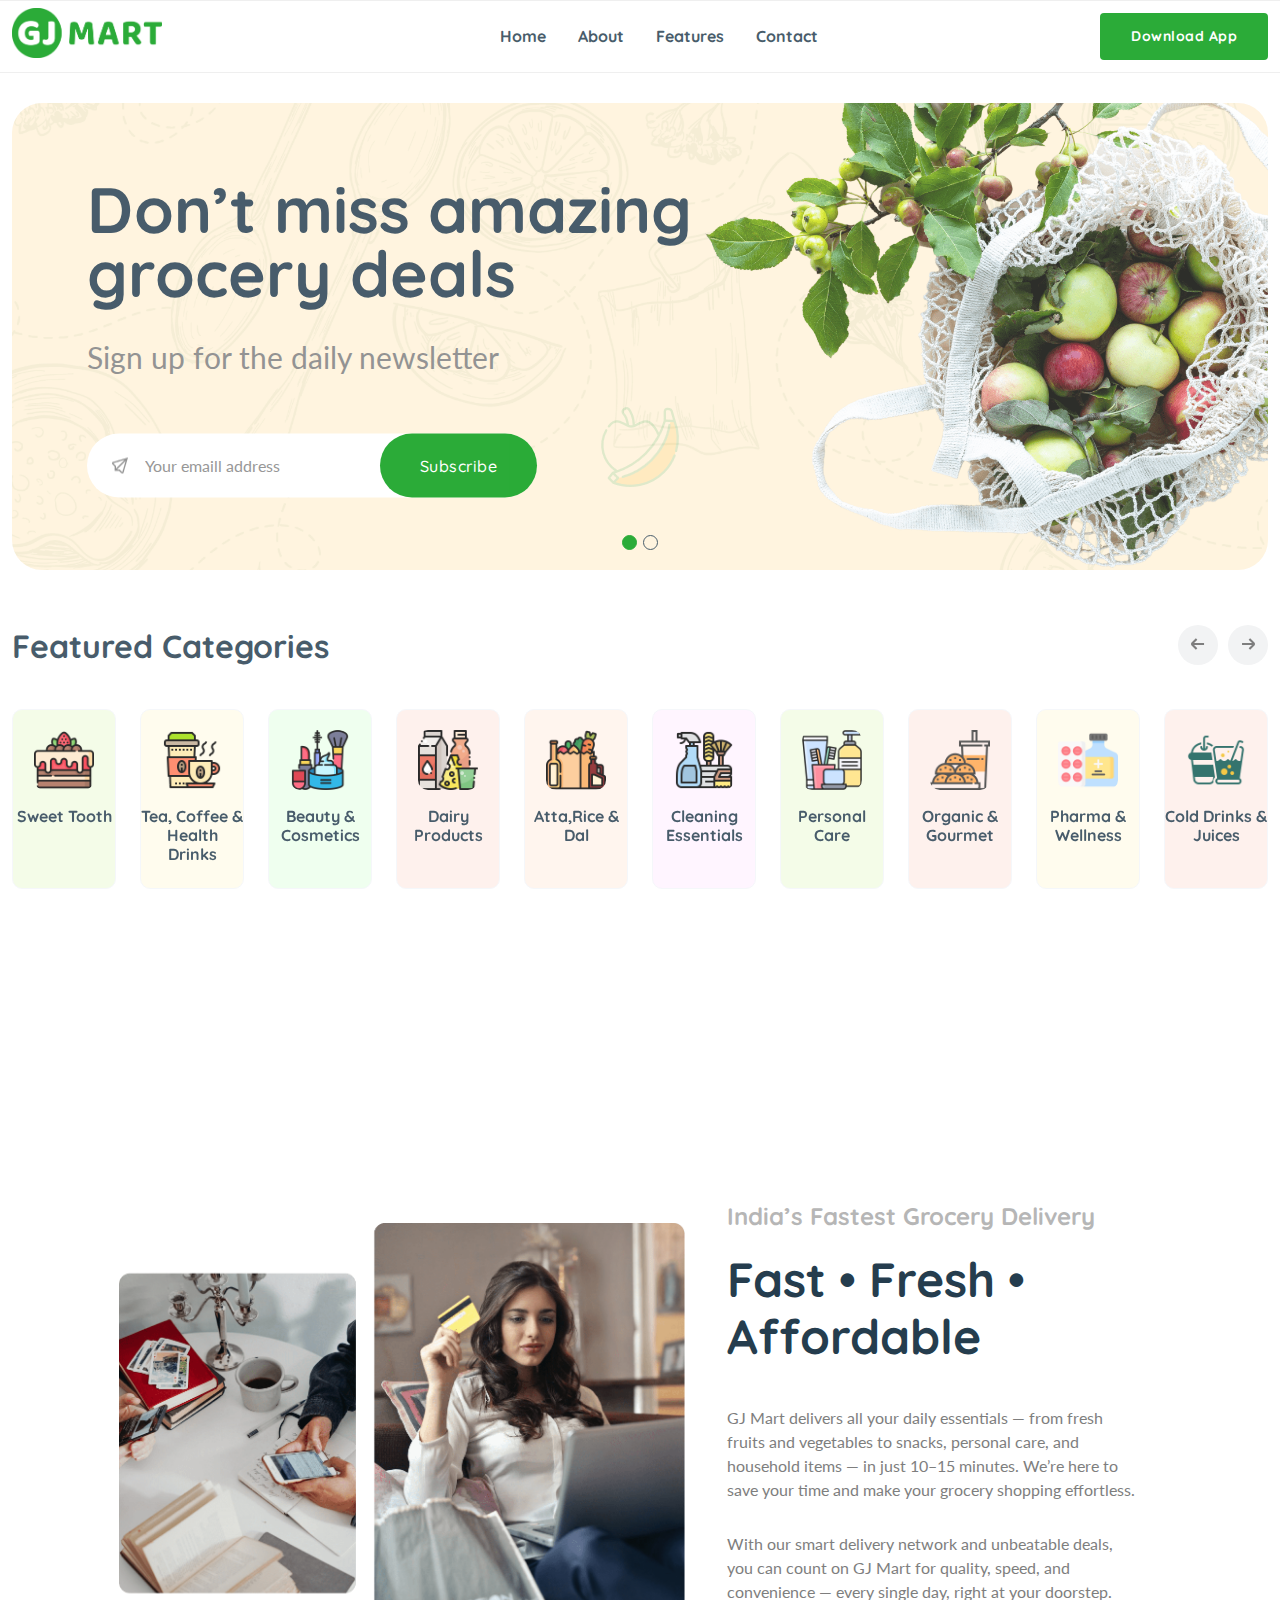
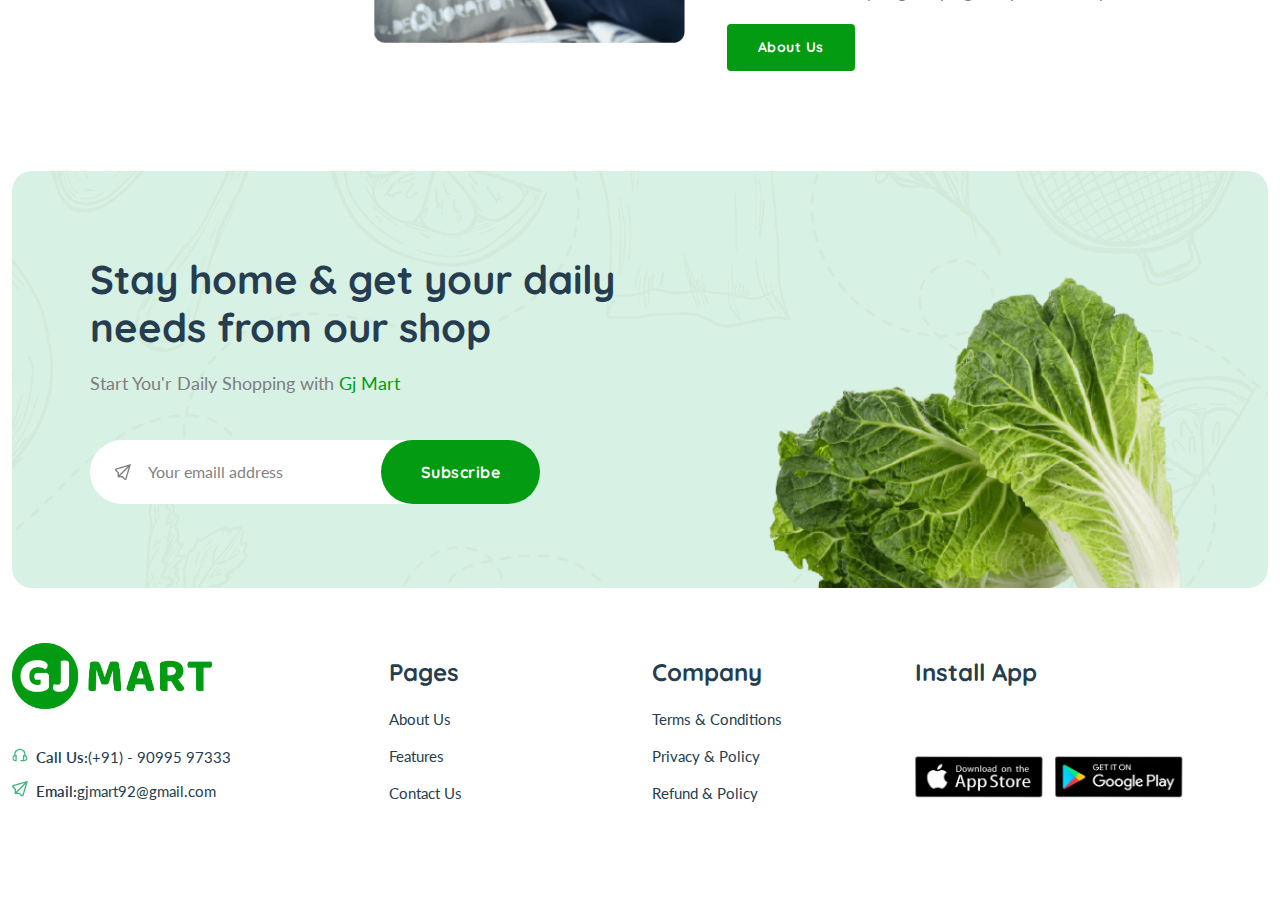
<file: index.html>
﻿<!DOCTYPE html>
<html class="no-js" lang="en">
<meta http-equiv="content-type" content="text/html;charset=utf-8" />
<head>
    <meta charset="utf-8">
    <title>GJMart - Fresh bhi Sasta bhi</title>
    <meta http-equiv="x-ua-compatible" content="ie=edge">
    <meta name="description" content="">
    <meta name="viewport" content="width=device-width, initial-scale=1">
    <meta property="og:title" content="">
    <meta property="og:type" content="">
    <meta property="og:url" content="">
    <meta property="og:image" content="">
    <!-- Favicon -->
    <link rel="shortcut icon" type="image/x-icon" href="assets/imgs/GJ MART ICON GJ.png">
    <!-- Template CSS -->
   
    <link rel="stylesheet" href="assets/css/main5103.css?v=6.0" />
    <link rel="stylesheet" href="assets/css/plugins/animate.min.css">
    <link rel="stylesheet" href="assets/css/main.css?v=6.1">
<style type="text/css">
@font-face {
  font-weight: 400;
  font-style:  normal;
  font-family: circular;

  src: url('chrome-extension://liecbddmkiiihnedobmlmillhodjkdmb/fonts/CircularXXWeb-Book.woff2') format('woff2');
}

@font-face {
  font-weight: 700;
  font-style:  normal;
  font-family: circular;

  src: url('chrome-extension://liecbddmkiiihnedobmlmillhodjkdmb/fonts/CircularXXWeb-Bold.woff2') format('woff2');
}</style></head>
<body>
   
    <header class="header-area header-style-1 header-height-2">
        <div class="header-bottom header-bottom-bg-color sticky-bar">
            <div class="container">
                <div class="header-wrap header-space-between position-relative">
                    <div class="logo logo-width-1 d-block ">
                        <a href="index.html"><img src="assets/imgs/logo.png" alt="logo" /></a>
                    </div>
                    <div class="header-nav d-none d-lg-flex">
                        <div class="main-menu main-menu-padding-1 main-menu-lh-2 d-none d-lg-block font-heading">
                            <nav>
                                <ul>
                                    <li>
                                        <a href="index.html">Home</a>
                                    </li>
                                    <li>
                                        <a href="about.html">About</a>
                                    </li>
                                    <li>
                                        <a href="features.html">Features</a>
                                    </li>
                                    <li>
                                        <a href="contact-us.html">Contact</a>
                                    </li>
                                </ul>
                            </nav>
                        </div>
                    </div>
                    <div class="hotline d-none d-lg-flex">
                        <a href="coming-soon.html" class="btn ">Download App <i class=""></i></a>
                    </div>
                    <div class="header-action-icon-2 d-block d-lg-none">
                        <div class="burger-icon burger-icon-white">
                            <span class="burger-icon-top"></span>
                            <span class="burger-icon-mid"></span>
                            <span class="burger-icon-bottom"></span>
                        </div>
                    </div>
                </div>
            </div>
        </div>
    </header>
    <div class="mobile-header-active mobile-header-wrapper-style">
        <div class="mobile-header-wrapper-inner">
            <div class="mobile-header-top">
                <div class="mobile-header-logo">
                    <a href="index.html"><img src="assets/imgs/logo.png" alt="logo" /></a>
                </div>
                <div class="mobile-menu-close close-style-wrap close-style-position-inherit">
                    <button class="close-style search-close">
                        <i class="icon-top"></i>
                        <i class="icon-bottom"></i>
                    </button>
                </div>
            </div>
            <div class="mobile-header-content-area">
                <div class="mobile-menu-wrap mobile-header-border">
                    <!-- mobile menu start -->
                    <nav>
                        <ul class="mobile-menu font-heading">
                            <li class="menu-item-has-children">
                                <a href="index.html">Home</a>
                            </li>
                            <li class="menu-item-has-children">
                                <a href="about.html">About</a>
                            </li>
                            <li class="menu-item-has-children">
                                <a href="features.html">Features</a>
                            </li>
                            <li class="menu-item-has-children">
                                <a href="contact-us.html">Contact</a>
                            </li>
                            
                        </ul>
                    </nav>
                    <!-- mobile menu end -->
                </div>
                
                <!-- <div class="mobile-social-icon mb-50 mt-15">
                    <h6 class="mb-15">Follow Us</h6>
                    <a href="#"><img src="assets/imgs/theme/icons/icon-facebook-white.svg" alt="" /></a>
                    <a href="#"><img src="assets/imgs/theme/icons/icon-twitter-white.svg" alt="" /></a>
                    <a href="#"><img src="assets/imgs/theme/icons/icon-instagram-white.svg" alt="" /></a>
                    <a href="#"><img src="assets/imgs/theme/icons/icon-pinterest-white.svg" alt="" /></a>
                    <a href="#"><img src="assets/imgs/theme/icons/icon-youtube-white.svg" alt="" /></a>
                </div> -->
                <div class="site-copyright">Copyright 2025 © GJ. All rights reserved. Powered by Cypersoft.</div>
            </div>
        </div>
    </div>
    <!--End header-->
    <main class="main">
        <section class="home-slider position-relative mb-30">
            <div class="container">
                <div class="home-slide-cover mt-30">
                    <div class="hero-slider-1 style-4 dot-style-1 dot-style-1-position-1">
                        <div class="single-hero-slider single-animation-wrap" style="background-image: url(assets/imgs/slider/slider-1.png)">
                            <div class="slider-content">
                                <h1 class="display-2 mb-40">
                                    Don’t miss amazing<br />
                                    grocery deals
                                </h1>
                                <p class="mb-65">Sign up for the daily newsletter</p>
                                <form class="form-subcriber d-flex">
                                    <input type="email" placeholder="Your emaill address" />
                                    <button class="btn" type="submit">Subscribe</button>
                                </form>
                            </div>
                        </div>
                        <div class="single-hero-slider single-animation-wrap" style="background-image: url(assets/imgs/slider/slider-2.png)">
                            <div class="slider-content">
                                <h1 class="display-2 mb-40">
                                    Fresh Vegetables<br />
                                    Big discount
                                </h1>
                                <p class="mb-65">Save up to 50% off on your first order</p>
                                <form class="form-subcriber d-flex">
                                    <input type="email" placeholder="Your emaill address" />
                                    <button class="btn" type="submit">Subscribe</button>
                                </form>
                            </div>
                        </div>
                    </div>
                    <div class="slider-arrow hero-slider-1-arrow"></div>
                </div>
            </div>
        </section>
        <!--End hero slider-->
        <section class="popular-categories section-padding">
            <div class="container wow animate__animated animate__fadeIn">
                <div class="section-title">
                    <div class="title">
                        <h3>Featured Categories</h3>
                        <!-- <ul class="list-inline nav nav-tabs links">
                            <li class="list-inline-item nav-item"><a class="nav-link" href="coming-soon.html">Cake & Milk</a></li>
                            <li class="list-inline-item nav-item"><a class="nav-link" href="coming-soon.html">Coffes & Teas</a></li>
                            <li class="list-inline-item nav-item"><a class="nav-link active" href="coming-soon.html">Pet Foods</a></li>
                            <li class="list-inline-item nav-item"><a class="nav-link" href="coming-soon.html">Vegetables</a></li>
                        </ul> -->
                    </div>
                    <div class="slider-arrow slider-arrow-2 flex-right carausel-10-columns-arrow" id="carausel-10-columns-arrows"></div>
                </div>
                <div class="carausel-10-columns-cover position-relative">
                    <div class="carausel-10-columns" id="carausel-10-columns">
                        <div class="card-2 bg-9 wow animate__animated animate__fadeInUp" data-wow-delay=".1s">
                            <figure class="img-hover-scale overflow-hidden">
                                <a href="coming-soon.html"><img src="assets/imgs/category-1.png" style="width: 60px;" alt="" /></a>
                            </figure>
                            <h6><a href="coming-soon.html">Sweet Tooth</a></h6>
                            <!-- <span>26 items</span> -->
                        </div>
                        <div class="card-2 bg-10 wow animate__animated animate__fadeInUp" data-wow-delay=".2s">
                            <figure class="img-hover-scale overflow-hidden">
                                <a href="coming-soon.html"><img src="assets/imgs/category-2.png" style="width: 60px;" alt="" /></a>
                            </figure>
                            <h6><a href="coming-soon.html">Tea, Coffee & Health Drinks</a></h6>
                            <!-- <span>28 items</span> -->
                        </div>
                        <div class="card-2 bg-11 wow animate__animated animate__fadeInUp" data-wow-delay=".3s">
                            <figure class="img-hover-scale overflow-hidden">
                                <a href="coming-soon.html"><img src="assets/imgs/category-3.png" style="width: 60px;" alt="" /></a>
                            </figure>
                            <h6><a href="coming-soon.html">Beauty & Cosmetics</a></h6>
                            <!-- <span>14 items</span> -->
                        </div>
                        <div class="card-2 bg-12 wow animate__animated animate__fadeInUp" data-wow-delay=".4s">
                            <figure class="img-hover-scale overflow-hidden">
                                <a href="coming-soon.html"><img src="assets/imgs/category-4.png" style="width: 60px;" alt="" /></a>
                            </figure>
                            <h6><a href="coming-soon.html">Dairy Products</a></h6>
                            <!-- <span>54 items</span> -->
                        </div>
                        <div class="card-2 bg-13 wow animate__animated animate__fadeInUp" data-wow-delay=".5s">
                            <figure class="img-hover-scale overflow-hidden">
                                <a href="coming-soon.html"><img src="assets/imgs/category-5.png" style="width: 60px;" alt="" /></a>
                            </figure>
                            <h6><a href="coming-soon.html">Atta,Rice & Dal</a></h6>
                            <!-- <span>56 items</span> -->
                        </div>
                        <div class="card-2 bg-14 wow animate__animated animate__fadeInUp" data-wow-delay=".6s">
                            <figure class="img-hover-scale overflow-hidden">
                                <a href="coming-soon.html"><img src="assets/imgs/category-6.png" style="width: 60px;" alt="" /></a>
                            </figure>
                            <h6><a href="coming-soon.html">Cleaning Essentials</a></h6>
                            <!-- <span>72 items</span> -->
                        </div>
                        <div class="card-2 bg-15 wow animate__animated animate__fadeInUp" data-wow-delay=".7s">
                            <figure class="img-hover-scale overflow-hidden">
                                <a href="coming-soon.html"><img src="assets/imgs/category-7.png" style="width: 60px;" alt="" /></a>
                            </figure>
                            <h6><a href="coming-soon.html">Personal Care</a></h6>
                            <!-- <span>36 items</span> -->
                        </div>
                        <div class="card-2 bg-12 wow animate__animated animate__fadeInUp" data-wow-delay=".8s">
                            <figure class="img-hover-scale overflow-hidden">
                                <a href="coming-soon.html"><img src="assets/imgs/category-8.png" style="width: 60px;" alt="" /></a>
                            </figure>
                            <h6><a href="coming-soon.html">Organic & Gourmet</a></h6>
                            <!-- <span>123 items</span> -->
                        </div>
                        <div class="card-2 bg-10 wow animate__animated animate__fadeInUp" data-wow-delay=".9s">
                            <figure class="img-hover-scale overflow-hidden">
                                <a href="coming-soon.html"><img src="assets/imgs/category-9.png" style="width: 60px;" alt="" /></a>
                            </figure>
                            <h6><a href="coming-soon.html">Pharma & Wellness</a></h6>
                            <!-- <span>34 items</span> -->
                        </div>
                        <div class="card-2 bg-12 wow animate__animated animate__fadeInUp" data-wow-delay="1s">
                            <figure class="img-hover-scale overflow-hidden">
                                <a href="coming-soon.html"><img src="assets/imgs/category-10.png" style="width: 60px;" alt="" /></a>
                            </figure>
                            <h6><a href="coming-soon.html">Cold Drinks & Juices</a></h6>
                            <!-- <span>89 items</span> -->
                        </div>
                        <div class="card-2 bg-11 wow animate__animated animate__fadeInUp" data-wow-delay="0s">
                            <figure class="img-hover-scale overflow-hidden">
                                <a href="coming-soon.html"><img src="assets/imgs/category-11.png" style="width: 60px;" alt="" /></a>
                            </figure>
                            <h6><a href="coming-soon.html">Bakery & Biscuits</a></h6>
                            <!-- <span>87 items</span> -->
                        </div>
                    </div>
                </div>
            </div>
        </section>
        <!--End category slider-->
        <section class="banners mb-25">
            <div class="container">
                <div class="row">
                    <div class="col-lg-4 col-md-6">
                        <div class="banner-img wow animate__animated animate__fadeInUp" data-wow-delay="0">
                            <img src="assets/imgs/banner/banner-1.png" alt="" />
                            <div class="banner-text">
                                <h4>
                                    Everyday Fresh & <br />Clean with Our<br />
                                    Products
                                </h4>
                                <a href="coming-soon.html" class="btn btn-xs">Shop Now <i class="fi-rs-arrow-small-right"></i></a>
                            </div>
                        </div>
                    </div>
                    <div class="col-lg-4 col-md-6">
                        <div class="banner-img wow animate__animated animate__fadeInUp" data-wow-delay=".2s">
                            <img src="assets/imgs/banner/banner-2.png" alt="" />
                            <div class="banner-text">
                                <h4>
                                    Make your Breakfast<br />
                                    Healthy and Easy
                                </h4>
                                <a href="coming-soon.html" class="btn btn-xs">Shop Now <i class="fi-rs-arrow-small-right"></i></a>
                            </div>
                        </div>
                    </div>
                    <div class="col-lg-4 d-md-none d-lg-flex">
                        <div class="banner-img mb-sm-0 wow animate__animated animate__fadeInUp" data-wow-delay=".4s">
                            <img src="assets/imgs/banner/banner-3.png" alt="" />
                            <div class="banner-text">
                                <h4>The best Organic <br />Products Online</h4>
                                <a href="coming-soon.html" class="btn btn-xs">Shop Now <i class="fi-rs-arrow-small-right"></i></a>
                            </div>
                        </div>
                    </div>
                </div>
            </div>
        </section>

        <section class="row align-items-center mb-50 col-xl-10 col-lg-12 m-auto mt-5">
                            <div class="row mb-50 align-items-center">
                                <div class="col-lg-7 pr-30">
                                    <img src="assets/imgs/page/about-5.png" alt="" class="mb-md-3 mb-lg-0 mb-sm-4" />
                                </div>
                                <div class="col-lg-5">
                                    <h4 class="mb-20 text-muted"> India’s Fastest Grocery Delivery</h4>
                                    <h1 class="heading-1 mb-40">Fast • Fresh • Affordable</h1>
                                    <p class="mb-30">GJ Mart delivers all your daily essentials — from fresh fruits and vegetables to snacks, personal care, and household items — in just 10–15 minutes. We’re here to save your time and make your grocery shopping effortless.</p>
                                    <p>With our smart delivery network and unbeatable deals, you can count on GJ Mart for quality, speed, and convenience — every single day, right at your doorstep.</p>
                                    <div class="hotline d-none d-lg-flex mt-20">
                                     <a href="about.html" class="btn ">About Us</a>
                                    </div>
                                </div>
                            </div>
                           
                        </section>
        
    </main>
     <footer class="main">
        <section class="newsletter mb-15">
            <div class="container">
                <div class="row">
                    <div class="col-lg-12">
                        <div class="position-relative newsletter-inner">
                            <div class="newsletter-content">
                                <h2 class="mb-20">
                                    Stay home & get your daily <br />
                                    needs from our shop
                                </h2>
                                <p class="mb-45">Start You'r Daily Shopping with <span class="text-brand">Gj Mart</span></p>
                                <form class="form-subcriber d-flex">
                                    <input type="email" placeholder="Your emaill address" />
                                    <button class="btn" type="submit">Subscribe</button>
                                </form>
                            </div>
                            <img src="assets/imgs/banner/banner-13.png" alt="newsletter" />
                        </div>
                    </div>
                </div>
            </div>
        </section>
      
        <section class="section-padding footer-mid">
            <div class="container pt-15 pb-20">
                <div class="row">
                    <div class="col">
                        <div class="widget-about font-md mb-md-3 mb-lg-3 mb-xl-0">
                            <div class="logo mb-30">
                                <a href="index.html" class="mb-15"><img src="assets/imgs/logo.png" width="200px" alt="logo" /></a>
                                <!-- <p class="font-lg text-heading">Awesome grocery store website template</p> -->
                            </div>
                            <ul class="contact-infor">
                                <!-- <li><img src="assets/imgs/theme/icons/icon-location.svg" alt="" /><strong>Address: </strong> <span>5171 W Campbell Ave undefined Kent, Utah 53127 United States</span></li> -->
                                <li><img src="assets/imgs/theme/icons/icon-contact.svg" alt="" /><strong>Call Us:</strong><span>(+91) - 90995 97333</span></li>
                                <li><img src="assets/imgs/theme/icons/icon-email-2.svg" alt="" /><strong>Email:</strong><span>gjmart92@gmail.com</span></li>
                                <!-- <li><img src="assets/imgs/theme/icons/icon-clock.svg" alt="" /><strong>Hours:</strong><span>10:00 - 18:00, Mon - Sat</span></li> -->
                            </ul>
                        </div>
                    </div>
                    <div class="footer-link-widget col-md-2">
                        <h4 class="widget-title">Pages</h4>
                        <ul class="footer-list mb-sm-5 mb-md-0">
                            <li><a href="about.html">About Us</a></li>
                            <li><a href="features.html">Features</a></li>
                            <li><a href="contact-us.html">Contact Us</a></li>
                            
                            
                        </ul>
                    </div>
                    
                    <div class="footer-link-widget col-md-2">
                        <h4 class="widget-title">Company</h4>
                        <ul class="footer-list mb-sm-5 mb-md-0">
                            <li><a href="terms-conditions.html">Terms &amp; Conditions</a></li>
                            <li><a href="privacy-policy.html">Privacy &amp; Policy</a></li>
                            <li><a href="refund-policy.html">Refund &amp; Policy</a></li>
                            
                        </ul>
                    </div>
                    <div class="footer-link-widget widget-install-app col">
                        <h4 class="widget-title">Install App</h4>
                        <p class="wow fadeIn animated">From App Store or Google Play</p>
                        <div class="download-app">
                            <a href="coming-soon.html" class="hover-up mb-sm-2 mb-lg-0"><img class="active" src="assets/imgs/theme/app-store.jpg" alt="" /></a>
                            <a href="coming-soon.html" class="hover-up mb-sm-2"><img src="assets/imgs/theme/google-play.jpg" alt="" /></a>
                        </div>
                        <!-- <p class="mb-20">Secured Payment Gateways</p> -->
                        <!-- <img class="wow fadeIn animated" src="assets/imgs/theme/payment-method.png" alt="" /> -->
                    </div>
                </div>
            </div>
        </section>
        <div class="container pb-30">
            <!-- <div class="row align-items-center">
                <div class="col-12 mb-30">
                    <div class="footer-bottom"></div>
                </div>
                <div class="col-xl-4 col-lg-6 col-md-6">
                    <p class="font-sm mb-0">&copy; 2025, <strong class="text-brand">Nest</strong> - HTML Ecommerce Template <br />All rights reserved</p>
                </div>
                <div class="col-xl-4 col-lg-6 text-center d-none d-xl-block">
                    <div class="hotline d-lg-inline-flex mr-30">
                        <img src="assets/imgs/theme/icons/phone-call.svg" alt="hotline" />
                        <p>1900 - 6666<span>Working 8:00 - 22:00</span></p>
                    </div>
                    <div class="hotline d-lg-inline-flex">
                        <img src="assets/imgs/theme/icons/phone-call.svg" alt="hotline" />
                        <p>1900 - 8888<span>24/7 Support Center</span></p>
                    </div>
                </div>
                <div class="col-xl-4 col-lg-6 col-md-6 text-end d-none d-md-block">
                    <div class="mobile-social-icon">
                        <h6>Follow Us</h6>
                        <a href="#"><img src="assets/imgs/theme/icons/icon-facebook-white.svg" alt="" /></a>
                        <a href="#"><img src="assets/imgs/theme/icons/icon-twitter-white.svg" alt="" /></a>
                        <a href="#"><img src="assets/imgs/theme/icons/icon-instagram-white.svg" alt="" /></a>
                        <a href="#"><img src="assets/imgs/theme/icons/icon-pinterest-white.svg" alt="" /></a>
                        <a href="#"><img src="assets/imgs/theme/icons/icon-youtube-white.svg" alt="" /></a>
                    </div>
                    <p class="font-sm">Up to 15% discount on your first subscribe</p>
                </div>
            </div> -->
        </div>
    </footer>
    <!-- Preloader Start -->
    <div id="preloader-active">
        <div class="preloader d-flex align-items-center justify-content-center">
            <div class="preloader-inner position-relative">
                <div class="text-center">
                    <img src="assets/imgs/theme/loading.gif" alt="" />
                </div>
            </div>
        </div>
    </div>
    <!-- Vendor JS-->
    <script src="assets/js/vendor/modernizr-3.6.0.min.js"></script>
    <script src="assets/js/vendor/jquery-3.6.0.min.js"></script>
    <script src="assets/js/vendor/jquery-migrate-3.3.0.min.js"></script>
    <script src="assets/js/vendor/bootstrap.bundle.min.js"></script>
    <script src="assets/js/plugins/slick.js"></script>
    <script src="assets/js/plugins/jquery.syotimer.min.js"></script>
    <script src="assets/js/plugins/waypoints.js"></script>
    <script src="assets/js/plugins/wow.js"></script>
    <script src="assets/js/plugins/perfect-scrollbar.js"></script>
    <script src="assets/js/plugins/magnific-popup.js"></script>
    <script src="assets/js/plugins/select2.min.js"></script>
    <script src="assets/js/plugins/counterup.js"></script>
    <script src="assets/js/plugins/jquery.countdown.min.js"></script>
    <script src="assets/js/plugins/images-loaded.js"></script>
    <script src="assets/js/plugins/isotope.js"></script>
    <script src="assets/js/plugins/scrollup.js"></script>
    <script src="assets/js/plugins/jquery.vticker-min.js"></script>
    <script src="assets/js/plugins/jquery.theia.sticky.js"></script>
    <script src="assets/js/plugins/jquery.elevatezoom.js"></script>
    <!-- Template  JS -->
    <script src="assets/js/main5103.js?v=6.0"></script>
    <script src="assets/js/shop5103.js?v=6.0"></script>
</body>

</html>
</file>
<file: assets/css/main5103.css>
/***
 Theme Name: Nest
 Description: Grocery, Super Market, eCommerce HTML Template
 Version: 6.0
 License: GNU General Public License v2 or later
 License URI: http://www.gnu.org/licenses/gpl-2.0.html
==============================
TABLE CONTENT
 Import Bunny Fonts
 Include Third Party CSS Library
 GENERAL
 HEADER
 Offcanvas Sidebar
 Search form
 Main header
 Mega menu
 Header layouts
 Page layouts
 Pagination
 Breadcrumb
 CATEGORY PAGES
 SINGLE POST
 Author box
 comment
 Post share social
 WP STYPE
 Custom amine
***/
@import url(https://fonts.bunny.net/css?family=lato:400,700,900|quicksand:400,500,600,700);
/*import vendors*/
@import url(vendors/normalize.css);
@import url(vendors/bootstrap.min.css);
@import url(vendors/uicons-regular-straight.css);
/*import plugins*/
@import url(plugins/magnific-popup.css);
@import url(plugins/select2.min.css);
@import url(plugins/slick.css);
@import url(plugins/perfect-scrollbar.css);
/*RESET*/
html, body, div, span, applet, object, iframe,
h1, h2, h3, h4, h5, h6, p, blockquote, pre,
a, abbr, acronym, address, big, cite, code,
del, dfn, em, img, ins, kbd, q, s, samp,
small, strike, strong, sub, sup, tt, var,
b, u, i, center,
dl, dt, dd, ol, ul, li,
fieldset, form, label, legend,
table, caption, tbody, tfoot, thead, tr, th, td,
article, aside, canvas, details, embed,
figure, figcaption, footer, header, hgroup,
menu, nav, output, ruby, section, summary,
time, mark, audio, video {
  margin: 0;
  padding: 0;
  border: 0;
  font-size: 100%;
  font: inherit;
  vertical-align: baseline;
}

thead {
  font-weight: 600;
}

article, aside, details, figcaption, figure,
footer, header, hgroup, menu, nav, section {
  display: block;
}

body {
  line-height: 1;
}

ol, ul {
  list-style: none;
}

blockquote, q {
  quotes: none;
}

blockquote:before, blockquote:after,
q:before, q:after {
  content: "";
  content: none;
}

table {
  border-collapse: collapse;
  border-spacing: 0;
}

img {
  max-width: 100%;
}

*:focus,
select:focus,
.custom-select:focus,
button:focus,
textarea:focus,
textarea.form-control:focus,
input.form-control:focus,
input[type=text]:focus,
input[type=password]:focus,
input[type=email]:focus,
input[type=number]:focus,
[type=text].form-control:focus,
[type=password].form-control:focus,
[type=email].form-control:focus,
[type=tel].form-control:focus,
[contenteditable].form-control:focus {
  outline: none !important;
  box-shadow: none;
}

input:focus::-moz-placeholder {
  opacity: 0;
  -moz-transition: 0.4s;
  transition: 0.4s;
}

a {
  color: #029b11;
}
a:hover {
  color: #FDC040;
}

li.hr span {
  width: 100%;
  height: 1px;
  background-color: #e4e4e4;
  margin: 20px 0;
  display: block;
}

/*--- Common Classes---------------------*/
::-moz-selection {
  background: #029b11; /* WebKit/Blink Browsers */
  color: #fff;
}
::selection {
  background: #029b11; /* WebKit/Blink Browsers */
  color: #fff;
}

::-moz-selection {
  background: #029b11; /* Gecko Browsers */
  color: #fff;
}

::-moz-placeholder {
  color: #838383;
}

::placeholder {
  color: #838383;
}

.fix {
  overflow: hidden;
}

.hidden {
  display: none;
}

.clear {
  clear: both;
}

.section {
  float: left;
  width: 100%;
}

.f-right {
  float: right;
}

.capitalize {
  text-transform: capitalize;
}

.uppercase {
  text-transform: uppercase;
}

.bg-img {
  background-position: center center;
  background-size: cover;
}

.position-relative {
  position: relative;
}

.height-100vh {
  height: 100vh !important;
}

*:focus,
select:focus,
.custom-select:focus,
button:focus,
textarea:focus,
textarea.form-control:focus,
input.form-control:focus,
input[type=text]:focus,
input[type=password]:focus,
input[type=email]:focus,
input[type=number]:focus,
[type=text].form-control:focus,
[type=password].form-control:focus,
[type=email].form-control:focus,
[type=tel].form-control:focus,
[contenteditable].form-control:focus {
  outline: none !important;
  box-shadow: none;
}

.bg-grey-9 {
  background-color: #f4f5f9;
}

.border-radius {
  border-radius: 4px;
}

.border-radius-5 {
  border-radius: 5px;
}

.border-radius-10 {
  border-radius: 10px;
}

.border-radius-15 {
  border-radius: 15px;
}

.border-radius-20 {
  border-radius: 20px;
}

.img-hover-scale img {
  transition: transform 0.5s;
}
.img-hover-scale:hover img {
  transform: scale(1.05);
  transition: transform 0.5s;
}

.hover-up {
  transition: all 0.25s cubic-bezier(0.02, 0.01, 0.47, 1);
}
.hover-up:hover {
  transform: translateY(-5px);
  transition: all 0.25s cubic-bezier(0.02, 0.01, 0.47, 1);
}

.text-brand {
  color: #029b11 !important;
}

.text-brand-2 {
  color: #FDC040 !important;
}

.text-primary {
  color: #5a97fa !important;
}

.text-warning {
  color: #ff9900 !important;
}

.text-danger {
  color: #FD6E6E !important;
}

.text-success {
  color: #81B13D !important;
}

.text-info {
  color: #2cc1d8 !important;
}

.text-grey-4 {
  color: #adadad !important;
}

.text-muted {
  color: #B6B6B6 !important;
}

.text-7 {
  color: #d77f7a !important;
}

.text-8 {
  color: #63a2c1 !important;
}

.text-white {
  color: #fff !important;
}

.text-grey-5, .text-grey-5 a, .text-hover-grey-5:hover {
  color: #a2a2a2 !important;
}

.bg-brand {
  background-color: #029b11 !important;
}

.bg-primary {
  background-color: #5a97fa !important;
}

.bg-warning {
  background-color: #ff9900 !important;
}

.bg-danger {
  background-color: #FD6E6E !important;
}

.bg-success {
  background-color: #81B13D !important;
}

.bg-info {
  background-color: #2cc1d8 !important;
}

.bg-grey-4 {
  background-color: #adadad !important;
}

.bg-1 {
  background-color: #fddde4 !important;
}

.bg-2 {
  background-color: #cdebbc !important;
}

.bg-3 {
  background-color: #d1e8f2 !important;
}

.bg-4 {
  background-color: #cdd4f8 !important;
}

.bg-5 {
  background-color: #f6dbf6 !important;
}

.bg-6 {
  background-color: #fff2e5 !important;
}

.bg-7 {
  background-color: #d77f7a !important;
}

.bg-8 {
  background-color: #63a2c1 !important;
}

.bg-9 {
  background-color: #F2FCE4 !important;
}

.bg-10 {
  background-color: #FFFCEB !important;
}

.bg-11 {
  background-color: #ECFFEC !important;
}

.bg-12 {
  background-color: #FEEFEA !important;
}

.bg-13 {
  background-color: #FFF3EB !important;
}

.bg-14 {
  background-color: #FFF3FF !important;
}

.bg-15 {
  background-color: #F2FCE4 !important;
}

.bg-grey-9 {
  background-color: #f4f5f9 !important;
}

.font-xs {
  font-size: 13px;
}

.div-center {
  position: absolute;
  left: 50%;
  transform: translateX(-50%);
}

.bg-grey-1 {
  background: #fafbfc;
}

.box-shadow-none {
  box-shadow: none !important;
}

.flex-horizontal-center {
  display: flex;
  align-items: center;
}

.w-36px {
  max-width: 36px;
}

.border {
  border: 1px solid #ececec !important;
}

.box-shadow-outer-6 {
  box-shadow: 20px 20px 54px rgba(0, 0, 0, 0.03);
}
.box-shadow-outer-6:hover {
  box-shadow: 20px 20px 54px rgba(0, 0, 0, 0.05);
}

.box-shadow-outer-7 {
  box-shadow: 0 0 11px 0 rgba(78, 42, 222, 0.03), 0 8px 16px 0 rgba(78, 42, 222, 0.08);
}
.box-shadow-outer-7:hover {
  box-shadow: 0 0 14px 0 rgba(78, 42, 222, 0.03), 0 8px 18px 0 rgba(78, 42, 222, 0.09);
}

.box-shadow-outer-3, .box-hover-shadow-outer-3:hover {
  box-shadow: 0 5px 16px 0 rgba(118, 126, 173, 0.09);
}

/*****************************
*********  BORDER  *****
******************************/
.border-1 {
  border-width: 1px !important;
}

.border-2 {
  border-width: 2px !important;
}

.border-3 {
  border-width: 3px !important;
}

.border-dotted {
  border-style: dotted !important;
}

.border-solid {
  border-style: solid !important;
}

.border-double {
  border-style: double !important;
}

.border-dashed {
  border-style: dashed !important;
}

.border-brand {
  border-color: #029b11 !important;
}

.border-muted {
  border-color: #f7f8f9;
}

.section-border {
  border-top: 1px solid #e6e9ec;
  border-bottom: 1px solid #e6e9ec;
}

.border-color-1 {
  border-color: #e0dede;
}

.list-insider li {
  list-style: inside;
}

a,
button,
img,
input,
span,
h4 {
  transition: all 0.3s ease 0s;
}

@keyframes slideleft {
  10% {
    opacity: 0;
    transform: scale(0);
    right: 0;
  }
  50% {
    opacity: 1;
    transform: scale(1);
  }
  90% {
    opacity: 0;
    transform: scale(0);
    right: 100%;
  }
}
[data-loader=spinner] {
  width: 35px;
  height: 35px;
  display: inline-block;
  animation: spinner 1.2s infinite ease-in-out;
  background: url(../imgs/favicon.svg);
  box-shadow: 0 0 10px #fff;
}
@keyframes spinner {
  0% {
    transform: perspective(120px) rotateX(0) rotateY(0);
  }
  50% {
    transform: perspective(120px) rotateX(-180deg) rotateY(0);
  }
  100% {
    transform: perspective(120px) rotateX(-180deg) rotateY(-180deg);
  }
}
@keyframes shadow-pulse {
  0% {
    box-shadow: 0 0 0 0px rgba(239, 63, 72, 0.8);
  }
  100% {
    box-shadow: 0 0 0 5px rgba(0, 0, 0, 0);
  }
}
@keyframes shadow-pulse-big {
  0% {
    box-shadow: 0 0 0 0px rgba(239, 63, 72, 0.1);
  }
  100% {
    box-shadow: 0 0 0 20px rgba(0, 0, 0, 0);
  }
}
@keyframes jump {
  0% {
    transform: translate3d(0, 20%, 0);
  }
  100% {
    transform: translate3d(0, 0, 0);
  }
}
.jump {
  transform-origin: 0;
  animation: jump 0.5s linear alternate infinite;
}

/*TYPOGRAPHY*/
body {
  color: #7E7E7E;
  font-family: "Lato", sans-serif;
  font-size: 14px;
  line-height: 24px;
  font-style: normal;
  font-weight: 400;
}

h1,
h2,
h3,
h4,
h5,
h6,
.font-heading,
.display-1,
.display-2,
.heading-sm-1 {
  font-family: "Quicksand", sans-serif;
  color: #253D4E;
  font-weight: 700;
  line-height: 1.2;
}

h1 {
  font-size: 48px;
}

h2 {
  font-size: 40px;
}

h3 {
  font-size: 32px;
}

h4 {
  font-size: 24px;
}

h5 {
  font-size: 20px;
}

h6 {
  font-size: 16px;
}

.display-1 {
  font-size: 96px;
  line-height: 1;
}

.display-2 {
  font-size: 72px;
  line-height: 1;
}

.heading-sm-1 {
  font-size: 14px;
}

p {
  font-size: 1rem;
  font-weight: 400;
  line-height: 24px;
  margin-bottom: 5px;
  color: #7E7E7E;
}

.text-heading {
  color: #253D4E;
}

p:last-child {
  margin-bottom: 0;
}

.font-weight-bold {
  font-weight: 700;
}

a,
button {
  text-decoration: none;
  cursor: pointer;
}

b {
  font-weight: 500;
}

strong,
.fw-600 {
  font-weight: 600;
}

.fw-900 {
  font-weight: 900;
}

.fw-300 {
  font-weight: 300;
}

.section-title {
  display: flex;
  align-items: end;
  margin-bottom: 44px;
  position: relative;
  justify-content: space-between;
}
.section-title .title {
  display: flex;
  flex-flow: row;
  align-items: flex-end;
}
.section-title h3 {
  font-weight: 700;
  font-size: 32px;
  margin-right: 30px;
}
.section-title a.show-all {
  font-size: 16px;
  color: #7E7E7E;
}
.section-title a.show-all:hover {
  color: #029b11;
}
.section-title a.show-all i {
  font-size: 12px;
  margin-left: 5px;
}
.section-title.style-1 {
  position: relative;
  border-bottom: 1px solid #ececec;
  padding-bottom: 20px;
  font-size: 24px;
}
.section-title.style-1::after {
  content: "";
  width: 80px;
  height: 2px;
  position: absolute;
  bottom: 0;
  left: 0;
  background-color: #BCE3C9;
}
.section-title span {
  color: #029b11;
}

h5.widget-title {
  font-size: 18px;
  font-weight: 600;
}

.title.style-3 {
  background-image: url(../imgs/theme/wave.png);
  background-position: center bottom;
  background-repeat: no-repeat;
  padding-bottom: 25px;
}

.text-body {
  color: #7E7E7E !important;
}

.font-xxs {
  font-size: 12px;
}

.font-xs {
  font-size: 13px;
}

.font-sm {
  font-size: 14px;
}

.font-md {
  font-size: 16px;
}

.font-lg {
  font-size: 17px;
}

.font-xl {
  font-size: 19px;
}

.font-xxl {
  font-size: 58px;
}

.text-hot {
  color: #f74b81;
}

.text-new {
  color: #55bb90;
}

.text-sale {
  color: #67bcee;
}

.text-best {
  color: #f59758;
}

.text-style-1 {
  position: relative;
}
.text-style-1::after {
  content: "";
  background-color: #ffdabf;
  height: 20%;
  width: 110%;
  display: block;
  position: absolute;
  bottom: 20%;
  left: -5%;
  z-index: -1;
  opacity: 0.8;
  transition: transform 0.5s;
}
.text-style-1:hover::after {
  height: 30%;
  transition: transform 0.5s;
}

.fw-700 {
  font-weight: 700;
}

/*COMPONENTS -> BUTTONS*/
.btn-default {
  color: #fff;
  background-color: #029b11;
  border-radius: 50px;
  padding: 13px 28px;
  font-family: "Quicksand", sans-serif;
}
.btn-default i {
  font-weight: 400;
  font-size: 12px;
  margin-left: 10px;
  transition-duration: 0.2s;
}
.btn-default:hover i {
  margin-left: 15px;
  transition-duration: 0.2s;
}

.btn-lg {
  padding: 13px 28px;
  font-size: 16px;
}

.btn-sm {
  padding: 8px 18px !important;
  font-size: 12px;
}

.btn-md {
  padding: 10px 24px !important;
  font-size: 12px;
}

.btn-outline {
  background-color: transparent !important;
}

.btn-check:focus + .btn, .btn:focus {
  outline: 0;
  box-shadow: none !important;
}

.btn {
  font-family: "Quicksand", sans-serif;
}
.btn:hover {
  color: #fff;
}

.btn-shadow-brand {
  box-shadow: 0 2px 6px 0 rgba(88, 151, 251, 0.16);
  border: 1px solid #f7f8f9;
}
.btn-shadow-brand:hover {
  border: 1px solid #029b11;
}

.btn-brand {
  background-color: #029b11;
  border-color: #029b11;
}

.btn-heading, button.btn-heading[type=submit] {
  background-color: #253D4E;
  border-color: #253D4E;
  font-weight: 700;
  border: 0;
}

button.submit, button[type=submit] {
  font-size: 16px;
  font-weight: 500;
  padding: 15px 40px;
  color: #ffffff;
  border: none;
  background-color: #029b11;
  border: 1px solid #29A56C;
  border-radius: 10px;
}
button.submit:hover, button[type=submit]:hover {
  background-color: #29A56C !important;
}

.btn-brand:hover {
  background-color: #29A56C !important;
}

.btn-login {
  font-weight: 13px;
}
.btn-login .btn {
  min-width: unset;
}
.btn-login li {
  margin: 0px 5px 0;
  display: inline-block;
}
.btn-login li a {
  border-radius: 5px;
  padding: 15px 25px;
  color: #fff;
  display: block;
  line-height: 1;
  text-transform: none;
  letter-spacing: 0;
  font-size: 14px;
}

.btn, .button {
  display: inline-block;
  border: 1px solid transparent;
  font-size: 14px;
  font-weight: 700;
  padding: 12px 30px;
  border-radius: 4px;
  color: #fff;
  border: 1px solid transparent;
  background-color: #029b11;
  cursor: pointer;
  transition: all 300ms linear 0s;
  letter-spacing: 0.5px;
}
.btn:hover, .button:hover {
  background-color: #FDC040;
}
.btn.btn-sm, .button.btn-sm {
  padding: 8px 18px;
  font-size: 12px;
  text-transform: none;
  line-height: 1.8;
}
.btn.btn-xs, .button.btn-xs {
  padding: 7px 8px 7px 12px;
  font-size: 12px;
  text-transform: none;
  display: inline-flex;
  flex-wrap: wrap;
  line-height: 1.3;
}
.btn.btn-xs i, .button.btn-xs i {
  font-size: 14px !important;
  line-height: 0;
}
.btn.btn-rounded, .button.btn-rounded {
  border-radius: 50px;
}
.btn.btn-secondary, .button.btn-secondary {
  background-color: #3e5379;
  border-color: #3e5379;
}
.btn.btn-facebook, .button.btn-facebook {
  background: #3b5998;
  border-color: #3b5998;
}
.btn.btn-google, .button.btn-google {
  background: #d85040;
  border-color: #d85040;
}
.btn.btn-brush, .button.btn-brush {
  background-color: transparent;
  color: #029b11;
  border: 0;
  padding: 14px 80px 14px 65px;
  background-repeat: no-repeat;
  font-family: "Quicksand", sans-serif;
}
.btn.btn-brush i, .button.btn-brush i {
  margin: 3px 0 0 5px;
}
.btn.btn-brush.btn-brush-1, .button.btn-brush.btn-brush-1 {
  background-image: url(../imgs/theme/btn-brush-bg-1.png);
}
.btn.btn-brush.btn-brush-2, .button.btn-brush.btn-brush-2 {
  background-image: url(../imgs/theme/btn-brush-bg-2.png);
}
.btn.btn-brush.btn-brush-3, .button.btn-brush.btn-brush-3 {
  background-image: url(../imgs/theme/btn-brush-bg-3.png);
}

.comments-area .btn-reply {
  display: flex !important;
  align-content: center;
  align-items: center;
}
.comments-area .btn-reply i {
  margin-left: 5px;
  font-size: 12px;
}

.tags .btn, .tags .button {
  border-radius: 4px;
  float: left;
}

/*COMPONENTS -> FORM*/
input:-moz-placeholder,
textarea:-moz-placeholder {
  opacity: 1;
}

input::-webkit-input-placeholder,
textarea::-webkit-input-placeholder {
  opacity: 1;
}

input::-moz-placeholder,
textarea::-moz-placeholder {
  opacity: 1;
}

input:-ms-input-placeholder,
textarea:-ms-input-placeholder {
  opacity: 1;
}

input {
  border: 1px solid #ececec;
  border-radius: 10px;
  height: 64px;
  box-shadow: none;
  padding-left: 20px;
  font-size: 16px;
  width: 100%;
}
input:focus {
  background: transparent;
  border: 1px solid #BCE3C9;
}
input.square {
  border-radius: 0;
}
input.coupon {
  height: 47px;
}

select {
  width: 100%;
  background: transparent;
  border: 0px solid #ececec;
  box-shadow: none;
  font-size: 16px;
  color: #7E7E7E;
}

option {
  background: #fff;
  border: 0px solid #626262;
  padding-left: 10px;
  font-size: 16px;
}

textarea {
  border: 1px solid #ececec;
  border-radius: 10px;
  height: 50px;
  box-shadow: none;
  padding: 10px 10px 10px 20px;
  font-size: 16px;
  width: 100%;
  min-height: 200px;
}
textarea:focus {
  background: transparent;
  border: 1px solid #BCE3C9;
}

.select2-container--default .select2-selection--single {
  background-color: #fff;
  border-bottom: 3px solid #414648;
  border-radius: 0;
  border-right: 0;
  height: 50px;
  padding-left: 0;
  border-top: 0;
  border-left: 0;
  font-weight: bold;
}
.select2-container--default .select2-selection--single .select2-selection__rendered {
  line-height: 50px;
  font-size: 14px;
  padding: 0;
  font-family: "Quicksand", sans-serif;
  color: #253D4E;
}
.select2-container--default .select2-selection--single .select2-selection__arrow {
  height: 26px;
  position: absolute;
  top: 12px;
  right: 15px;
  width: 20px;
}

.custom_select {
  position: relative;
  width: 100%;
}
.custom_select .select2-container {
  max-width: 155px;
}
.custom_select .nice-select {
  width: 100%;
  margin-bottom: 1rem;
}
.custom_select .select2-container--default .select2-selection--single {
  border: 1px solid #ececec;
  border-radius: 4px;
  height: 50px;
  line-height: 50px;
  padding-left: 20px;
  font-size: 14px;
}
.custom_select .select2-container--default .select2-selection--single .select2-selection__rendered {
  line-height: 50px;
  font-size: 14px;
  padding-left: 0;
}
.custom_select .select2-container--default .select2-selection--single .select2-selection__arrow {
  top: 9px;
  right: 14px;
}

.select2-dropdown {
  border: 1px solid #ececec;
  border-radius: 0 0 4px 4px;
  padding: 15px;
  min-width: 220px;
}
.select2-dropdown .select2-search--dropdown {
  padding: 0;
}
.select2-dropdown .select2-search--dropdown .select2-search__field {
  border: 1px solid #BCE3C9;
  margin-bottom: 15px;
  border-radius: 5px;
  height: 40px;
  padding-left: 20px;
}

.select2-container--open .select2-dropdown--below {
  border-top: none;
  border-top-left-radius: 5px;
  border-top-right-radius: 5px;
}

.select2-results__options::-webkit-scrollbar {
  width: 16px;
  background-clip: padding-box;
}

.select2-results__options::-webkit-scrollbar-track {
  background-color: #F4F4F4;
  height: 8px;
  background-clip: padding-box;
  border-right: 10px solid rgba(0, 0, 0, 0);
  border-top: 10px solid rgba(0, 0, 0, 0);
  border-bottom: 10px solid rgba(0, 0, 0, 0);
}

.select2-results__options::-webkit-scrollbar-thumb {
  background-clip: padding-box;
  background-color: #d1d1d1;
  border-right: 10px solid rgba(0, 0, 0, 0);
  border-top: 10px solid rgba(0, 0, 0, 0);
  border-bottom: 10px solid rgba(0, 0, 0, 0);
}

.select2-results__options::-webkit-scrollbar-button {
  display: none;
}

.select2-container--default .select2-results > .select2-results__options {
  max-height: 200px;
  overflow-y: auto;
  scrollbar-width: thin;
}

.select2-container--default .select2-results__option[aria-selected=true] {
  background-color: #ececec;
  color: unset;
}

.select2-container {
  max-width: 135px;
}

/*contact form*/
.contact-from-area .contact-form-style button {
  font-size: 17px;
  font-weight: 500;
  padding: 20px 40px;
  color: #ffffff;
  border: none;
  background-color: #253D4E;
  border-radius: 10px;
  font-family: "Quicksand", sans-serif;
}
.contact-from-area .contact-form-style button:hover {
  background-color: #029b11 !important;
}

.form-group {
  margin-bottom: 1rem;
}
.form-group input {
  background: #fff;
  border: 1px solid #ececec;
  height: 64px;
  box-shadow: none;
  padding-left: 20px;
  font-size: 16px;
  width: 100%;
}
.form-group input:focus {
  background: transparent;
  border-color: #BCE3C9;
}

label {
  margin-bottom: 5px;
}

.security-code {
  display: inline-block;
  border-radius: 10px;
  height: 64px;
  line-height: 64px;
  padding: 0 40px;
  font-size: 24px;
  font-weight: bold;
  background: #BCE3C9;
}
.security-code b {
  font-size: 24px;
  font-weight: bold;
}

.custome-radio .form-check-label,
.custome-checkbox .form-check-label {
  position: relative;
  cursor: pointer;
}

.custome-checkbox .form-check-label {
  position: relative;
  cursor: pointer;
  color: #687188;
  padding: 0;
  vertical-align: middle;
}
.custome-checkbox .form-check-label::before {
  content: "";
  border: 2px solid #ced4da;
  height: 17px;
  width: 17px;
  margin: 0px 8px 0 0;
  display: inline-block;
  vertical-align: middle;
  border-radius: 2px;
}
.custome-checkbox .form-check-label span {
  vertical-align: middle;
}
.custome-checkbox input[type=checkbox]:checked + .form-check-label::after {
  opacity: 1;
}
.custome-checkbox input[type=checkbox] + .form-check-label::after {
  content: "";
  width: 11px;
  position: absolute;
  top: 50%;
  left: 3px;
  opacity: 0;
  height: 6px;
  border-left: 2px solid #fff;
  border-bottom: 2px solid #fff;
  transform: translateY(-65%) rotate(-45deg);
}

.custome-radio .form-check-input,
.custome-checkbox .form-check-input {
  display: none;
}

.login_footer {
  margin-bottom: 20px;
  margin-top: 5px;
  display: flex;
  align-items: center;
  justify-content: space-between;
  width: 100%;
}

.custome-checkbox input[type=checkbox]:checked + .form-check-label::before {
  background-color: #029b11;
  border-color: #029b11;
}
.custome-checkbox input[type=checkbox]:checked + .form-check-label::after {
  opacity: 1;
}

.divider-text-center {
  text-align: center;
  position: relative;
}
.divider-text-center::before {
  content: "";
  position: absolute;
  left: 0;
  top: 50%;
  right: 0;
  border-top: 1px solid #ddd;
  transform: translateY(-50%);
}
.divider-text-center span {
  background-color: #fff;
  padding: 0 15px;
  position: relative;
  text-transform: uppercase;
}

/*comment*/
.comments-area {
  background: transparent;
  border-top: 1px solid #ececec;
  padding: 45px 0;
  margin-top: 50px;
}
.comments-area h5 {
  font-size: 16px;
  margin-bottom: 0px;
}
.comments-area .comment-list {
  padding-bottom: 48px;
}
.comments-area .comment-list:last-child {
  padding-bottom: 0px;
}
.comments-area .comment-list.left-padding {
  padding-left: 25px;
}
.comments-area .comment-list .single-comment {
  margin: 0 0 15px 0;
  border: 1px solid #f2f2f2;
  border-radius: 15px;
  padding: 20px;
  transition: 0.2s;
}
.comments-area .comment-list .single-comment:not(:last-child) {
  border-bottom: 1px solid #ececec;
}
.comments-area .comment-list .single-comment img {
  min-width: 80px;
  max-width: 80px;
}
.comments-area .comment-list .single-comment .reply {
  opacity: 0;
  transition: 0.2s;
}
.comments-area .comment-list .single-comment:hover {
  transform: translateY(-5px);
  transition: 0.2s;
}
.comments-area .comment-list .single-comment:hover .reply {
  opacity: 1;
  transition: 0.2s;
}
.comments-area p {
  font-size: 16px !important;
}
.comments-area .thumb {
  margin-right: 20px;
}
.comments-area .thumb img {
  width: 70px;
  border-radius: 50%;
}
.comments-area .date {
  font-size: 14px;
  color: #999999;
  margin-bottom: 0;
  margin-left: 20px;
}
.comments-area .comment {
  margin-bottom: 10px;
  color: #777777;
  font-size: 15px;
}
.comments-area .btn-reply {
  background-color: transparent;
  color: #888888;
  padding: 5px 18px;
  font-size: 14px;
  display: block;
  font-weight: 400;
}
.comments-area.style-2 {
  border: 0;
  margin-top: 0;
  padding: 25px 0;
}

.comments-area h4 {
  margin-bottom: 35px;
  color: #2a2a2a;
  font-size: 18px;
}

.comment-form .email {
  padding-right: 0px;
}

.form-control {
  border: 1px solid #f0e9ff;
  border-radius: 10px;
  height: 48px;
  padding-left: 18px;
  font-size: 16px;
  background: transparent;
}

.comment-form {
  padding-top: 45px;
  margin-bottom: 20px;
}
.comment-form .form-group {
  margin-bottom: 20px;
}
.comment-form textarea {
  min-height: 200px;
  padding-top: 15px;
}
.comment-form textarea:focus {
  background: transparent;
  outline: none !important;
  box-shadow: none;
  border-color: #BCE3C9;
}

.form-control:focus {
  outline: 0;
  box-shadow: none;
}
.form-control::-moz-placeholder {
  font-weight: 300;
  color: #999999;
  color: #777777;
}
.form-control::placeholder {
  font-weight: 300;
  color: #999999;
  color: #777777;
}

.nice-select .list {
  width: 100%;
}

.button-contactForm {
  background: #029b11;
  color: #fff;
  border-color: #029b11;
  padding: 12px 25px;
}

.search-form form {
  position: relative;
}
.search-form form input {
  transition: all 0.25s cubic-bezier(0.645, 0.045, 0.355, 1);
}
.search-form form button {
  position: absolute;
  top: 50%;
  transform: translateY(-50%);
  right: 0;
  border: none;
  font-size: 20px;
  height: 100%;
  padding: 0 24px;
  background-color: transparent;
  color: #242424;
}
.search-form form button:hover {
  color: #fff;
}

input.qty-val {
  border: 0;
  border-radius: 0;
  height: unset;
  padding: 0 !important;
}

/*COMPONENTS -> SLIDER*/
.single-animation-wrap.slick-active .slider-animated-1 h1 {
  animation-delay: 1.4s;
  animation-name: fadeInUp;
}
.single-animation-wrap.slick-active .slider-animated-1 h2 {
  animation-delay: 1.2s;
  animation-name: fadeInUp;
}
.single-animation-wrap.slick-active .slider-animated-1 h3 {
  animation-delay: 1s;
  animation-name: fadeInUp;
}
.single-animation-wrap.slick-active .slider-animated-1 h4 {
  animation-delay: 1s;
  animation-name: fadeInUp;
}
.single-animation-wrap.slick-active .slider-animated-1 span {
  animation-delay: 0.5s;
  animation-name: fadeInUp;
}
.single-animation-wrap.slick-active .slider-animated-1 p {
  animation-delay: 1.7s;
  animation-name: fadeInUp;
}
.single-animation-wrap.slick-active .slider-animated-1 a.btn {
  animation-delay: 2s;
  animation-name: fadeInUp;
}
.single-animation-wrap.slick-active .slider-animated-1.slider-product-price {
  animation-delay: 1.2s;
  animation-name: flipInY;
}
.single-animation-wrap.slick-active .slider-animated-1 .single-slider-img img {
  animation-delay: 1.5s;
  animation-name: fadeInUp;
}

.single-animation-wrap.slick-active .slider-animated-1 .slider-product-offer-wrap,
.single-animation-wrap.slick-active .slider-animated-1 .slider-product-offer-wrap-2 {
  animation-delay: 1s;
  animation-name: fadeInUp;
}

.hero-slider-1 {
  position: relative;
}
.hero-slider-1 .single-hero-slider {
  height: 538px;
  border-radius: 30px;
  background-size: cover;
  background-position: center center;
}
.hero-slider-1 .single-hero-slider.rectangle {
  border-radius: 0;
}
.hero-slider-1 .single-hero-slider.rectangle .slider-content {
  position: absolute;
  top: 50%;
  left: 50%;
  transform: translateY(-50%) translateX(-50%);
  text-align: center;
}
.hero-slider-1 .single-hero-slider.rectangle .slider-content form {
  margin: 0 auto;
}
.hero-slider-1 img {
  max-height: 538px;
  border-radius: 30px;
}
.hero-slider-1 .slider-content {
  position: absolute;
  top: 50%;
  left: 6%;
  transform: translateY(-50%);
}
.hero-slider-1 .slider-content p {
  font-size: 30px;
}
.hero-slider-1 .slider-content form {
  background-color: #fff;
  max-width: 450px;
  border-radius: 50px;
}
.hero-slider-1 .slider-content form input {
  border: 0;
  border-radius: 50px 0 0 50px;
  padding-left: 58px;
  background: url(../imgs/theme/icons/icon-plane.png) no-repeat 25px center;
}
.hero-slider-1 .slider-content form button {
  border: 0;
  border-radius: 50px;
}
.hero-slider-1 .single-slider-img-1 {
  height: 538px;
  position: relative;
}
.hero-slider-1 .single-slider-img-1 .slider-1-1 {
  position: absolute;
  bottom: 30px;
  right: 0;
}
.hero-slider-1 .single-slider-img-1 .slider-1-2 {
  position: absolute;
  bottom: 20px;
  right: 0;
}
.hero-slider-1 .single-slider-img-1 .slider-1-3 {
  position: absolute;
  bottom: 30px;
  right: 0;
}
.hero-slider-1.style-5 .display-2 {
  font-size: 50px;
}
.hero-slider-1.style-5 .slider-content p {
  font-size: 24px;
}
.hero-slider-1.style-5 img {
  border-radius: 10px;
}
.hero-slider-1.style-5 .single-hero-slider {
  border-radius: 10px;
}

.dot-style-1 ul {
  display: flex;
}
.dot-style-1 ul li {
  margin: 0 3px;
}
.dot-style-1 ul li button {
  width: 15px;
  height: 15px;
  border-radius: 30px;
  border: 1px solid;
  padding: 0;
  font-size: 0px;
  border-color: #253D4E;
  background: none;
  transition: all 0.3s linear;
}
.dot-style-1 ul li button:hover {
  background: #BCE3C9;
}
.dot-style-1 ul li.slick-active button {
  background: #029b11;
  border-color: #029b11;
}
.dot-style-1.dot-style-1-position-1 ul {
  position: absolute;
  left: 50%;
  transform: translateX(-50%);
  bottom: 15px;
}
.dot-style-1.dot-style-1-position-2 ul {
  position: absolute;
  left: 6%;
  bottom: 15px;
}
.dot-style-1.dot-style-1-center ul {
  justify-content: center;
}
.dot-style-1.dot-style-1-mt1 ul {
  margin-top: 30px;
}

.slider-arrow {
  position: absolute;
  top: 50%;
  transform: translateY(-50%);
  z-index: 2;
  width: 100%;
}
.slider-arrow .slider-btn {
  cursor: pointer;
  background: #F2F3F4;
  width: 45px;
  height: 45px;
  position: absolute;
  display: block;
  z-index: 100;
  border-radius: 50%;
  transition: all 0.2s ease-out;
  text-align: center;
  line-height: 45px;
  font-size: 16px;
  color: #7E7E7E;
}
.slider-arrow .slider-btn.slider-prev {
  left: 20px;
}
.slider-arrow .slider-btn.slider-prev i {
  margin-right: 2px;
}
.slider-arrow .slider-btn.slider-next {
  right: 20px;
}
.slider-arrow .slider-btn.slider-next i {
  margin-left: 2px;
}
.slider-arrow .slider-btn:hover {
  background-color: #029b11;
  color: #fff;
  border-color: #029b11;
}
.slider-arrow.slider-arrow-2 .slider-btn {
  width: 40px;
  height: 40px;
  line-height: 44px;
  font-size: 24px;
}
.slider-arrow.slider-arrow-2.flex-right {
  display: flex;
  position: relative;
  max-width: 200px;
  justify-content: flex-end;
  top: unset;
  transform: unset;
}
.slider-arrow.slider-arrow-2.flex-right .slider-btn {
  position: relative;
  left: unset;
  right: unset;
}
.slider-arrow.slider-arrow-2.flex-right .slider-btn.slider-prev {
  margin-right: 10px;
}
.slider-arrow.slider-arrow-3 .slider-btn {
  width: 30px;
  height: 30px;
  line-height: 28px;
  font-size: 12px;
  margin-top: -15px;
}
.slider-arrow.style-3 .slider-btn {
  width: 40px;
  height: 40px;
  border: 1px solid #dcdeed;
  line-height: 40px;
  font-size: 12px;
  margin-top: -20px;
}

.home-slide-cover {
  position: relative;
}
.home-slide-cover .slider-arrow {
  left: 0;
}
.home-slide-cover .hero-slider-content-2 {
  padding-left: 50px;
}

/*Carausel*/
.carausel-8-columns-cover .carausel-8-columns {
  overflow: hidden;
  margin: 0 -12px;
}
.carausel-8-columns-cover .carausel-8-columns .card-1 {
  margin-right: 12px;
  margin-left: 12px;
}
.carausel-8-columns-cover .product-img {
  border: 1px solid #cce7d0;
}
.carausel-8-columns-cover .slider-arrow {
  top: -80px;
}
.carausel-8-columns-cover .slider-arrow .slider-btn.slider-next {
  right: 0;
}
.carausel-8-columns-cover .slider-arrow .slider-btn.slider-prev {
  right: 48px;
  left: unset;
}
.carausel-8-columns-cover.arrow-center .slider-arrow {
  top: 50%;
  transform: translateY(-50%);
  margin-top: -50px;
}
.carausel-8-columns-cover.arrow-center .slider-arrow .slider-btn.slider-next {
  right: -30px;
}
.carausel-8-columns-cover.arrow-center .slider-arrow .slider-btn.slider-prev {
  left: -30px;
}
.carausel-8-columns-cover.arrow-center .slider-arrow.slider-arrow-3 {
  margin-top: 0;
}

.carausel-10-columns-cover .carausel-10-columns {
  overflow: hidden;
  margin: 0 -12px;
}
.carausel-10-columns-cover .carausel-10-columns .card-2 {
  margin-right: 12px;
  margin-left: 12px;
}

.carausel-4-columns-cover .carausel-4-columns {
  overflow: hidden;
  margin: 0 -12px;
}
.carausel-4-columns-cover .carausel-4-columns .product-cart-wrap {
  margin-right: 12px;
  margin-left: 12px;
}
.carausel-4-columns-cover .carausel-4-columns-arrow {
  margin-top: -100px;
}
.carausel-4-columns-cover .product-cart-wrap {
  margin-bottom: 20px;
}
.carausel-4-columns-cover .product-cart-wrap:hover {
  box-shadow: 5px 5px 15px rgba(0, 0, 0, 0.05);
}

.bg-grey-10 {
  background-color: #d0f3ec;
}

.home-slider .slider-arrow {
  opacity: 0;
  visibility: hidden;
  transition: 0.4s;
}
.home-slider:hover .slider-arrow {
  opacity: 1;
  visibility: visible;
  transition: 0.4s;
}
.home-slider.style-2 {
  background: url(../imgs/banner/banner-12.png) no-repeat center bottom;
  background-size: cover;
  width: 100%;
  padding: 50px 0;
}

.carausel-3-columns-cover {
  position: relative;
}
.carausel-3-columns-cover .carausel-3-columns {
  overflow: hidden;
  margin: 0 -12px;
}
.carausel-3-columns-cover .carausel-3-columns img {
  margin-right: 12px;
  margin-left: 12px;
}
.carausel-3-columns-cover #carausel-3-columns-arrows {
  position: absolute;
  top: 50%;
  margin-top: -20px;
  width: 100%;
  z-index: 3;
}
.carausel-3-columns-cover .slider-btn {
  display: inline-block;
  width: 40px;
  height: 40px;
  border-radius: 40px;
  line-height: 44px;
  text-align: center;
  background: #F2F3F4;
  font-size: 27px;
  color: #029b11;
  position: absolute;
}
.carausel-3-columns-cover .slider-btn.slider-prev {
  left: -20px;
}
.carausel-3-columns-cover .slider-btn.slider-next {
  right: -20px;
}
.carausel-3-columns-cover .slider-btn:hover {
  background: #029b11;
  color: #fff;
}

/*COMPONENTS -> CARD*/
.card-1 {
  position: relative;
  background: #F4F6FA;
  text-align: center;
  border: 1px solid #F4F6FA;
  border-radius: 10px;
  padding: 40px 30px 28px 30px;
  margin-bottom: 20px;
  min-height: 215px;
  transition: 0.2s;
}
.card-1:hover {
  background: #fff;
  border: 1px solid #BCE3C9;
  box-shadow: 5px 5px 15px rgba(0, 0, 0, 0.05);
  transition: 0.2s;
}
.card-1 figure {
  text-align: center;
  margin-bottom: 20px;
}
.card-1 figure img {
  border-radius: 10px;
  display: inline-block;
  max-width: 80px;
}
.card-1 h6 {
  margin: 0;
}
.card-1 h6 a {
  color: #253D4E;
}
.card-1:hover a {
  color: #029b11;
}

.card-2 {
  position: relative;
  background: #F4F6FA;
  text-align: center;
  border: 1px solid #F4F6FA;
  border-radius: 10px;
  padding: 20px 0px 18px 0px;
  margin-bottom: 20px;
  min-height: 180px;
  transition: 0.2s;
}
.card-2:hover {
  background: #fff;
  border: 1px solid #BCE3C9;
  box-shadow: 5px 5px 15px rgba(0, 0, 0, 0.05);
  transition: 0.2s;
}
.card-2 figure {
  text-align: center;
  margin-bottom: 10px;
}
.card-2 figure img {
  border-radius: 10px;
  display: inline-block;
  max-width: 80px;
}
.card-2 h6 {
  margin: 0;
}
.card-2 h6 a {
  color: #253D4E;
}
.card-2:hover a {
  color: #029b11;
}

.hero-card {
  width: 100%;
  position: relative;
  background: #fff;
  padding: 30px;
  border-radius: 10px;
  transition: all 0.3s ease;
  border: 1px solid #eee;
}
.hero-card:hover {
  border: 1px solid #029b11;
}
.hero-card .hero-card-icon {
  width: 65px;
  height: 65px;
  display: flex;
  justify-content: center;
  align-items: center;
  margin-bottom: 20px;
  border-radius: 5px;
  transition: all 0.3s ease;
}
.hero-card .hero-card-icon.icon-left {
  width: 135px;
  align-items: start;
}
.hero-card .hero-card-icon.icon-left-2 {
  width: 265px;
  align-items: start;
}
.hero-card .hero-card-icon i {
  font-size: 25px;
  color: #6143f7;
}

.card {
  position: relative;
  display: flex;
  flex-direction: column;
  min-width: 0;
  word-wrap: break-word;
  background-color: #fff;
  background-clip: border-box;
  border: 1px solid #ececec;
  border-radius: 0.25rem;
}
.card .card-header {
  padding: 1rem;
  margin-bottom: 0;
  background-color: #f7f8f9;
  border-bottom: 1px solid #ececec;
}

.featured-card {
  padding: 50px 30px;
  border-radius: 15px;
  border: 1px solid #ececec;
  background: #fff;
}
.featured-card img {
  margin-bottom: 30px;
  width: 100px;
}
.featured-card h4 {
  margin-bottom: 30px;
}
.featured-card p {
  font-size: 17px;
  margin-bottom: 30px;
}
.featured-card a {
  font-size: 16px;
}
.featured-card:hover {
  box-shadow: 5px 5px 15px rgba(0, 0, 0, 0.05);
}

.team-card {
  position: relative;
}
.team-card img {
  border-radius: 15px;
  z-index: 1;
}
.team-card:hover .content {
  transform: translateY(-95px);
  transition: 0.2s;
}
.team-card .content {
  box-shadow: 5px 5px 15px rgba(0, 0, 0, 0.05);
  border-radius: 15px;
  background: #fff;
  padding: 30px;
  max-width: 80%;
  position: relative;
  z-index: 2;
  transform: translateY(-90px);
  margin-left: auto;
  margin-right: auto;
  transition: 0.2s;
}
.team-card .content span {
  font-size: 17px;
}
.team-card .content .social-network a {
  display: inline-block;
  padding: 0 5px;
}
.team-card .content .social-network a img {
  max-width: 30px;
  min-width: 20px;
}

.account .card {
  border: 0;
}
.account .card .card-header {
  border: 0;
  background: none;
}
.account .card table td, .account .card table th {
  border: 0;
}
.account .card .table > thead {
  font-family: "Quicksand", sans-serif;
  font-size: 17px;
}

.card-login {
  padding: 50px;
  border-radius: 15px;
  border: 1px solid #ececec;
  margin-left: 30px;
}
.card-login .social-login {
  font-size: 20px;
  font-weight: 700;
  font-family: "Quicksand", sans-serif;
  display: flex;
  align-items: center;
  width: 100%;
  padding: 15px 25px;
  border-radius: 10px;
  margin-bottom: 20px;
  transition: 0.3s;
}
.card-login .social-login img {
  min-width: 28px;
  max-width: 28px;
  margin-right: 15px;
}
.card-login .social-login.facebook-login {
  background-color: #1877F2;
  color: #fff;
}
.card-login .social-login.google-login {
  background-color: #fff;
  color: #7E7E7E;
  border: 1px solid #F2F3F4;
}
.card-login .social-login.apple-login {
  background-color: #000000;
  color: #fff;
  margin-bottom: 0;
}
.card-login .social-login:hover {
  transform: translateY(-3px);
  transition: 0.3s;
  box-shadow: 5px 5px 15px rgba(0, 0, 0, 0.05);
}

/*COMPONENTS -> TABS*/
.nav-tabs {
  border: 0;
  margin-bottom: 4px;
}
.nav-tabs .nav-link {
  background-color: rgb(238, 238, 238);
  font-size: 15px;
  margin: 0 10px;
  margin-left: 10px;
  color: #444;
  border-radius: 4px;
  padding: 15px 24px;
  transition: 0.2s;
  border: 0;
  border-top-color: currentcolor;
  border-right-color: currentcolor;
  border-bottom-color: currentcolor;
  border-left-color: currentcolor;
  font-family: "Quicksand", sans-serif;
  font-weight: 600;
  line-height: 1;
}
.nav-tabs .nav-link.active {
  color: #029b11;
  background-color: #fde1bd;
}
.nav-tabs .nav-link:hover {
  color: #029b11;
  background-color: #fde1bd;
  transform: translateY(-3px);
  transition: 0.2s;
}
.nav-tabs .nav-link:first-child {
  margin-left: 0 !important;
  padding-left: 0 !important;
}
.nav-tabs.links .nav-link {
  padding: 0 10px;
  background: none;
  font-size: 16px;
  color: #253D4E;
}
.nav-tabs.links .nav-link:hover, .nav-tabs.links .nav-link.active {
  color: #029b11;
}
.nav-tabs.no-border {
  border: none;
}
.nav-tabs.right .nav-item:last-child .nav-link {
  margin-right: 0;
}

.nav.right {
  justify-content: end;
}

.dashboard-menu ul {
  padding: 0;
  margin: 0;
}
.dashboard-menu ul li {
  position: relative;
  border-radius: 10px;
  border: 1px solid #ececec;
  border-radius: 10px;
}
.dashboard-menu ul li a {
  font-size: 16px;
  color: #7E7E7E;
  padding: 15px 30px;
  font-family: "Quicksand", sans-serif;
  font-weight: 700;
}
.dashboard-menu ul li a i {
  color: #7E7E7E;
  font-size: 19px;
  opacity: 0.6;
}
.dashboard-menu ul li a.active {
  color: #fff;
  background-color: #029b11;
  border-radius: 10px;
}
.dashboard-menu ul li a.active i {
  color: #fff;
}
.dashboard-menu ul li:not(:last-child) {
  margin-bottom: 10px;
}

.tab-header {
  display: flex;
  justify-content: space-between;
  align-items: center;
}
.tab-header .view-more {
  font-family: "Quicksand", sans-serif;
  font-size: 13px;
  font-weight: 700;
  display: flex;
  border-bottom: 2px solid #cce7d0;
  margin-bottom: 20px;
}
.tab-header .view-more i {
  margin-left: 5px;
  margin-top: 5px;
  transition: 0.5s;
}
.tab-header .view-more:hover i {
  transform: translateX(5px);
  transition: 0.5s;
}

/*COMPONENTS -> MISC*/
/*Countdown*/
.deals-countdown .countdown-section {
  position: relative;
  font-weight: 400;
  font-size: 12px;
  line-height: 1;
  padding: 20px 5px 30px 5px;
  margin-left: 7px;
  margin-right: 7px;
  background-color: #fff;
  border-radius: 4px;
  border: none;
  margin-bottom: 2rem;
}
.deals-countdown .countdown-section .countdown-amount {
  display: inline-block;
  color: #029b11;
  font-weight: 500;
  font-size: 20px;
  line-height: 1;
  margin-bottom: 15px;
  width: 50px;
  height: 50px;
  line-height: 50px;
  text-align: center;
  font-family: "Quicksand", sans-serif;
}
.deals-countdown .countdown-section .countdown-period {
  position: absolute;
  left: 0;
  right: 0;
  text-align: center;
  bottom: 10px;
  display: block;
  color: #7E7E7E;
  width: 100%;
  padding-left: 0;
  padding-right: 0;
  overflow: hidden;
  font-size: 16px;
  text-transform: capitalize;
}

.img-grey-hover {
  opacity: 0.5;
  filter: grayscale(1);
  transition-duration: 0.3s;
}
.img-grey-hover:hover {
  filter: none;
  opacity: 1;
  transition-duration: 0.3s;
}

.brand-logo img {
  width: auto;
  display: inline-block;
  padding: 10px 0;
}

/*Heading tab*/
.heading-tab {
  align-items: center;
  flex-direction: row;
  text-align: left;
  justify-content: space-between;
}

/*page loading*/
.preloader {
  background-color: #fff;
  width: 100%;
  height: 100%;
  position: fixed;
  top: 0;
  left: 0;
  right: 0;
  bottom: 0;
  z-index: 999999;
  transition: 0.6s;
  margin: 0 auto;
}

.preloader img.jump {
  max-height: 100px;
}

/*custom amine*/
.loader,
.bar {
  width: 100px;
  height: 20px;
}

.bar {
  position: absolute;
  display: flex;
  align-items: center;
}

.bar::before,
.bar::after {
  content: "";
  position: absolute;
  display: block;
  width: 10px;
  height: 10px;
  background: #029b11;
  opacity: 0;
  border-radius: 10px;
  animation: slideleft 3s ease-in-out infinite;
}

.bar1::before {
  animation-delay: 0s;
}

.bar1::after {
  animation-delay: 0.3s;
}

.bar2::before {
  animation-delay: 0.6s;
}

.bar2::after {
  animation-delay: 0.9s;
}

.bar3::before {
  animation-delay: 1.2s;
}

.bar3::after {
  animation-delay: 1.5s;
}

/*page header*/
.page-header .page-title {
  font-weight: 900;
  font-size: 4rem;
}
.page-header.breadcrumb-wrap {
  padding: 20px;
  background-color: #fff;
  border-bottom: 1px solid #ececec;
  font-family: "Quicksand", sans-serif;
}

.breadcrumb {
  display: inline-block;
  padding: 0;
  text-transform: capitalize;
  color: #7E7E7E;
  font-size: 14px;
  font-weight: 600;
  background: none;
  margin: 0;
  border-radius: 0;
}
.breadcrumb span {
  position: relative;
  text-align: center;
  padding: 0 10px;
}
.breadcrumb span::before {
  content: "\f111";
  font-family: "uicons-regular-straight" !important;
  display: inline-block;
  font-size: 9px;
}

/*****************************
*********  SOCIAL NETWORKS  **********
******************************/
.text-center.social-icons ul {
  display: inline-block;
}

.social-icons li {
  float: left;
  list-style: none;
}

.social-icons li a {
  float: left;
  font-size: 16px;
  text-align: center;
  margin: 0 4px 4px 0;
  border-radius: 4px;
  border: 0;
  background: 0 0;
  color: #333;
  overflow: hidden;
  transition: all 0.3s ease;
}

.dark .social-icons li a {
  color: #fff;
}

.social-icons.social-icons-colored a,
.social-icons.social-icons-colored-hover a:hover {
  color: #fff !important;
  border: 0;
}

.social-icons.social-icons-colored .social-rss a,
.social-icons.social-icons-colored-hover .social-rss a:hover,
.social-icons.social-icons-colored .social-snapchat a,
.social-icons.social-icons-colored-hover .social-snapchat a:hover {
  background-color: #faa33d;
}

.social-icons.social-icons-colored .social-facebook a,
.social-icons.social-icons-colored-hover .social-facebook a:hover {
  background-color: #5d82d1;
}

.social-icons.social-icons-colored .social-twitter a,
.social-icons.social-icons-colored-hover .social-twitter a:hover {
  background-color: #40bff5;
}

.social-icons.social-icons-colored .social-vimeo a,
.social-icons.social-icons-colored-hover .social-vimeo a:hover {
  background-color: #35c6ea;
}

.social-icons.social-icons-colored .social-myspace a,
.social-icons.social-icons-colored-hover .social-myspace a:hover {
  background-color: #008dde;
}

.social-icons.social-icons-colored .social-youtube a,
.social-icons.social-icons-colored-hover .social-youtube a:hover {
  background-color: #ef4e41;
}

.social-icons.social-icons-colored .social-instagram a,
.social-icons.social-icons-colored-hover .social-instagram a:hover {
  background-color: #e53d00;
}

.social-icons.social-icons-colored .social-gplus a,
.social-icons.social-icons-colored-hover .social-gplus a:hover {
  background-color: #d68400;
}

.social-icons.social-icons-colored .social-stumbleupon a,
.social-icons.social-icons-colored-hover .social-stumbleupon a:hover {
  background-color: #ff5c30;
}

.social-icons.social-icons-colored .social-lastfm a,
.social-icons.social-icons-colored-hover .social-lastfm a:hover {
  background-color: #f34320;
}

.social-icons.social-icons-colored .social-pinterest a,
.social-icons.social-icons-colored-hover .social-pinterest a:hover {
  background-color: #e13138;
}

.social-icons.social-icons-colored .social-google a,
.social-icons.social-icons-colored-hover .social-google a:hover {
  background-color: #eb5e4c;
}

.social-icons.social-icons-colored .social-evernote a,
.social-icons.social-icons-colored-hover .social-evernote a:hover {
  background-color: #9acf4f;
}

.social-icons.social-icons-colored .social-dribbble a,
.social-icons.social-icons-colored-hover .social-dribbble a:hover {
  background-color: #f7659c;
}

.social-icons.social-icons-colored .social-skype a,
.social-icons.social-icons-colored-hover .social-skype a:hover {
  background-color: #13c1f3;
}

.social-icons.social-icons-colored .social-forrst a,
.social-icons.social-icons-colored-hover .social-forrst a:hover {
  background-color: #45ad76;
}

.social-icons.social-icons-colored .social-linkedin a,
.social-icons.social-icons-colored-hover .social-linkedin a:hover {
  background-color: #238cc8;
}

.social-icons.social-icons-colored .social-wordpress a,
.social-icons.social-icons-colored-hover .social-wordpress a:hover {
  background-color: #2592c3;
}

.social-icons.social-icons-colored .social-grooveshark a,
.social-icons.social-icons-colored-hover .social-grooveshark a:hover {
  background-color: #ffb21d;
}

.social-icons.social-icons-colored .social-delicious a,
.social-icons.social-icons-colored-hover .social-delicious a:hover {
  background-color: #377bda;
}

.social-icons.social-icons-colored .social-behance a,
.social-icons.social-icons-colored-hover .social-behance a:hover {
  background-color: #1879fd;
}

.social-icons.social-icons-colored .social-dropbox a,
.social-icons.social-icons-colored-hover .social-dropbox a:hover {
  background-color: #17a3eb;
}

.social-icons.social-icons-colored .social-soundcloud a,
.social-icons.social-icons-colored-hover .social-soundcloud a:hover {
  background-color: #ff7e30;
}

.social-icons.social-icons-colored .social-deviantart a,
.social-icons.social-icons-colored-hover .social-deviantart a:hover {
  background-color: #6a8a7b;
}

.social-icons.social-icons-colored .social-yahoo a,
.social-icons.social-icons-colored-hover .social-yahoo a:hover {
  background-color: #ab47ac;
}

.social-icons.social-icons-colored .social-flickr a,
.social-icons.social-icons-colored-hover .social-flickr a:hover {
  background-color: #ff48a3;
}

.social-icons.social-icons-colored .social-digg a,
.social-icons.social-icons-colored-hover .social-digg a:hover {
  background-color: #75788d;
}

.social-icons.social-icons-colored .social-blogger a,
.social-icons.social-icons-colored-hover .social-blogger a:hover {
  background-color: #ff9233;
}

.social-icons.social-icons-colored .social-tumblr a,
.social-icons.social-icons-colored-hover .social-tumblr a:hover {
  background-color: #426d9b;
}

.social-icons.social-icons-colored .social-quora a,
.social-icons.social-icons-colored-hover .social-quora a:hover {
  background-color: #ea3d23;
}

.social-icons.social-icons-colored .social-github a,
.social-icons.social-icons-colored-hover .social-github a:hover {
  background-color: #3f91cb;
}

.social-icons.social-icons-colored .social-amazon a,
.social-icons.social-icons-colored-hover .social-amazon a:hover {
  background-color: #ff8e2e;
}

.social-icons.social-icons-colored .social-xing a,
.social-icons.social-icons-colored-hover .social-xing a:hover {
  background-color: #1a8e8c;
}

.social-icons.social-icons-colored .social-wikipedia a,
.social-icons.social-icons-colored-hover .social-wikipedia a:hover {
  background-color: #b3b5b8;
}

.social-icons.social-icons-border li a {
  border: 1px solid #d7d7d7;
  background: 0 0;
  color: #333;
}

.dark .social-icons.social-icons-border li a {
  border: 1px solid #333 !important;
}

.dark .social-icons li a .social-icons.social-icons-dark li a {
  background: #888;
  color: #fff;
}

.social-icons.social-icons-light li a {
  background: #fff;
  color: #333;
  border: 1px solid #ececec;
}

.social-icons.social-icons-rounded li a {
  border-radius: 50%;
}

.social-icons.social-icons-square li a {
  border-radius: 0;
}

.social-icons.social-icons-xs li a {
  height: 20px;
  width: 20px;
  line-height: 20px;
  font-size: 12px;
}

.social-icons.social-icons-sm li a {
  height: 30px;
  width: 30px;
  line-height: 30px;
  font-size: 13px;
}

.social-icons.social-icons-md li a {
  height: 38px;
  width: 38px;
  line-height: 38px;
  font-size: 16px;
}

.social-icons.social-icons-lg li a {
  height: 42px;
  width: 42px;
  line-height: 42px;
  font-size: 18px;
}

.social-icons.social-icons-xl li a {
  height: 48px;
  width: 48px;
  line-height: 48px;
  font-size: 18px;
}

.dark .social-icons:not(.social-icons-colored):not(.social-icons-colored-hover) li a:hover {
  background-color: #1f1f1f;
}

.social-icons li:hover i {
  animation: toTopFromBottom 0.2s forwards;
}

/*Map*/
.leaflet-map {
  height: 350px;
  width: 100%;
}

/*table*/
table {
  width: 100%;
  margin-bottom: 1.5rem;
  border-collapse: collapse;
  vertical-align: middle;
}
table td, table th {
  padding: 10px 20px;
  border: 1px solid #ececec;
  vertical-align: middle;
}
table thead > tr > th {
  vertical-align: middle;
  border-bottom: 0;
}
table p {
  margin-bottom: 0;
}
table.clean td, table.clean th {
  border: 0;
  border-top: 1px solid #ececec;
}
table .product-thumbnail img {
  max-width: 80px;
}

/*divider*/
.divider {
  position: relative;
  overflow: hidden;
  height: 4px;
  z-index: 9;
}
.divider.center_icon {
  text-align: center;
  height: auto;
}
.divider::before, .divider::after {
  content: "";
  position: absolute;
  width: 100%;
  top: 50%;
  left: 0px;
  height: 0;
  border-top: 1px solid #ececec;
  transform: translateY(-50%);
}
.divider::before {
  margin-top: -1px;
}
.divider::after {
  margin-top: 1px;
}
.divider i {
  background-color: #fff;
  color: #aaa;
  position: relative;
  z-index: 1;
  font-size: 20px;
  padding: 0 20px;
  line-height: 1;
}

.divider-2 {
  width: 100%;
  height: 1px;
  background-color: #ececec;
}

.bg-square {
  position: absolute;
  left: auto;
  top: 150px;
  right: 0%;
  bottom: auto;
  width: 100%;
  height: 100%;
  max-height: 70%;
  max-width: 45%;
  min-width: 300px;
  background-color: #f3fbf5;
  z-index: -1;
  max-height: 1200px;
}

.mobile-promotion {
  display: none;
}

.bg-green {
  background-color: #cee8e0;
}

/*modal*/
.custom-modal .modal-dialog {
  max-width: 888px !important;
  border-radius: 0px;
  overflow: hidden;
  border: 0;
  margin: auto;
  top: 50%;
  transform: translateY(-50%) !important;
}
.custom-modal .modal-dialog .modal-content {
  border-radius: 25px;
  padding: 40px;
  border: 1px solid #BCE3C9;
}
.custom-modal .modal-dialog .btn-close {
  position: absolute;
  right: 30px;
  top: 30px;
  z-index: 2;
}

.zoomContainer, .zoomWindow {
  z-index: 9999;
}

.single-product .zoomContainer, .single-product .zoomWindow {
  z-index: 99;
}

/*COMPONENTS -> BANNERS*/
.banner-left-icon {
  position: relative;
  background: #F4F6FA;
  padding: 20px;
  border-radius: 10px;
}
.banner-left-icon:hover .banner-icon {
  transform: translateY(-5px);
  transition-duration: 0.3s;
}
.banner-left-icon .banner-icon {
  max-width: 60px;
  margin-right: 20px;
  transition-duration: 0.3s;
}
.banner-left-icon .banner-text h3 {
  color: #242424;
  font-size: 18px;
  font-weight: 600;
  margin-bottom: 5px;
}
.banner-left-icon .banner-text p {
  margin-bottom: 0;
  color: #adadad;
}
.banner-left-icon.style-2 {
  position: relative;
  border: 1px solid #ececec;
  padding: 20px;
}

.banner-img {
  position: relative;
  clear: both;
  border-radius: 10px;
  overflow: hidden;
}
.banner-img img {
  border-radius: 10px;
}
.banner-img:hover img {
  opacity: 0.9;
}
.banner-img.banner-1 .banner-text {
  top: 30%;
}
.banner-img.banner-1.home-3 {
  margin-bottom: 24px;
  border-radius: 10px;
  overflow: hidden;
  max-height: 348px;
}
.banner-img.banner-2 .banner-text {
  right: 10px;
}
.banner-img .banner-text {
  position: absolute;
  top: 50%;
  z-index: 2;
  transform: translateY(-50%);
  padding: 0 50px;
}
.banner-img .banner-text span {
  color: #adadad;
}
.banner-img .banner-text h4 {
  font-weight: 700;
  margin-bottom: 15px;
  min-height: 100px;
}
.banner-img .banner-text:hover h4 {
  transform: translateY(-5px);
}
.banner-img .banner-text a i {
  margin-left: 5px;
  transition-duration: 0.3s;
  font-size: 10px;
}
.banner-img .banner-text a:hover i {
  margin-left: 10px;
  transition-duration: 0.3s;
}
.banner-img.style-2 {
  border-radius: 15px;
  overflow: hidden;
  height: 520px;
  background: url(../imgs/banner/banner-4.png) no-repeat center bottom;
  background-size: cover;
  width: 100%;
}
.banner-img.style-2 .banner-text {
  top: 50px;
  transform: none;
}
.banner-img.style-3 {
  border-radius: 15px;
  overflow: hidden;
  height: 538px;
  background: url(../imgs/banner/banner-11.png) no-repeat center bottom;
  background-size: cover;
  width: 100%;
}
.banner-img.style-3 .banner-text {
  top: 50px;
  transform: none;
}
.banner-img.style-4 .banner-text h4 {
  font-size: 28px;
}
.banner-img.style-5 .banner-text {
  right: 0;
  padding: 0 30px;
}
.banner-img.style-6 .banner-text {
  right: 0;
  padding: 0 20px 0 0;
}
.banner-img.style-6 .banner-text h6 {
  font-size: 16px;
}

.banner-big .btn {
  background: #029b11 !important;
  color: #fff;
  border-radius: 3px;
  font-size: 13px;
  padding: 10px 22px;
  border: 0;
}
.banner-big .btn:hover {
  background: #FDC040 !important;
}

/*Deal banners*/
.deal {
  width: 100%;
  display: flex;
  flex-flow: row wrap;
  background-color: #fff;
  background-size: contain;
  background-position: right center;
  background-repeat: no-repeat;
  min-height: 420px;
}
.deal > div {
  width: 100%;
}
.deal h2 {
  color: #FD6E6E;
  font-weight: 600;
  font-size: 26px;
  line-height: 1.1;
  margin-bottom: 5px;
}
.deal h5 {
  color: #242424;
  font-weight: 400;
  letter-spacing: 0;
  margin-bottom: 20px;
  max-width: 240px;
}
.deal .deal-content {
  align-self: center;
}
.deal .product-title {
  max-width: 57%;
  margin-bottom: 20px;
  font-size: 45px;
  line-height: 1.23;
}
.deal .product-title a {
  color: #253D4E;
}
.deal .btn {
  background: #029b11;
  border: 0;
  color: #fff;
  border-radius: 4px;
  font-size: 14px;
  padding: 10px 24px;
}
.deal .btn i {
  margin-left: 5px;
  transition-duration: 0.3s;
  font-size: 12px;
}
.deal .btn:hover i {
  margin-left: 10px;
  transition-duration: 0.3s;
}
.deal .deal-bottom {
  align-self: flex-end;
}
.deal .deal-bottom .deals-countdown {
  margin-left: -12px;
  margin-bottom: 20px;
}
.deal .deal-bottom .deals-countdown .countdown-section {
  border: 2px solid #029b11;
  box-shadow: 20px 20px 54px rgba(0, 0, 0, 0.03);
}

.banner-bg {
  background-position: center;
  background-size: cover;
  padding: 50px;
}

.banner-features {
  text-align: center;
  padding: 25px 15px;
  border-radius: 4px;
  border: 1px solid #ececec;
  box-shadow: 20px 20px 54px rgba(0, 0, 0, 0.03);
}
.banner-features:hover {
  box-shadow: 20px 20px 54px rgba(0, 0, 0, 0.05);
}
.banner-features img {
  display: inline-block;
  margin-bottom: 15px;
}
.banner-features h4 {
  font-size: 13px;
  font-weight: 700;
  display: inline-block;
  padding: 9px 8px 6px 8px;
  line-height: 1;
  border-radius: 4px;
  color: #029b11;
}

/*Page > About*/
.hero-2 {
  padding: 160px 0 100px;
  min-height: 640px;
}

.hero-3 {
  display: flex;
  justify-content: center;
  align-items: center;
  flex-basis: content;
  flex-direction: column;
  background: url(../imgs/page/home-6-bg.jpg) no-repeat center center;
  background-size: cover;
  height: 330px;
}
.hero-3 form {
  background-color: #fff;
  max-width: 520px;
  border-radius: 50px;
  box-shadow: 20px 20px 40px rgba(0, 0, 0, 0.07);
}
.hero-3 form input {
  border: 0;
  border-radius: 50px 0 0 50px;
  padding-left: 58px;
  background: url(../imgs/theme/icons/icon-search.png) no-repeat 25px center;
}
.hero-3 form button {
  border: 0;
  border-radius: 50px;
}
.hero-3 .nav-link {
  font-size: 14px !important;
}

.parallax-wrapper {
  position: absolute;
  z-index: 3;
  width: 100%;
}
.parallax-wrapper .parallax-img-area {
  display: flex;
  position: relative;
  z-index: 2;
  margin: 0 auto;
}
.parallax-wrapper .parallax-img-area .parallax-img {
  position: absolute;
  z-index: 2;
  text-align: right;
}
.parallax-wrapper .parallax-img-area .parallax-img.img-1 {
  right: 0;
  width: 52%;
  z-index: 2;
  top: 100px;
}
.parallax-wrapper .parallax-img-area .parallax-img.img-2 {
  right: 220px;
  width: 52%;
  top: 40px;
  z-index: 3;
}
.parallax-wrapper .parallax-img-area .parallax-img.img-3 {
  opacity: 0.1 !important;
  left: -210px;
  width: 320px;
  top: 193px;
}
.parallax-wrapper .parallax-img-area .parallax-img.img-4 {
  opacity: 0.08 !important;
  width: 180px;
  left: 50%;
}
.parallax-wrapper .parallax-img-area .parallax-img.img-5 {
  right: 0;
  width: 12%;
  z-index: 2;
  opacity: 0.3;
  bottom: 20%;
}
.parallax-wrapper .parallax-img-area .parallax-img.img-6 {
  width: 25%;
  z-index: 3;
  opacity: 0.2;
  bottom: 0;
  left: -150px;
}
.parallax-wrapper .parallax-img-area .parallax-img.img-7 {
  opacity: 0.2 !important;
  width: 16%;
  top: 10%;
  left: 10%;
}
.parallax-wrapper .parallax-img-area .parallax-img.img-8 {
  opacity: 0.2 !important;
  width: 10%;
  bottom: 40%;
  left: 50%;
}

.hero-content {
  position: absolute;
  z-index: 4;
  width: 100%;
}
.hero-content h1 {
  line-height: 1.1;
}

.about-count {
  z-index: 100;
  position: relative;
  color: #fff;
  background: url(../imgs/page/about-9.png) no-repeat center center;
  border-radius: 15px;
  padding: 100px 0;
  overflow: hidden;
}
.about-count::after {
  content: "";
  position: absolute;
  left: 0;
  right: 0;
  bottom: 0;
  top: 0;
  background: #4B675A;
  z-index: 2;
  opacity: 0.8;
}
.about-count h1 {
  font-size: 72px;
  color: #fff;
}
.about-count h4 {
  color: #fff;
}
.about-count .text-center {
  z-index: 3;
  position: relative;
}

.hero-card-icon {
  width: 65px;
  height: 65px;
  display: flex;
  justify-content: center;
  align-items: center;
  margin-bottom: 20px;
  border-radius: 5px;
  transition: all 0.3s ease;
}
.hero-card-icon.icon-left {
  width: 165px;
  align-items: start;
}

.single-content > ol {
  list-style-type: decimal;
  margin-bottom: 30px;
  padding-left: 1em;
}
.single-content > ol li:not(:last-child) {
  margin-bottom: 16px;
}
.single-content > ol ol {
  list-style-type: lower-alpha;
  margin: 20px 0 30px;
  padding-left: 25px;
}
.single-content > ol ol ol {
  list-style-type: lower-roman;
}

/*page 404*/
.page-404 {
  background-color: #fff;
}
.page-404 img {
  max-width: 300px;
}
.page-404 img.logo {
  max-width: 150px;
}
.page-404 .search-form {
  max-width: 400px;
  margin: 0 auto;
}

/*SHOP*/
.product-cart-wrap {
  position: relative;
  background-color: #fff;
  border: 1px solid #ececec;
  border-radius: 15px;
  overflow: hidden;
  transition: 0.2s;
  -moz-transition: 0.2s;
  -webkit-transition: 0.2s;
  -o-transition: 0.2s;
}
.product-cart-wrap:hover {
  box-shadow: 5px 5px 15px rgba(0, 0, 0, 0.05);
  border: 1px solid #BCE3C9;
  transition: 0.2s;
  -moz-transition: 0.2s;
  -webkit-transition: 0.2s;
  -o-transition: 0.2s;
}
.product-cart-wrap .product-img-action-wrap {
  position: relative;
  background-color: #fff;
  overflow: hidden;
  max-height: 320px;
  padding: 25px 25px 0 25px;
}
.product-cart-wrap .product-img-action-wrap .product-action-1 {
  background-color: #fff;
  border-radius: 5px;
  border: 1px solid #BCE3C9;
}
.product-cart-wrap .product-img-action-wrap .product-img {
  position: relative;
  overflow: hidden;
  border-radius: 15px;
}
.product-cart-wrap .product-img-action-wrap .product-img a {
  overflow: hidden;
  display: flex;
}
.product-cart-wrap .product-img-action-wrap .product-img a img {
  width: 100%;
}
.product-cart-wrap .product-img-action-wrap .product-img a img.hover-img {
  position: absolute;
  left: 0;
  top: 0;
  z-index: 2;
  opacity: 0;
  visibility: hidden;
  transition: 0.25s opacity, 0.25s visibility, transform 1.5s cubic-bezier(0, 0, 0.2, 1);
}
.product-cart-wrap .product-img-action-wrap .product-img-zoom a img {
  transition: all 1.5s cubic-bezier(0, 0, 0.05, 1);
}
.product-cart-wrap .product-action-1 {
  position: absolute;
  left: 50%;
  top: 50%;
  transform: translateX(-50%) translateY(-50%);
  opacity: 0;
  visibility: hidden;
  transition: all 0.3s ease 0s;
  z-index: 9;
  box-shadow: 20px 20px 40px rgba(0, 0, 0, 0.07);
}
.product-cart-wrap .product-action-1.show {
  visibility: visible;
  opacity: 1;
  bottom: 26px;
  left: unset;
  right: 20px;
  top: unset;
  transform: none;
}
.product-cart-wrap .product-action-1 button, .product-cart-wrap .product-action-1 a.action-btn {
  width: 40px;
  height: 36px;
  line-height: 40px;
  text-align: center;
  position: relative;
  display: inline-block;
  border-right: 1px solid #BCE3C9;
}
.product-cart-wrap .product-action-1 button:last-child, .product-cart-wrap .product-action-1 a.action-btn:last-child {
  border: none;
}
.product-cart-wrap .product-action-1 button.small, .product-cart-wrap .product-action-1 a.action-btn.small {
  width: 32px;
  height: 32px;
  line-height: 32px;
}
.product-cart-wrap .product-action-1 button.small i, .product-cart-wrap .product-action-1 a.action-btn.small i {
  font-size: 12px;
}
.product-cart-wrap .product-action-1 button:after, .product-cart-wrap .product-action-1 a.action-btn:after {
  bottom: 100%;
  left: 50%;
  position: absolute;
  white-space: nowrap;
  border-radius: 5px;
  font-size: 11px;
  padding: 7px 10px;
  color: #ffffff;
  background-color: #029b11;
  content: attr(aria-label);
  line-height: 1.3;
  transition-delay: 0.1s;
  box-shadow: 4px 4px 8px rgba(0, 0, 0, 0.1);
  transition: opacity 0.3s ease, visibility 0.3s ease, transform 0.3s cubic-bezier(0.71, 1.7, 0.77, 1.24);
  opacity: 0;
  visibility: hidden;
  transform: translateX(-50%) translateY(0px);
}
.product-cart-wrap .product-action-1 button:before, .product-cart-wrap .product-action-1 a.action-btn:before {
  content: "";
  position: absolute;
  left: calc(50% - 7px);
  bottom: 100%;
  transition-delay: 0.1s;
  border: 7px solid transparent;
  border-top-color: #029b11;
  z-index: 9;
  margin-bottom: -13px;
  transition-delay: 0.1s;
  transition: opacity 0.3s ease, visibility 0.3s ease, transform 0.3s cubic-bezier(0.71, 1.7, 0.77, 1.24);
  opacity: 0;
  visibility: hidden;
}
.product-cart-wrap .product-action-1 button:last-child, .product-cart-wrap .product-action-1 a.action-btn:last-child {
  margin-right: 0;
}
.product-cart-wrap .product-action-1 button i, .product-cart-wrap .product-action-1 a.action-btn i {
  font-size: 15px;
  margin-left: 1px;
}
.product-cart-wrap .product-action-1 button:hover, .product-cart-wrap .product-action-1 a.action-btn:hover {
  color: #FDC040;
}
.product-cart-wrap .product-action-1 button:hover:after, .product-cart-wrap .product-action-1 a.action-btn:hover:after {
  opacity: 1;
  visibility: visible;
  transform: translateX(-50%) translateY(-8px);
}
.product-cart-wrap .product-action-1 button:hover:before, .product-cart-wrap .product-action-1 a.action-btn:hover:before {
  opacity: 1;
  visibility: visible;
  transform: translateY(-8px);
}
.product-cart-wrap .product-action-1 button:hover i, .product-cart-wrap .product-action-1 a.action-btn:hover i {
  color: #FDC040;
}
.product-cart-wrap .product-badges {
  display: flex;
}
.product-cart-wrap .product-badges.product-badges-mrg {
  margin: 0 0 10px;
}
.product-cart-wrap .product-badges.product-badges-position {
  position: absolute;
  left: 0;
  top: 0px;
  z-index: 9;
}
.product-cart-wrap .product-badges span {
  display: inline-block;
  font-size: 12px;
  line-height: 1;
  border-radius: 15px 0 20px 0;
  color: #fff;
  padding: 9px 20px 10px 20px;
}
.product-cart-wrap .product-badges span:last-child {
  margin-right: 0px;
}
.product-cart-wrap .product-badges span.hot {
  background-color: #f74b81;
}
.product-cart-wrap .product-badges span.new {
  background-color: #029b11;
}
.product-cart-wrap .product-badges span.sale {
  background-color: #67bcee;
}
.product-cart-wrap .product-badges span.best {
  background-color: #f59758;
}
.product-cart-wrap .product-content-wrap {
  padding: 0 20px 20px 20px;
}
.product-cart-wrap .product-content-wrap .product-category {
  margin-bottom: 5px;
}
.product-cart-wrap .product-content-wrap .product-category a {
  color: #adadad;
  font-size: 12px;
}
.product-cart-wrap .product-content-wrap .product-category a:hover {
  color: #029b11;
}
.product-cart-wrap .product-content-wrap h2 {
  font-size: 16px;
  font-weight: 700;
  margin-bottom: 5px;
}
.product-cart-wrap .product-content-wrap h2 a {
  color: #253D4E;
}
.product-cart-wrap .product-content-wrap h2 a:hover {
  color: #029b11;
}
.product-cart-wrap .product-content-wrap .product-price {
  padding-top: 5px;
}
.product-cart-wrap .product-content-wrap .product-price span {
  font-size: 18px;
  font-weight: bold;
  color: #029b11;
}
.product-cart-wrap .product-content-wrap .product-price span.new-price {
  color: #029b11;
}
.product-cart-wrap .product-content-wrap .product-price span.old-price {
  font-size: 14px;
  color: #adadad;
  margin: 0 0 0 7px;
  text-decoration: line-through;
}
.product-cart-wrap .product-content-wrap .rating-result {
  display: flex;
}
.product-cart-wrap .product-content-wrap .rating-result > span {
  display: block;
  overflow: hidden;
  margin-left: 5px;
}
.product-cart-wrap .product-content-wrap .rating-result::before {
  font-family: "uicons-regular-straight" !important;
  font-size: 11px;
  letter-spacing: 2px;
  content: "\f225" "\f225" "\f225" "\f225" "\f225";
  color: #ff9900;
}
.product-cart-wrap .product-content-wrap .add-to-cart {
  width: 44px;
  height: 44px;
  line-height: 44px;
  border-radius: 5px;
  background-color: #f5f5f5;
  text-align: center;
  display: block;
  color: #253D4E;
  font-size: 16px;
  position: absolute;
  bottom: 25px;
  right: 20px;
  font-weight: 300;
}
.product-cart-wrap .product-content-wrap .add-to-cart:hover {
  background-color: #029b11;
  color: #fff;
}
.product-cart-wrap .product-content-wrap .add-to-cart img {
  width: 20px;
  display: inline-block;
  margin-top: 11px;
}
.product-cart-wrap .product-card-bottom {
  display: flex;
  justify-content: space-between;
  margin-top: 15px;
}
.product-cart-wrap .product-card-bottom .add-cart {
  cursor: pointer;
}
.product-cart-wrap .product-card-bottom .add-cart .add {
  position: relative;
  display: inline-block;
  padding: 6px 20px 6px 20px;
  border-radius: 4px;
  background-color: #DEF9EC;
  font-size: 14px;
  font-weight: 700;
}
.product-cart-wrap .product-card-bottom .add-cart .add:hover {
  background-color: #029b11;
  color: #fff;
  transform: translateY(-3px);
  box-shadow: 5px 5px 15px rgba(0, 0, 0, 0.05);
}
.product-cart-wrap .product-stock .status-bar {
  background-color: #ededed;
  margin: 0px 0 10px;
  border-radius: 5px;
}
.product-cart-wrap .product-stock .status-bar .sold-bar {
  background-image: linear-gradient(235deg, #029b11 0%, #77ccfd 100%);
  border-radius: 4px;
  height: 8px;
}
.product-cart-wrap .product-stock .status-bar .sold-bar.sold-bar-width-33 {
  width: 33.3333333333%;
}
.product-cart-wrap .product-stock .status-bar .sold-bar.sold-bar-width-10 {
  width: 10%;
}
.product-cart-wrap .product-stock .status-bar .sold-bar.sold-bar-width-40 {
  width: 40%;
}
.product-cart-wrap .product-stock .status-bar .sold-bar.sold-bar-width-6 {
  width: 6.6666666667%;
}
.product-cart-wrap .product-stock .status-bar .sold-bar.sold-bar-width-42 {
  width: 42.8571428571%;
}
.product-cart-wrap .product-stock .product-stock-status {
  display: flex;
  flex-wrap: wrap;
}
.product-cart-wrap .product-stock .product-stock-status .sold {
  flex-grow: 1;
  margin-right: 20px;
}
.product-cart-wrap .product-stock .product-stock-status .available {
  flex-shrink: 0;
}
.product-cart-wrap .product-stock .product-stock-status .stock-status-same-style span {
  font-size: 15px;
}
.product-cart-wrap .product-stock .product-stock-status .stock-status-same-style span.label {
  color: #253D4E;
}
.product-cart-wrap .product-stock .product-stock-status .stock-status-same-style span.value {
  font-weight: 700;
  color: #333;
}
.product-cart-wrap .progress {
  height: 5px;
}
.product-cart-wrap:hover .product-img-action-wrap .product-img a img.hover-img {
  opacity: 1;
  visibility: visible;
}
.product-cart-wrap:hover .product-img-action-wrap .product-action-1 {
  opacity: 1;
  visibility: visible;
}
.product-cart-wrap:hover .product-img-zoom a img {
  transform: scale3d(1.05, 1.05, 1.05) translateZ(0);
}
.product-cart-wrap.small {
  border: 0;
  text-align: center;
}
.product-cart-wrap.small .rating-result {
  justify-content: center;
}
.product-cart-wrap.small .product-content-wrap {
  padding: 5px 15px 0 15px;
}
.product-cart-wrap.small .product-price {
  padding-top: 0;
}
.product-cart-wrap.small:hover {
  box-shadow: none;
}
.product-cart-wrap.small h2 {
  border-bottom: 0;
  padding: 0;
  margin-bottom: 0;
}
.product-cart-wrap.small .product-badges span {
  font-size: 10px;
}
.product-cart-wrap.style-2 {
  border: 0;
  padding-bottom: 25px;
}
.product-cart-wrap.style-2:hover {
  border: 0;
  box-shadow: none;
}
.product-cart-wrap.style-2 .product-img-action-wrap {
  padding: 0;
  position: relative;
  z-index: 1;
  max-height: unset;
}
.product-cart-wrap.style-2 .product-img-action-wrap img {
  border-radius: 15px;
}
.product-cart-wrap.style-2 .product-content-wrap {
  position: relative;
  margin-top: -90px;
  z-index: 3;
  padding: 0;
  max-width: 86%;
  margin-left: auto;
  margin-right: auto;
  transition: 0.3s;
  -moz-transition: 0.3s;
  -webkit-transition: 0.3s;
  -o-transition: 0.3s;
}
.product-cart-wrap.style-2 .product-content-wrap .deals-content {
  margin: 0 auto;
  background-color: #fff;
  border-radius: 10px;
  box-shadow: 5px 5px 15px rgba(0, 0, 0, 0.05);
  padding: 25px 30px;
}
.product-cart-wrap.style-2 .product-content-wrap .deals-countdown-wrap {
  position: absolute;
  top: -80px;
  width: 100%;
  text-align: center;
}
.product-cart-wrap.style-2:hover .product-content-wrap {
  transform: translateY(-5px);
  transition: 0.3s;
  -moz-transition: 0.3s;
  -webkit-transition: 0.3s;
  -o-transition: 0.3s;
}

.product-price {
  font-family: "Quicksand", sans-serif;
}

.product-list-small article:not(:last-child) {
  margin-bottom: 20px;
}
.product-list-small h6 a {
  color: #253D4E;
}
.product-list-small h6 a:hover {
  color: #029b11;
}
.product-list-small figure img {
  border-radius: 10px;
}
.product-list-small .product-price {
  color: #029b11;
  font-size: 18px;
  font-weight: 700;
  margin-top: 10px;
}
.product-list-small .product-price span.old-price {
  font-size: 14px;
  color: #adadad;
  margin: 0 0 0 7px;
  text-decoration: line-through;
}

.range .list-group-item {
  position: relative;
  display: block;
  padding: 0;
  background: none;
  border: 0;
}
.range .checkbox {
  font-size: 0.8em;
}
.range .price-filter {
  display: block;
  margin-top: 20px;
}
.range #slider-range {
  box-shadow: none;
  border: none;
  height: 4px;
  border-radius: 0px;
  background: #029b11;
  color: #029b11;
}
.range #slider-range .ui-slider-range {
  box-shadow: none;
  background: #222;
  border-radius: 0px;
  border: none;
}
.range .ui-slider-handle.ui-state-default.ui-corner-all {
  width: 14px;
  height: 14px;
  line-height: 10px;
  background: #029b11;
  border: none;
  border-radius: 100%;
  top: -5px;
}
.range .label-input {
  margin-top: 15px;
}
.range .label-input span {
  margin-right: 5px;
  color: #282828;
}
.range .label-input input {
  border: none;
  margin: 0;
  height: unset;
  font-weight: 600;
  font-size: 14px;
  background: transparent;
  padding-left: 0;
}
.range .check-box-list {
  margin-top: 15px;
}
.range .check-box-list li {
  margin-bottom: 5px;
}
.range .check-box-list li:last-child {
  margin: 0;
}
.range .check-box-list li label {
  margin: 0;
  font-size: 14px;
  font-weight: 400;
  color: #333;
  cursor: pointer;
}
.range .check-box-list li label input {
  display: inline-block;
  margin-right: 6px;
  position: relative;
  top: 1px;
}
.range .check-box-list .count {
  margin-left: 5px;
  color: #666;
}

.btn.btn-small {
  line-height: 1;
  padding: 10px 15px;
  min-width: unset;
  display: table;
  border-radius: 3px;
}

.product-sidebar .single-post {
  position: relative;
}
.product-sidebar .single-post:not(:last-child) {
  margin-bottom: 10px;
  border-bottom: 1px dotted rgba(0, 0, 0, 0.15);
  padding-bottom: 10px;
}
.product-sidebar .single-post .content {
  padding-left: 95px;
}
.product-sidebar .single-post i {
  font-size: 12px;
}
.product-sidebar .image {
  height: 80px;
  width: 80px;
  float: left;
  margin-right: 10px;
  overflow: hidden;
}

.shop-product-fillter {
  display: flex;
  justify-content: space-between;
  align-items: center;
  margin: 0 0 30px;
}
.shop-product-fillter.style-2 {
  padding-bottom: 20px;
  border-bottom: 1px solid #ececec;
}
.shop-product-fillter .sort-by-product-area {
  position: relative;
  display: flex;
}
.shop-product-fillter .sort-by-product-area .sort-by-cover {
  position: relative;
}
.shop-product-fillter .sort-by-product-area .sort-by-product-wrap {
  display: flex;
  align-items: center;
  background: #fff;
  border: 1px solid #f7f8f9;
  color: #777;
  padding: 9px 16px;
  border-radius: 10px;
  transition: all 0.3s ease 0s;
  cursor: pointer;
  border: 1px solid #ececec;
}
.shop-product-fillter .sort-by-product-area .sort-by-product-wrap:hover {
  box-shadow: 5px 5px 15px rgba(0, 0, 0, 0.05);
}
.shop-product-fillter .sort-by-product-area .sort-by-product-wrap .sort-by {
  margin-right: 5px;
}
.shop-product-fillter .sort-by-product-area .sort-by-product-wrap .sort-by i {
  margin-right: 10px;
  font-size: 14px;
  color: #ababab;
  position: relative;
  top: 2px;
}
.shop-product-fillter .sort-by-product-area .sort-by-product-wrap .sort-by span {
  font-size: 13px;
  font-weight: 500;
}
.shop-product-fillter .sort-by-product-area .sort-by-product-wrap .sort-by-dropdown-wrap span {
  font-size: 13px;
  font-weight: 500;
  color: #7E7E7E;
}
.shop-product-fillter .sort-by-product-area .sort-by-product-wrap .sort-by-dropdown-wrap span i {
  font-size: 15px;
  color: #7E7E7E;
  margin-left: 10px;
  position: relative;
  top: 2px;
}

.sort-by-dropdown {
  position: absolute;
  top: 100%;
  left: 0;
  z-index: 99;
  right: 0;
  padding: 16px 0 21px;
  background: #fff;
  border: 0;
  border-radius: 5px;
  visibility: hidden;
  opacity: 0;
  min-width: 100%;
  box-shadow: 0 -3px 23px rgba(0, 0, 0, 0.06);
  color: #7E7E7E;
  font-weight: 500;
}
.sort-by-dropdown.show {
  opacity: 1;
  visibility: visible;
}
.sort-by-dropdown ul li {
  display: block;
}
.sort-by-dropdown ul li a {
  font-weight: 500;
  font-size: 13px;
  padding: 5px 30px;
  display: block;
  position: relative;
  color: #7E7E7E;
}
.sort-by-dropdown ul li a.active::before {
  content: "\f143";
  position: absolute;
  top: 5px;
  left: 10px;
  font-size: 12px;
  color: #029b11;
  font-family: "uicons-regular-straight" !important;
  font-weight: 900;
}
.sort-by-dropdown ul li a.active:hover::before {
  color: #fff;
}
.sort-by-dropdown ul li a:hover {
  background-color: #029b11;
  color: #ffffff;
}

/*Product list*/
.product-list {
  position: relative;
}
.product-list .product-cart-wrap {
  border: 0;
  border-radius: 0;
  overflow: unset;
  display: flex;
  align-content: center;
  align-items: center;
}
.product-list .product-cart-wrap:not(:last-child) {
  margin-bottom: 30px;
}
.product-list .product-cart-wrap:hover {
  box-shadow: none;
}
.product-list .product-cart-wrap:hover .product-img {
  box-shadow: 0 0 20px rgba(0, 0, 0, 0.08);
}
.product-list .product-cart-wrap .product-badges.product-badges-position {
  left: 0;
  top: 0;
}
.product-list .product-cart-wrap .product-img-action-wrap {
  max-width: 28%;
  position: relative;
  padding: 0;
  max-height: unset;
}
.product-list .product-cart-wrap .product-img-action-wrap .product-img {
  border: 1px solid #ececec;
  border-radius: 15px;
}
.product-list .product-cart-wrap .product-img-action-wrap .product-img .product-img-inner {
  overflow: hidden;
  padding: 10px;
}
.product-list .product-cart-wrap .product-img-action-wrap .product-img .product-img-inner a img {
  height: auto;
}
.product-list .product-cart-wrap h2 {
  font-size: 32px;
}
.product-list .product-cart-wrap .product-content-wrap .product-category a {
  font-size: 16px;
  margin-top: 15px;
  display: block;
}
.product-list .product-cart-wrap .product-content-wrap .product-price span {
  font-size: 32px;
}
.product-list .product-cart-wrap .product-content-wrap .product-price span.old-price {
  font-size: 20px;
}
.product-list .product-cart-wrap .product-content-wrap .product-action-1 {
  display: flex;
  justify-content: space-between;
  position: relative;
  bottom: unset;
  padding: 0 20px;
  margin-top: 20px;
  box-shadow: 5px 5px 15px rgba(0, 0, 0, 0.05);
}
.product-list .product-cart-wrap .product-content-wrap .product-action-1 a.action-btn {
  border: none;
  width: auto;
  border-radius: 50px;
  background-color: #029b11;
  color: #fff;
  text-align: center;
  margin-right: 0;
  position: relative;
  display: inline-block;
  padding: 0px 23px;
  height: 44px;
  font-weight: 500;
}
.product-list .product-cart-wrap .product-content-wrap .product-action-1 a.action-btn i {
  margin-right: 8px;
  color: #fff;
}

/*PRODUCT DETAILS*/
.detail-gallery {
  position: relative;
}
.detail-gallery .zoom-icon {
  position: absolute;
  top: 20px;
  right: 20px;
  z-index: 2;
  font-size: 22px;
  opacity: 0.6;
}

.slider-nav-thumbnails .slick-list {
  margin: 0 -10px;
}
.slider-nav-thumbnails .slick-slide {
  position: relative;
  border-radius: 15px;
  overflow: hidden;
}
.slider-nav-thumbnails .slick-slide img {
  border-radius: 17px;
}
.slider-nav-thumbnails .slick-slide.slick-current::before {
  border-bottom: 5px solid #333;
  border-left: 5px solid transparent;
  border-right: 5px solid transparent;
  content: "";
  height: 0;
  left: 50%;
  margin-left: -5px;
  position: absolute;
  top: -6px;
  width: 0;
}
.slider-nav-thumbnails .slick-slide.slick-current img {
  border: 2px solid #a2d2c9;
}
.slider-nav-thumbnails div.slick-slide {
  margin: 0 10px;
}
.slider-nav-thumbnails button {
  opacity: 0;
}
.slider-nav-thumbnails button.slick-arrow {
  margin: 0;
  border: 0;
  background: #F2F3F4;
  border-radius: 40px;
  width: 40px;
  height: 40px;
  line-height: 44px;
  font-size: 24px;
  z-index: 9;
  color: #7E7E7E;
}
.slider-nav-thumbnails button.slick-arrow:hover {
  color: #fff;
  background-color: #029b11;
}
.slider-nav-thumbnails button.slick-arrow.slick-prev {
  left: -20px;
}
.slider-nav-thumbnails button.slick-arrow.slick-next {
  right: -20px;
}
.slider-nav-thumbnails:hover button {
  opacity: 1;
}

.slider-nav-thumbnails .slick-prev,
.slider-nav-thumbnails .slick-next {
  font-size: 12px;
  position: absolute;
  top: 50%;
  transform: translateY(-50%);
}

.product-rate {
  background-image: url("../imgs/theme/rating-stars.png");
  background-position: 0 -12px;
  background-repeat: repeat-x;
  height: 12px;
  width: 60px;
  transition: all 0.5s ease-out 0s;
  -webkit-transition: all 0.5s ease-out 0s;
}

.product-rating {
  height: 12px;
  background-repeat: repeat-x;
  background-image: url("../imgs/theme/rating-stars.png");
  background-position: 0 0;
}

.list-filter {
  margin: 0;
  padding: 0;
  list-style: none;
}
.list-filter li {
  display: inline-block;
}
.list-filter li a {
  color: #555;
  display: block;
  min-width: 30px;
  text-align: center;
  position: relative;
  transition: all 0.5s ease-out 0s;
  -webkit-transition: all 0.5s ease-out 0s;
}

.color-filter.list-filter a span {
  display: block;
  width: 26px;
  height: 26px;
  border-radius: 40px;
}
.color-filter.list-filter a span.product-color-white {
  border: 1px solid #ddd;
}
.color-filter.list-filter li.active a::before {
  content: "";
  display: inline-block;
  font-style: normal;
  font-variant: normal;
  text-rendering: auto;
  line-height: 1;
  position: absolute;
  right: 3px;
  top: -3px;
  background: #4cd964;
  width: 10px;
  height: 10px;
  border-radius: 50%;
  border: 1px solid #fff;
}

.size-filter.list-filter a {
  border-radius: 5px;
  padding: 0 9px;
  background: #fff;
}
.size-filter.list-filter li a {
  color: #7E7E7E;
  height: 32px;
  line-height: 32px;
  min-width: 40px;
  text-align: center;
}

.size-filter.list-filter li a:hover,
.size-filter.list-filter li.active a {
  color: #fff;
  background-color: #029b11;
  border-color: #029b11;
}

.detail-qty {
  max-width: 80px;
  padding: 9px 20px;
  position: relative;
  width: 100%;
  border-radius: 5px;
}
.detail-qty > a {
  font-size: 16px;
  position: absolute;
  right: 8px;
  color: #029b11;
}
.detail-qty > a:hover {
  color: #29A56C;
}
.detail-qty > a.qty-up {
  top: 0;
}
.detail-qty > a.qty-down {
  bottom: -4px;
}

.attr-detail .select-box select {
  height: 40px;
  width: 100%;
}
.attr-detail.attr-brand {
  margin-top: 23px;
}
.attr-detail.attr-brand .select-box {
  display: block;
  margin-bottom: 20px;
}
.attr-detail.attr-color table {
  margin-bottom: 15px;
}

.detail-extralink > div {
  display: inline-block;
  vertical-align: top;
}
.detail-extralink .detail-qty {
  margin: 0 6px 15px 0;
  background: #fff;
  border: 2px solid #029b11 !important;
  font-size: 16px;
  font-weight: 700;
  color: #029b11;
  border-radius: 5px;
  padding: 11px 20px 11px 30px;
  max-width: 90px;
}

.stock-status {
  display: inline-block;
  padding: 8px 12px;
  border-radius: 5px;
  margin-bottom: 20px;
  font-family: "Quicksand", sans-serif;
  font-size: 14px;
  font-weight: 700;
  line-height: 1;
}
.stock-status.in-stock {
  background: #DEF9EC;
  color: #029b11;
}
.stock-status.out-stock {
  color: #f74b81;
  background: #fde0e9;
}

.detail-info .product-price-cover {
  display: flex;
  justify-content: space-between;
  align-items: center;
}
.detail-info .product-price-cover .product-price {
  line-height: 1;
}
.detail-info .product-price {
  display: flex;
  align-items: center;
  margin: 15px 0 30px 0;
}
.detail-info .product-price .current-price {
  font-size: 58px;
  text-decoration: none;
  font-weight: 900;
}
.detail-info .product-price .old-price {
  text-decoration: line-through;
  color: #B6B6B6;
  margin-left: 20px;
  font-size: 28px;
  font-weight: 700;
  display: block;
}
.detail-info .product-price .save-price {
  font-size: 12px;
  font-weight: 600;
  margin-bottom: 6px;
  display: block;
  color: #FDC040;
}
.detail-info .product-meta {
  border-top: 1px solid #ececec;
  padding-top: 15px;
}

.button.button-add-to-cart {
  padding: 8px 40px;
}

.product-extra-link2 a {
  background: #fff none repeat scroll 0 0;
  border: 1px solid #f1f1f1;
  color: #333;
  border-radius: 5px;
  display: inline-block;
  height: 50px;
  line-height: 55px;
  position: relative;
  text-align: center;
  vertical-align: top;
  width: 50px;
  margin: 0 5px;
  transition: all 0.5s ease-out 0s;
  -webkit-transition: all 0.5s ease-out 0s;
}
.product-extra-link2 a:hover {
  background-color: #029b11;
  color: #fff;
}
.product-extra-link2 a:hover i {
  opacity: 1;
}
.product-extra-link2 a i {
  font-size: 18px;
  opacity: 0.6;
}
.product-extra-link2 .button.button-add-to-cart {
  position: relative;
  padding: 0px 20px;
  border-radius: 5px;
  border: 0;
  height: 50px;
  line-height: 50px;
  font-weight: 700;
  font-size: 16px;
  font-family: "Quicksand", sans-serif;
}
.product-extra-link2 .button.button-add-to-cart i {
  margin-right: 10px;
}

.product-info {
  border: 1px solid #ececec;
  border-radius: 15px;
  padding: 40px 50px;
}

.tab-style3 .nav-tabs .nav-item a.active, .tab-style3 .nav-tabs .nav-item a:hover {
  color: #029b11;
  box-shadow: 5px 5px 15px rgba(0, 0, 0, 0.05);
}
.tab-style3 .nav-tabs li.nav-item a {
  display: block;
  padding: 13px 24px !important;
  text-align: center;
  font-weight: 700;
  font-family: "Quicksand", sans-serif;
  text-transform: none;
  font-size: 17px;
  border-radius: 30px;
  border: 1px solid #ececec;
  background: #fff;
  color: #7E7E7E;
}

.tab-content.shop_info_tab {
  margin-top: 40px;
}

.tab-pane .comments-area {
  padding-top: 0;
  border: 0;
}

.product-color-red {
  background: #ff596d;
}
.product-color-yellow {
  background: #ffdb33;
}
.product-color-white {
  background: #ffffff;
}
.product-color-orange {
  background: #ffbb51;
}
.product-color-cyan {
  background: #80e6ff;
}
.product-color-green {
  background: #38cf46;
}
.product-color-purple {
  background: #ff8ff8;
}

.detail-gallery .product-image-slider {
  background-color: #fff;
  margin-bottom: 30px;
  border-radius: 15px;
  border: 1px solid #ececec;
  overflow: hidden;
}
.detail-gallery .product-image-slider img {
  opacity: 1;
  border-radius: 16px;
}
.detail-gallery .product-image-slider.slider-nav-thumbnails {
  background: none;
  border-radius: 0;
}
.detail-gallery .product-image-slider button.slick-arrow {
  background: none;
  border: 0;
  padding: 0;
  font-size: 14px;
}
.detail-gallery .product-image-slider button.slick-arrow i {
  color: #adadad;
}

.mail-to-friend {
  color: #adadad;
  font-size: 12px;
}
.mail-to-friend i {
  margin-right: 5px;
}

.attr-color, .attr-size {
  display: flex;
  align-items: center;
}

.product-detail-rating {
  display: flex;
  align-items: center;
  padding: 15px 0;
  justify-content: space-between;
}

.product-detail .section-title.style-1 {
  font-size: 22px;
}

.product-more-infor {
  padding: 0 0 0px 14px;
}
.product-more-infor li {
  display: flex;
  margin: 0 0 10px;
  position: relative;
}
.product-more-infor li ::before {
  position: absolute;
  left: -14px;
  top: 9px;
  content: "";
  height: 6px;
  width: 6px;
  border-radius: 100%;
  background-color: #9b9b9b;
}
.product-more-infor li span {
  flex: 0 0 165px;
  display: inline-block;
}
.product-more-infor li:last-child {
  margin: 0 0 0;
}

.progress + .progress {
  margin-top: 1rem;
}
.progress span {
  line-height: 16px;
  background: #fff;
  padding-right: 10px;
  width: 45px;
}

.progress-bar {
  background-color: #029b11;
}

.shop-filter-toogle {
  margin-bottom: 20px;
  display: inline-flex;
  align-items: center;
  position: relative;
  border-radius: 30px;
  border: 1px solid #ececec;
  font-size: 17px;
  font-weight: 700;
  font-family: "Quicksand", sans-serif;
  box-shadow: 5px 5px 15px rgba(0, 0, 0, 0.05);
  padding: 10px 20px;
}
.shop-filter-toogle i {
  margin-left: 5px;
  color: #B6B6B6;
}
.shop-filter-toogle i.angle-down {
  opacity: 0;
  visibility: hidden;
  display: none;
}
.shop-filter-toogle .fi-rs-filter {
  font-size: 14px;
  color: #B6B6B6;
}
.shop-filter-toogle.active i.angle-down {
  opacity: 1;
  visibility: visible;
  display: inline-block;
}
.shop-filter-toogle.active i.angle-up {
  opacity: 0;
  visibility: hidden;
  display: none;
}

.shop-product-fillter-header .card {
  border: 1px solid #ececec;
  border-radius: 20px;
  margin-bottom: 50px;
  padding: 30px 40px;
  box-shadow: 20px 20px 54px rgba(0, 0, 0, 0.03);
}
.shop-product-fillter-header .categor-list li {
  font-size: 12px;
}
.shop-product-fillter-header .categor-list li + li {
  border-top: 1px solid #f7f8f9;
  padding-top: 5px;
  margin-top: 5px;
}
.shop-product-fillter-header .categor-list li a {
  font-size: 14px;
  color: #7E7E7E;
  margin-right: 10px;
}
.shop-product-fillter-header .categor-list li a:hover {
  color: #029b11;
}
.shop-product-fillter-header .color-filter {
  border-bottom: 1px solid #ececec;
  padding-bottom: 20px;
  margin-bottom: 20px;
}
.shop-product-fillter-header .product-rate-cover + .product-rate-cover {
  margin-top: 15px;
}

.shopping-summery table > :not(caption) > * > * {
  padding: 15px 0;
}
.shopping-summery table td, .shopping-summery table th, .shopping-summery table thead {
  border: 0;
}
.shopping-summery table thead th {
  background-color: #ececec;
  padding: 18px 0;
  font-family: "Quicksand", sans-serif;
  font-size: 17px;
  font-weight: 700;
  color: #253D4E;
}
.shopping-summery table tbody tr img {
  max-width: 120px;
  border: 1px solid #ececec;
  border-radius: 15px;
}

table.no-border td, table.no-border th, table.no-border thead {
  border: 0;
}

.shipping_calculator .custom_select .select2-container {
  max-width: unset;
}
.shipping_calculator .custom_select .select2-container--default .select2-selection--single {
  border-radius: 10px;
  height: 64px;
  line-height: 64px;
}
.shipping_calculator .custom_select .select2-container--default .select2-selection--single .select2-selection__rendered {
  line-height: 64px;
}
.shipping_calculator .custom_select .select2-container--default .select2-selection--single .select2-selection__arrow {
  top: 50%;
  right: 14px;
  transform: translateY(-50%);
}
.shipping_calculator .w-100 .select2-container {
  max-width: unset;
  min-width: 445.5px;
}

.cart-totals {
  border-radius: 15px;
  box-shadow: 5px 5px 15px rgba(0, 0, 0, 0.05);
  padding: 30px 40px;
}

.order_review {
  border: 1px solid #ececec;
  padding: 30px;
  border-radius: 10px;
}

.toggle_info {
  padding: 12px 20px;
  background-color: #fff;
  border-radius: 10px;
  border: 1px solid #ececec;
  box-shadow: 5px 5px 15px rgba(0, 0, 0, 0.05);
}

.login_form .panel-body, .coupon_form .panel-body {
  border: 1px solid #ececec;
  padding: 30px;
  margin-top: 30px;
  border-radius: 10px;
}

.payment_option .custome-radio {
  margin-bottom: 10px;
}

.payment_option .custome-radio .form-check-label {
  color: #292b2c;
  font-weight: 600;
}

.custome-radio .form-check-label::before {
  content: "";
  border: 1px solid #908f8f;
  height: 16px;
  width: 16px;
  display: inline-block;
  border-radius: 100%;
  vertical-align: middle;
  margin-right: 8px;
}

.custome-radio input[type=radio] + .form-check-label::after {
  content: "";
  height: 10px;
  width: 10px;
  border-radius: 100%;
  position: absolute;
  top: 9px;
  left: 3px;
  opacity: 0;
}

.custome-radio input[type=radio]:checked + .form-check-label::after {
  opacity: 1;
  background-color: #029b11;
}

.related-products .product-img-action-wrap {
  padding: 0;
  margin-bottom: 15px;
}

.col-lg-4-5 .product-cart-wrap .product-action-1 a.action-btn {
  width: 35px;
}
.col-lg-4-5 .countdown-section .countdown-amount {
  width: 38px;
}

.zoomWindow {
  border-radius: 15px;
  overflow: hidden;
}

.table-wishlist {
  border: 0;
}

.apply-coupon {
  display: flex;
}
.apply-coupon input {
  height: 51px;
  border-radius: 10px 0 0 10px;
  background-image: url("../imgs/theme/icons/coupon.png");
  background-position: 20px center;
  background-repeat: no-repeat;
  padding-left: 50px;
}
.apply-coupon button {
  min-width: 150px;
  height: 51px;
  border-radius: 0 10px 10px 0;
  background-color: #253D4E;
}
.apply-coupon button:hover {
  background-color: #029b11;
}

.order_table table .product-thumbnail img {
  max-width: 120px;
  border-radius: 15px;
  border: 1px solid #ececec;
  padding: 5px;
}
.order_table table .w-160 {
  max-width: 160px;
}

.table.table-compare {
  border-radius: 15px;
}
.table.table-compare > :not(caption) > * > * {
  padding: 30px 0;
}

.mw-200 {
  min-width: 200px;
}

/*BLOG*/
.archive-header {
  background: url(../imgs/blog/header-bg.png) no-repeat center center;
  border-radius: 20px;
  padding: 70px 80px;
  background-size: cover;
}

.tags-list li {
  display: inline-block;
  margin: 0 15px 0 0;
}
.tags-list li a {
  background-color: #fff;
  display: inline-block;
  border-radius: 30px;
  box-shadow: 5px 5px 15px rgba(0, 0, 0, 0.05);
  padding: 10px 20px;
  border: 1px solid #ececec;
  font-family: "Quicksand", sans-serif;
  font-size: 17px;
  font-weight: 700;
}
.tags-list li a i {
  color: #B6B6B6;
  font-size: 10px;
}
.tags-list li.active a {
  color: #253D4E;
}

.post-list article:not(:last-child) {
  margin-bottom: 20px;
}
.post-list .post-thumb {
  max-width: 221px;
  overflow: hidden;
}
.post-list .post-thumb a {
  margin-bottom: 0;
}
.post-list .post-title {
  font-weight: 500;
}
.post-list .post-title a {
  color: #253D4E;
}

.single-content {
  text-rendering: optimizeLegibility;
  color: #253D4E;
  font-size: 17px;
}
.single-content h1 {
  font-size: 56px;
  line-height: 72px;
  margin-bottom: 32px;
}
.single-content h2 {
  font-size: 48px;
  line-height: 64px;
  margin-bottom: 30px;
}
.single-content h3 {
  font-size: 36px;
  line-height: 48px;
  margin-bottom: 28px;
}
.single-content h4 {
  font-size: 24px;
  line-height: 32px;
  margin-bottom: 26px;
}
.single-content h5 {
  font-size: 20px;
  line-height: 24px;
  margin-bottom: 24px;
}
.single-content h6 {
  font-size: 14px;
  line-height: 24px;
  letter-spacing: 0.5px;
  text-transform: uppercase;
  margin-bottom: 22px;
}
.single-content p {
  margin-bottom: 1.2em;
  font-weight: 400;
}
.single-content ul {
  list-style: circle;
  padding-left: 1rem;
  font-size: 1rem;
}
.single-content ul li {
  position: relative;
  margin-bottom: 7px;
}
.single-content ol li {
  font-size: 1rem;
}
.single-content .single-excerpt {
  font-size: 24px;
  line-height: 32px;
}
.single-content p {
  color: #253D4E;
  font-size: 17px;
}
.single-content blockquote {
  background-color: #F4F6FA;
  padding: 40px 60px;
  border-radius: 15px;
  margin: 30px auto;
  font-size: 24px;
  max-width: 80%;
}
.single-content blockquote p {
  font-size: 24px;
  line-height: 32px;
  color: #7E7E7E;
  margin-bottom: 0;
}

.single-header {
  margin-bottom: 30px;
}
.single-header .entry-meta.meta-1 {
  display: flex;
  align-content: center;
  align-self: center;
  align-items: center;
}
.single-header .single-header-meta {
  display: flex;
  justify-content: space-between;
  align-items: center;
}
.single-header .single-header-meta .social-icons ul {
  margin-top: 15px;
}

.single-thumbnail {
  margin-bottom: 30px;
}
.single-thumbnail img {
  border-radius: 15px;
  overflow: hidden;
}

.entry-bottom {
  border-top: 1px solid #ececec;
  padding-top: 20px;
  display: flex;
  justify-content: space-between;
  align-items: center;
}
.entry-bottom .social-icons ul {
  margin-top: 15px;
}
.entry-bottom .social-icons ul img {
  width: 20px;
  opacity: 0.6;
}

.author-bio {
  border-radius: 15px;
  border: 1px solid #ececec;
}
.author-bio .author-image {
  display: flex;
  justify-content: start;
  align-content: center;
  align-items: center;
}
.author-bio .author-image img {
  margin-right: 10px;
}
.author-bio .author-image p {
  font-size: 14px;
}

/*Entry meta*/
.entry-meta {
  line-height: 1;
}
.entry-meta.meta-2 .author-img img {
  width: 40px;
  height: 40px;
  border-radius: 50%;
}
.entry-meta.meta-2 .author-name {
  text-transform: uppercase;
  font-weight: 600;
  font-size: 14px;
  display: inline-block;
  margin-top: 5px;
}
.entry-meta.meta-2 a.btn {
  display: flex;
  align-items: center;
  align-self: center;
}
.entry-meta .author-add {
  font-size: 12px;
}
.entry-meta.meta-1 span {
  margin-right: 10px;
}
.entry-meta.meta-1 a.text-brand {
  display: flex;
  align-items: center;
}
.entry-meta.meta-1 a.text-brand i {
  margin-left: 5px;
}
.entry-meta.meta-0 span {
  padding: 4px 10px 4px 19px;
  font-size: 11px;
  letter-spacing: 0.8px;
  font-weight: bold;
  text-transform: uppercase;
  border-radius: 30px;
  position: relative;
  margin-left: -5px;
}
.entry-meta.meta-0 span::before {
  content: "";
  width: 6px;
  height: 6px;
  background: none;
  margin-right: 3px;
  border-radius: 5px;
  display: inline-block;
  position: absolute;
  top: 50%;
  left: 8px;
  margin-top: -3px;
  border: 1px solid #029b11;
}
.entry-meta .author-avatar img {
  max-width: 30px;
  margin-right: 5px;
}

span.has-dot {
  position: relative;
  padding-left: 10px;
}
span.has-dot::before {
  content: "";
  width: 4px;
  height: 4px;
  background: #d2d2d2;
  border-radius: 50%;
  position: absolute;
  top: 50%;
  margin-top: -2px;
  display: block;
  left: -2px;
}

h6.post-title {
  font-size: 14px;
}

.post-title a {
  color: #253D4E;
}
.post-title a:hover {
  color: #029b11;
}

.post-thumb {
  overflow: hidden;
  position: relative;
}
.post-thumb.border-radius-5 img {
  border-radius: 5px;
}
.post-thumb a {
  line-height: 1;
}
.post-thumb .entry-meta {
  position: absolute;
  top: 10px;
  left: 10px;
  z-index: 2;
}
.post-thumb .entry-meta a {
  display: inline-block;
  color: #fff !important;
  background-color: #FDC040;
  border-radius: 4px;
  width: 32px;
  height: 32px;
  text-align: center;
  line-height: 35px;
}

/*Loop Grid*/
.loop-grid {
  position: relative;
}
.loop-grid article {
  position: relative;
  background: #fff;
  overflow: hidden;
}
.loop-grid .entry-content {
  padding: 30px;
}
.loop-grid .entry-content-2 {
  padding: 20px 30px;
}
.loop-grid.loop-list {
  position: relative;
}
.loop-grid.loop-list article {
  display: flex;
  align-items: center;
  border: 1px solid #ececec;
  border-radius: 15px;
}
.loop-grid.loop-list article:not(:last-child) {
  margin-bottom: 30px;
}
.loop-grid.loop-list article .post-thumb {
  min-height: 366px;
  min-width: 438px;
  background-repeat: no-repeat;
  background-size: cover;
  background-position: center center;
  overflow: hidden;
  transition: all 0.4s ease;
  -webkit-transition: all 0.4s ease;
  -moz-transition: all 0.4s ease;
  -ms-transition: all 0.4s ease;
}

.img-hover-slide {
  background-repeat: no-repeat;
  background-size: cover;
  background-position: center center;
  min-height: 280px;
  overflow: hidden;
  transition: all 0.4s ease;
  -webkit-transition: all 0.4s ease;
  -moz-transition: all 0.4s ease;
  -ms-transition: all 0.4s ease;
}

.top-right-icon {
  position: absolute;
  bottom: 15px;
  right: 15px;
  border-radius: 5px;
  width: 30px;
  height: 30px;
  text-align: center;
  line-height: 30px;
  z-index: 3;
  color: #fff;
  transition: all 0.4s ease;
  -webkit-transition: all 0.4s ease;
  -moz-transition: all 0.4s ease;
  transition-duration: 0.4s;
  -ms-transition: all 0.4s ease;
}

.top-left-icon {
  position: absolute;
  top: 20px;
  left: 20px;
  z-index: 3;
  display: inline-block;
  color: #fff !important;
  background-color: #FDC040;
  border-radius: 4px;
  width: 32px;
  height: 32px;
  text-align: center;
  line-height: 35px;
}

.entry-meta.meta-1, .entry-meta.meta-2 {
  display: flex;
  justify-content: space-between;
}
.entry-meta.meta-1.meta-3, .entry-meta.meta-2.meta-3 {
  justify-content: start;
}
.entry-meta a.read-more {
  font-size: 12px;
  border-radius: 30px;
  border: 1px solid #abd7ab;
  padding: 10px 15px;
  color: #98ca98;
  font-weight: 600;
  display: inline-block;
}

/** Print **/
@media print {
  .back-top-home {
    display: none;
    opacity: 0;
    visibility: hidden;
  }
  .invoice-header, .invoice-top, .invoice-center, .invoice-bottom, .invoice-banner {
    padding-left: 15px !important;
    padding-right: 15px !important;
  }
  .invoice-top .col-sm-9, .invoice-top .col-sm-3 {
    width: 50%;
  }
  .col-sm-12 {
    width: 100%;
  }
  .col-sm-11 {
    width: 91.66666667%;
  }
  .col-sm-10 {
    width: 83.33333333%;
  }
  .col-sm-9 {
    width: 75%;
  }
  .col-sm-8 {
    width: 66.66666667%;
  }
  .col-sm-7 {
    width: 58.33333333%;
  }
  .col-sm-6 {
    width: 50%;
  }
  .col-sm-5 {
    width: 41.66666667%;
  }
  .col-sm-4 {
    width: 33.33333333%;
  }
  .col-sm-3 {
    width: 25%;
  }
  .col-sm-2 {
    width: 16.66666667%;
  }
  .col-sm-1 {
    width: 8.33333333%;
  }
  .text-end {
    text-align: right !important;
  }
  .invoice-1 {
    padding: 0;
    background: #fff;
  }
  .invoice-1 .invoice-inner {
    background: #f8f8f8;
  }
  .invoice-1 .container {
    padding: 0px;
  }
  .invoice-1 .invoice-info {
    box-shadow: none;
    margin: 0px;
  }
}
.invoice-content .invoice-header-1 {
  text-transform: uppercase;
  font-weight: 700;
}
.invoice-content .invoice-header-2 {
  text-transform: uppercase;
  font-weight: 600;
}
.invoice-content .invoice-title-1 {
  font-size: 18px;
}
.invoice-content .invoice-addr-1 {
  font-size: 15px;
  margin-bottom: 20px;
}
.invoice-content .item-desc-1 {
  text-align: left;
}
.invoice-content .item-desc-1 span {
  display: block;
}
.invoice-content .item-desc-1 small {
  display: block;
}
.invoice-content .important-notes-list-1 {
  font-size: 13px !important;
  padding-left: 15px;
  margin-bottom: 15px;
  list-style: disc;
}
.invoice-content .important-notes-list-1 li {
  margin-bottom: 5px;
}
.invoice-content .bank-transfer-list-1 {
  font-size: 13px !important;
  padding-left: 0px;
}
.invoice-content .important-notes {
  font-size: 12px !important;
}
.invoice-content .invoice-btn-section {
  text-align: center;
  margin-top: 30px;
}
.invoice-content .btn-lg {
  font-size: 16px;
  font-weight: 600;
  height: 50px;
  padding: 0 35px;
  line-height: 50px;
  border-radius: 3px;
  color: #ffffff;
  border: none;
  margin: 3px;
  display: inline-block;
  vertical-align: middle;
  -webkit-appearance: none;
  text-transform: capitalize;
  transition: all 0.3s linear;
  z-index: 1;
  position: relative;
  overflow: hidden;
  text-align: center;
  font-family: "Quicksand", sans-serif;
}
.invoice-content .btn-check:focus + .btn,
.invoice-content .btn:focus {
  outline: 0;
  box-shadow: none;
}
.invoice-content .btn-download {
  background: #029b11;
}
.invoice-content .btn-download:after {
  background: #29A56C;
}
.invoice-content .btn-print {
  background: #253D4E;
}
.invoice-content .btn-print:after {
  background: #242424;
}
.invoice-content .invoice-content .invoice-table th:first-child,
.invoice-content .invoice-content .invoice-table td:first-child {
  text-align: left;
}
.invoice-content .btn-custom {
  border: none;
  z-index: 1;
}
.invoice-content .btn-custom img {
  max-height: 14px;
  margin-right: 5px;
}
.invoice-content .btn-custom:after {
  position: absolute;
  content: "";
  width: 0;
  height: 100%;
  top: 0;
  right: 0;
  z-index: -1;
  box-shadow: inset 0px 0px 0px 0px rgba(255, 255, 255, 0.5), 7px 7px 20px 0px rgba(0, 0, 0, 0.1), 4px 4px 5px 0px rgba(0, 0, 0, 0.1);
  transition: all 0.3s ease;
}
.invoice-content .btn-custom:hover {
  color: #fff;
}
.invoice-content .btn-custom:hover:after {
  left: 0;
  width: 100%;
}
.invoice-content .btn-custom:active {
  top: 2px;
}
.invoice-content table thead {
  font-family: "Quicksand", sans-serif;
  color: #253D4E;
  font-weight: 700;
}
.invoice-content .f-w-600 {
  font-weight: 600;
}
.invoice-content .mobile-social-icon {
  display: flex;
  justify-content: flex-end;
  align-items: center;
  align-self: center;
}
.invoice-content .mobile-social-icon h6 {
  display: inline-block;
  margin-right: 15px;
  margin-bottom: 0;
}
.invoice-content .mobile-social-icon a {
  text-align: center;
  font-size: 14px;
  margin-right: 5px;
  transition-duration: 0.5s;
  height: 30px;
  width: 30px;
  display: inline-flex;
  background: #029b11;
  border-radius: 30px;
  line-height: 1;
  align-content: center;
  justify-content: center;
}
.invoice-content .mobile-social-icon a img {
  max-width: 16px;
}
.invoice-content .mobile-social-icon a img:hover {
  opacity: 0.8;
}
.invoice-content .mobile-social-icon a:hover {
  transform: translateY(-2px);
  transition-duration: 0.5s;
  margin-top: -2px;
}
.invoice-content .mobile-social-icon a:last-child {
  margin-right: 0;
}

/** Invoice 1 **/
.invoice {
  padding: 50px 0;
  background: #F2F3F4;
}
.invoice .invoice-info {
  background: #fff;
  margin-bottom: 30px;
  border-radius: 20px;
  box-shadow: 20px 20px 54px rgba(0, 0, 0, 0.03);
}
.invoice .invoice-inner {
  max-width: 1296px;
  margin: 0 auto;
}
.invoice .item-desc-1 small {
  font-size: 14px;
}
.invoice .item-desc-1 span {
  font-size: 14px;
  font-weight: 600;
}
.invoice .invoice-header {
  padding: 80px 150px;
  border-radius: 20px 20px 0 0;
  background-size: cover;
  background-position: center center;
  background-repeat: no-repeat;
  position: relative;
}
.invoice .table-striped > tbody > tr:nth-of-type(odd) {
  --bs-table-accent-bg: rgb(255 255 255 / 5%);
  color: var(--bs-table-striped-color);
}
.invoice .invoice-top {
  padding: 40px 150px 25px 150px;
  font-size: 15px;
  border-bottom: 1px solid #ececec;
  margin-bottom: 50px;
}
.invoice .invoice-center {
  padding: 0 150px 40px;
}
.invoice .invoice-center .table {
  margin-bottom: 0;
}
.invoice .table-section {
  text-align: center;
}
.invoice .table > :not(caption) > * > * {
  padding: 15px 20px;
}
.invoice .table td {
  font-size: 15px;
  font-weight: 400;
}
.invoice table th {
  font-size: 15px;
}
.invoice .caption-top {
  caption-side: top;
  text-align: right;
  margin-bottom: 0;
}
.invoice .invoice-bottom {
  padding: 0 150px 25px;
}
.invoice .invoice-bottom .amount {
  text-align: right;
}
.invoice .invoice-bottom h3 {
  margin-bottom: 15px;
}
.invoice .bg-active {
  background: #f3f3f3;
  color: #535353 !important;
}
.invoice .invoice-contact {
  padding: 70px 150px 40px;
}
.invoice .social-list {
  float: left;
}
.invoice .social-list span {
  margin-right: 5px;
  font-weight: 500;
  font-size: 16px;
  color: #fff;
}
.invoice .social-list a {
  width: 50px;
  height: 50px;
  line-height: 50px;
  text-align: center;
  display: inline-block;
  font-size: 17px;
  background: #fff;
  margin: 0 2px 2px 0;
  color: #25cc7e;
  border-radius: 50%;
}
.invoice .social-list a:hover {
  background: #fff6f6;
}

.invoice-top .float-end p {
  margin-bottom: 0;
}

.invoice-1 .invoice-info-buttom .table .invoice-1 .invoice-info-buttom .table tr,
.table tr {
  border: 1px solid #e9ecef;
}

.table > :not(caption) > * > * {
  background-color: var(--bs-table-bg);
  border-bottom-width: 0;
}

.invoice-1 .table td,
.invoice-1 .table th {
  vertical-align: middle;
  border: none !important;
}

.invoice-1 .invoice-header {
  background: rgba(0, 0, 0, 0.04) url(../imgs/invoice/header-bg-1.png) top left repeat;
}

.invoice-2 .invoice-info {
  border-radius: 0;
}
.invoice-2 .invoice-header {
  border-bottom: 1px solid #ececec;
}

.invoice-3 .invoice-header {
  background: url(../imgs/invoice/header-bg-2.jpg) top left no-repeat;
  background-size: cover;
  padding: 50px 150px;
  color: #fff;
}
.invoice-3 .invoice-table thead {
  color: #fff !important;
  background-color: #029b11;
}

.invoice-4 .invoice-info {
  border-radius: 5px;
}
.invoice-4 .invoice-header {
  border-bottom: 1px solid #ececec;
  padding: 50px 150px 30px 150px;
  margin-bottom: 50px;
}
.invoice-4 .invoice-bottom .hr {
  width: 100%;
  height: 1px;
  background-color: #ececec;
}

.invoice-5 .invoice-info {
  border-radius: 0;
}
.invoice-5 .invoice-header {
  padding: 50px 150px;
}
.invoice-5 .invoice-banner {
  padding: 0 150px 50px 150px;
}
.invoice-5 .invoice-bottom .hr {
  width: 100%;
  height: 1px;
  background-color: #ececec;
}

.invoice-6.invoice {
  background-color: #fff;
}
.invoice-6 .invoice-info {
  border-radius: 10px;
  border: 1px solid #BCE3C9;
  box-shadow: 5px 5px 15px rgba(0, 0, 0, 0.05);
}
.invoice-6 .hr {
  width: 100%;
  height: 1px;
  background-color: #029b11;
}
.invoice-6 .invoice-header {
  background-color: #f7f8f9;
  padding: 80px 150px 50px 150px;
  margin-bottom: 50px;
  border-radius: 10px 10px 0 0;
}
.invoice-6 .invoice-icon {
  border-radius: 0 10px 0 0;
}

.invoice-icon {
  position: absolute;
  width: 70px;
  height: 70px;
  top: 0;
  right: 0;
  display: flex;
  align-items: center;
  justify-content: center;
  background-color: #029b11;
}
.invoice-icon img {
  width: 30px;
}

/*Responsive*/
@media only screen and (max-width: 992px) {
  .invoice .invoice-header {
    padding: 80px 50px;
  }
  .invoice .invoice-top {
    padding: 40px 50px 25px 50px;
  }
  .invoice .invoice-center {
    padding: 0 50px 40px;
  }
  .invoice .invoice-bottom {
    padding: 0 50px 25px;
  }
  .invoice .back-top-home {
    margin-bottom: 30px;
    text-align: center;
  }
}
.vendor-wrap {
  position: relative;
  background-color: #fff;
  border: 1px solid #ececec;
  border-radius: 15px;
  overflow: hidden;
  transition: 0.2s;
  -moz-transition: 0.2s;
  -webkit-transition: 0.2s;
  -o-transition: 0.2s;
}
.vendor-wrap:hover {
  box-shadow: 5px 5px 15px rgba(0, 0, 0, 0.05);
  border: 1px solid #BCE3C9;
  transition: 0.2s;
  -moz-transition: 0.2s;
  -webkit-transition: 0.2s;
  -o-transition: 0.2s;
}
.vendor-wrap .vendor-img-action-wrap {
  padding: 25px 25px 0 25px;
}
.vendor-wrap .vendor-img-action-wrap img {
  max-width: 144px;
}
.vendor-wrap .vendor-content-wrap {
  padding: 20px 20px 30px 20px;
}
.vendor-wrap .vendor-content-wrap h4 a {
  color: #253D4E;
}
.vendor-wrap .vendor-content-wrap h4 a:hover {
  color: #029b11;
}
.vendor-wrap .vendor-content-wrap .total-product {
  position: relative;
  display: inline-block;
  padding: 6px 20px 6px 20px;
  border-radius: 4px;
  background-color: #DEF9EC;
  font-size: 14px;
  font-weight: 700;
  color: #029b11;
  min-width: 123px;
}
.vendor-wrap .product-badges.product-badges-position {
  position: absolute;
  right: 0;
  top: 0px;
  z-index: 9;
}
.vendor-wrap .product-badges.product-badges-position span {
  display: inline-block;
  font-size: 12px;
  line-height: 1;
  border-radius: 0px 10px 0 20px;
  color: #fff;
  padding: 9px 20px 10px 20px;
  background-color: #029b11;
}
.vendor-wrap .product-badges.product-badges-position span.hot {
  background-color: #f74b81;
}
.vendor-wrap .product-badges.product-badges-position span.new {
  background-color: #029b11;
}
.vendor-wrap .product-badges.product-badges-position span.sale {
  background-color: #67bcee;
}
.vendor-wrap .product-badges.product-badges-position span.best {
  background-color: #f59758;
}
.vendor-wrap.style-2 {
  display: flex;
}
.vendor-wrap.style-2 .vendor-img-action-wrap {
  position: relative;
  padding: 20px;
}
.vendor-wrap.style-2 .vendor-img-action-wrap .total-product {
  position: relative;
  display: inline-block;
  padding: 6px 20px 6px 20px;
  border-radius: 4px;
  background-color: #DEF9EC;
  font-size: 14px;
  font-weight: 700;
  color: #029b11;
  min-width: 123px;
}
.vendor-wrap.style-2 .vendor-info .btn {
  min-width: 105px;
  padding: 8px 10px 8px 13px;
}

.archive-header-2 .search-form input {
  border-radius: 30px;
  padding-left: 30px;
  box-shadow: 20px 20px 40px rgba(0, 0, 0, 0.07);
}

.archive-header-3 {
  position: relative;
  border-radius: 20px;
  padding: 50px;
}
.archive-header-3 .archive-header-3-inner {
  display: flex;
}

/*LAYOUT -> HEADER STYLE*/
/*Header default*/
.header-top-ptb-1 {
  padding: 7px 0;
  border-bottom: 1px solid #ececec;
  font-size: 13px;
  line-height: 1;
}
.header-top-ptb-1 #news-flash {
  min-width: 400px;
  font-size: 14px;
  line-height: 10px;
  font-weight: 600;
}
.header-top-ptb-1 #news-flash li {
  min-height: 14px;
}
.header-top-ptb-1 #news-flash i {
  line-height: 6px;
  margin-right: 5px;
}

.header-info-right {
  display: flex;
  justify-content: flex-end;
}

.header-info > ul {
  display: flex;
}
.header-info > ul > li {
  margin-right: 20px;
  position: relative;
  display: flex;
  align-items: center;
}
.header-info > ul > li:before {
  content: "";
  position: absolute;
  right: -10px;
  top: 50%;
  transform: translateY(-50%);
  width: 1px;
  height: 10px;
  background: #dedfe2;
}
.header-info > ul > li:last-child {
  margin-right: 0;
}
.header-info > ul > li:last-child:before {
  display: none;
}
.header-info > ul > li a {
  color: #7E7E7E;
  font-weight: 500;
}
.header-info > ul > li a i {
  font-size: 12px;
  margin-right: 5px;
}
.header-info > ul > li a.language-dropdown-active i.fa-chevron-down {
  font-size: 8px;
  margin-left: 5px;
}
.header-info > ul > li > ul.language-dropdown {
  position: absolute;
  top: 100%;
  left: 0;
  z-index: 2;
  min-width: 120px;
  background: #fff;
  border-radius: 0 0 4px 4px;
  transform: translateY(20px);
  visibility: hidden;
  opacity: 0;
  padding: 10px 15px;
  transition: all 0.25s cubic-bezier(0.645, 0.045, 0.355, 1);
  border: 1px solid #ececec;
}
.header-info > ul > li > ul li {
  display: block;
}
.header-info > ul > li > ul li a {
  display: block;
  color: #696969;
  padding: 5px;
}
.header-info > ul > li > ul li a:hover {
  color: #029b11;
  background-color: none;
}
.header-info > ul > li > ul li a img {
  max-width: 15px;
  display: inline-block;
  margin-right: 5px;
}
.header-info > ul > li:hover > a {
  color: #333;
}
.header-info > ul > li:hover > ul.language-dropdown {
  visibility: visible;
  opacity: 1;
  transform: translateY(0);
  top: 25px;
}
.header-info i {
  font-size: 12px;
  margin-right: 5px;
  line-height: 6px;
}

.header-wrap {
  display: flex;
  align-items: center;
}
.header-wrap .header-nav {
  display: flex;
  justify-content: space-between;
  align-content: center;
  align-items: center;
}
.header-wrap.header-space-between {
  justify-content: space-between;
}
.header-wrap .header-right {
  width: 100%;
  display: flex;
  align-items: center;
  justify-content: space-between;
}

.logo a {
  display: block;
}
.logo.logo-width-1 {
  margin-right: 70px;
}
.logo.logo-width-1 a img {
  width: 180px;
  min-width: 180px;
}

.search-style-1 form {
  width: 370px;
  position: relative;
}
.search-style-1 form input {
  font-size: 16px;
  height: 48px;
  color: #253D4E;
  border-radius: 26px;
  padding: 3px 50px 3px 20px;
  border: 1px solid #f5f5f5;
  background-color: #f5f5f5;
  transition: all 0.25s cubic-bezier(0.645, 0.045, 0.355, 1);
}

.header-action .header-action-icon.header-action-mrg-none2 {
  margin-right: 0px;
}
.header-action .header-action-icon:last-child {
  margin-right: 0;
}
.header-action .header-action-icon > a span.pro-count {
  position: absolute;
  right: -5px;
  bottom: -4px;
  color: #ffffff;
  height: 20px;
  width: 20px;
  border-radius: 100%;
  font-weight: 700;
  font-size: 12px;
  text-align: center;
  line-height: 20px;
}

.header-action-2 {
  display: flex;
  align-items: center;
}
.header-action-2 .header-action-icon-2 span.lable {
  font-size: 16px;
  margin: 5px 0 0 10px;
}
.header-action-2 .header-action-icon-2:last-child {
  padding: 0 0px 0 8px;
}
.header-action-2 .header-action-icon-2 > a {
  font-size: 30px;
  color: #333;
  line-height: 1;
  display: inline-block;
  position: relative;
}
.header-action-2 .header-action-icon-2 > a img {
  width: 100%;
  max-width: 25px;
}
.header-action-2 .header-action-icon-2 > a span {
  font-size: 14px;
  color: #7E7E7E;
}
.header-action-2 .header-action-icon-2 > a span.pro-count {
  position: absolute;
  right: -11px;
  top: -5px;
  color: #ffffff;
  height: 20px;
  width: 20px;
  border-radius: 100%;
  font-weight: 500;
  font-size: 12px;
  text-align: center;
  line-height: 20px;
}

.cart-dropdown-wrap ul li {
  display: flex;
  flex-wrap: wrap;
  margin: 0 0 20px;
}
.cart-dropdown-wrap ul li .shopping-cart-img a {
  display: block;
}

.header-height-2 {
  border-bottom: 1px solid #ececec;
}

.header-height-3 {
  min-height: 132px;
}

.header-height-4 {
  min-height: 120px;
}

.search-popup-wrap.search-visible {
  visibility: visible;
  opacity: 1;
  transition-delay: 0s;
}

.mobile-header-wrapper-style.sidebar-visible {
  visibility: visible;
  opacity: 1;
  transform: translate(0, 0);
}
.mobile-header-wrapper-style .mobile-header-wrapper-inner .mobile-header-top .mobile-header-logo a {
  display: block;
}
.mobile-header-wrapper-style .mobile-header-wrapper-inner .mobile-header-content-area .mobile-menu-wrap nav {
  height: 100%;
}
.mobile-header-wrapper-style .mobile-header-wrapper-inner .mobile-header-content-area .main-categori-wrap a i {
  margin-right: 15px;
}
.mobile-header-wrapper-style .mobile-header-wrapper-inner .mobile-header-content-area .main-categori-wrap .categori-dropdown-active-small {
  background-color: transparent;
  box-shadow: none;
  padding: 0;
}

.header-action-right {
  display: none;
}
.header-action-right .search-location {
  display: none;
}

.search-style-1 {
  margin-right: 28px;
}
.search-style-1 form input::-moz-input-placeholder {
  color: #253D4E;
  opacity: 1;
}
.search-style-1 form input::-webkit-input-placeholder {
  color: #253D4E;
  opacity: 1;
}
.search-style-1 form input:focus {
  border: 1px solid #029b11;
  background-color: #ffffff;
}
.search-style-1 form button {
  position: absolute;
  top: 50%;
  transform: translateY(-50%);
  right: 0;
  border: none;
  font-size: 19px;
  height: 100%;
  padding: 0 15px;
  background-color: transparent;
  color: #029b11;
}
.search-style-1 form button:hover {
  color: #5a97fa;
}

.header-action {
  display: flex;
  align-items: center;
}
.header-action .header-action-icon {
  margin-right: 28px;
  position: relative;
  display: flex;
}
.header-action .header-action-icon.header-action-mrg-none {
  margin-right: 13px;
}
.header-action .header-action-icon > a {
  font-size: 24px;
  color: #333;
  line-height: 1;
  display: inline-block;
  position: relative;
}
.header-action .header-action-icon > a span.pro-count.blue {
  background-color: #029b11;
}
.header-action .header-action-icon:hover > a {
  color: #029b11;
}
.header-action .header-action-icon:hover .cart-dropdown-wrap {
  opacity: 1;
  visibility: visible;
  top: calc(100% + 10px);
}
.header-action.header-action-hm3 .header-action-icon.header-action-mrg-none2 {
  margin-right: 0px;
}
.header-action.header-action-hm3 .header-action-icon:last-child {
  margin-right: 0;
}

.header-action-2 .header-action-icon-2 {
  position: relative;
  display: flex;
  padding: 0 10px;
}
.header-action-2 .header-action-icon-2 > a svg {
  width: 1em;
  height: 1em;
}
.header-action-2 .header-action-icon-2 > a span.pro-count.blue {
  background-color: #029b11;
}
.header-action-2 .header-action-icon-2:hover > a {
  color: #029b11;
  fill: #029b11;
}
.header-action-2 .header-action-icon-2:hover .cart-dropdown-wrap {
  opacity: 1;
  visibility: visible;
  top: calc(100% + 10px);
}

.header-middle-ptb-1 {
  padding: 25px 0 0 0;
}

.cart-dropdown-wrap {
  position: absolute;
  right: 0;
  top: calc(100% + 20px);
  z-index: 99;
  width: 320px;
  background-color: #fff;
  box-shadow: 5px 5px 15px rgba(0, 0, 0, 0.05);
  padding: 30px 20px 27px;
  opacity: 0;
  visibility: hidden;
  transition: all 0.25s cubic-bezier(0.645, 0.045, 0.355, 1);
  border-radius: 10px;
  border: 1px solid #ececec;
}
.cart-dropdown-wrap.cart-dropdown-hm2 {
  right: 0;
}
.cart-dropdown-wrap.account-dropdown {
  width: 200px;
}
.cart-dropdown-wrap.account-dropdown a {
  color: #253D4E;
}
.cart-dropdown-wrap.account-dropdown a:hover {
  color: #029b11;
}
.cart-dropdown-wrap ul li:last-child {
  margin: 0 0 0px;
}
.cart-dropdown-wrap ul li .shopping-cart-img {
  flex: 0 0 80px;
  margin-right: 20px;
}
.cart-dropdown-wrap ul li .shopping-cart-img a img {
  max-width: 100%;
}
.cart-dropdown-wrap ul li .shopping-cart-title {
  margin: 6px 0 0;
}
.cart-dropdown-wrap ul li .shopping-cart-title h4 {
  font-size: 16px;
  font-weight: 500;
  line-height: 1;
  margin: 0 0 9px;
}
.cart-dropdown-wrap ul li .shopping-cart-title h4 a {
  color: #029b11;
}
.cart-dropdown-wrap ul li .shopping-cart-title h4 a:hover {
  color: #253D4E;
}
.cart-dropdown-wrap ul li .shopping-cart-title h3 {
  font-size: 18px;
  font-weight: 700;
  line-height: 1;
  margin: 0 0 0px;
  color: #029b11;
}
.cart-dropdown-wrap ul li .shopping-cart-title h3 span {
  color: #696969;
  font-weight: 400;
  font-size: 16px;
}
.cart-dropdown-wrap ul li .shopping-cart-delete {
  display: flex;
  flex-grow: 100;
  justify-content: flex-end;
  margin: 6px 0 0;
}
.cart-dropdown-wrap ul li .shopping-cart-delete a {
  font-size: 18px;
  color: #696969;
}
.cart-dropdown-wrap ul li .shopping-cart-delete a:hover {
  color: #333;
}
.cart-dropdown-wrap .shopping-cart-footer .shopping-cart-total {
  border-top: 2px solid #f3f3f3;
  margin: 25px 0;
  padding: 17px 0 0;
}
.cart-dropdown-wrap .shopping-cart-footer .shopping-cart-total h4 {
  color: #9b9b9b;
  font-weight: 700;
  font-size: 16px;
  margin: 0;
}
.cart-dropdown-wrap .shopping-cart-footer .shopping-cart-total h4 span {
  font-size: 18px;
  float: right;
  color: #029b11;
}
.cart-dropdown-wrap .shopping-cart-footer .shopping-cart-button {
  display: flex;
  justify-content: space-between;
  width: 100%;
  flex-wrap: wrap;
  margin-top: 20px;
  align-items: center;
  align-self: center;
}
.cart-dropdown-wrap .shopping-cart-footer .shopping-cart-button a {
  display: inline-block;
  font-size: 14px;
  color: #ffffff;
  border-radius: 4px;
  line-height: 1;
  padding: 10px 20px;
  background-color: #029b11;
  font-family: "Quicksand", sans-serif;
  border: 2px solid #029b11;
}
.cart-dropdown-wrap .shopping-cart-footer .shopping-cart-button a.outline {
  background-color: transparent;
  border: 2px solid #029b11;
  color: #029b11;
}
.cart-dropdown-wrap .shopping-cart-footer .shopping-cart-button a.outline:hover {
  color: #ffffff;
}
.cart-dropdown-wrap .shopping-cart-footer .shopping-cart-button a:hover {
  background-color: #FDC040;
}

.sticky-bar.stick {
  animation: 700ms ease-in-out 0s normal none 1 running fadeInDown;
  box-shadow: 0 8px 20px 0 rgba(0, 0, 0, 0.05);
  position: fixed;
  top: 0;
  width: 100%;
  z-index: 999;
  left: 0;
  transition: all 0.3s ease 0s;
  border-bottom: 2px solid #FDC040;
  background: #fff;
}
.sticky-bar.stick.sticky-white-bg {
  background-color: #fff;
}
.sticky-bar.stick.sticky-blue-bg {
  background-color: #3286e0;
}

.header-height-1 {
  min-height: 133px;
}

.search-style-2 {
  width: 100%;
}
.search-style-2 form {
  width: 100%;
  display: flex;
  position: relative;
}
.search-style-2 form select {
  color: #253D4E;
  font-size: 16px;
  font-weight: 700;
  min-height: 50px;
  border: 1px solid #ececec;
  border-right: none;
  width: 140px;
  padding: 3px 35px 3px 20px;
  border-radius: 4px 0 0 4px;
  background-color: #fff;
  transition: all 0.3s ease 0s;
  -moz-appearance: none;
  -webkit-appearance: none;
  position: relative;
}
.search-style-2 form select:focus {
  color: #333;
}
.search-style-2 form select::after {
  position: absolute;
}
.search-style-2 form input {
  width: 100%;
  max-width: 683px;
  font-size: 14px;
  background-image: url(../imgs/theme/icons/search.png);
  background-repeat: no-repeat;
  background-position: center right;
  padding-left: 0;
  height: 50px;
  line-height: 50px;
  font-size: 14px;
}
.search-style-2 form input::-moz-input-placeholder {
  opacity: 1;
}
.search-style-2 form input::-webkit-input-placeholder {
  opacity: 1;
}
.search-style-2 form input:focus {
  border-color: #414648;
  border-width: 0 0 3px 0;
  border-style: solid;
}
.search-style-2 form button {
  position: absolute;
  right: 0px;
  top: 50%;
  transform: translateY(-50%);
  background-color: transparent;
  padding: 0;
  border: none;
  font-size: 20px;
  color: #029b11;
  height: 100%;
  padding: 5px 17px;
}

.header-bottom-shadow {
  box-shadow: 0 1px 20px rgba(0, 0, 0, 0.05);
}

.header-bottom .header-action-right a span.pro-count {
  background-color: #029b11;
  color: #fff;
}

.search-style-3 {
  margin-bottom: 10px;
}
.search-style-3 form {
  position: relative;
}
.search-style-3 form input {
  font-size: 14px;
  height: 45px;
  color: #253D4E;
  background-color: #F2F3F4;
  border-radius: 5px;
  padding: 3px 50px 3px 20px;
  transition: all 0.25s cubic-bezier(0.645, 0.045, 0.355, 1);
  border: 0;
}
.search-style-3 form input::-moz-input-placeholder {
  color: #253D4E;
  opacity: 1;
}
.search-style-3 form input::-webkit-input-placeholder {
  color: #253D4E;
  opacity: 1;
}
.search-style-3 form input:focus {
  border: 1px solid #BCE3C9;
}
.search-style-3 form button {
  position: absolute;
  top: 50%;
  transform: translateY(-50%);
  right: 0;
  border: none;
  font-size: 16px;
  height: 100%;
  padding: 0 14px;
  background-color: transparent;
  color: #333;
}
.search-style-3 form button:hover {
  color: #029b11;
}

.search-popup-wrap {
  width: 100%;
  height: 100%;
  position: fixed;
  top: 0;
  left: 0;
  opacity: 0;
  visibility: hidden;
  background-color: white;
  transition: all 0.5s ease-in-out;
  z-index: 99999;
  display: flex;
  align-items: center;
  justify-content: center;
}
.search-popup-wrap .search-popup-content form input {
  width: 1170px;
  background-color: transparent;
  border: 0;
  border-bottom: 3px solid #029b11;
  font-size: 50px;
  padding: 21px 50px 16px 0px;
  color: #919191;
  font-weight: 300;
  max-width: 100%;
  height: auto;
  transform: translate(0, 50px);
  transition-delay: 0s;
  opacity: 0;
  transition: all 0.5s ease-in-out, opacity 0.5s linear;
}
.search-popup-wrap .search-popup-content form input::-moz-input-placeholder {
  color: #919191;
  opacity: 1;
}
.search-popup-wrap .search-popup-content form input::-webkit-input-placeholder {
  color: #919191;
  opacity: 1;
}
.search-popup-wrap.search-visible .search-popup-content form input {
  transform: none;
  opacity: 1;
  transition-delay: 0.6s;
}

.close-style-wrap {
  position: absolute;
  right: 55px;
  top: 40px;
}
.close-style-wrap.close-style-position-inherit {
  position: inherit;
}
.close-style-wrap .close-style {
  position: relative;
  background-color: transparent;
  padding: 0;
  border: none;
  width: 26px;
  height: 26px;
  background-color: #DEF9EC;
  border-radius: 30px;
}
.close-style-wrap .close-style > i {
  position: absolute;
  top: 50%;
  left: 50%;
  width: 10px;
  height: 1px;
  margin: 0 !important;
  transform-origin: center;
  display: block;
  overflow: hidden;
}
.close-style-wrap .close-style > i.icon-top {
  transform: translate(-50%, -50%) rotate(45deg);
}
.close-style-wrap .close-style > i.icon-top::before {
  transition: transform 0.6s cubic-bezier(0.165, 0.84, 0.44, 1) 0.2s;
  transform: scaleX(1) translateZ(0);
  transform-origin: right;
}
.close-style-wrap .close-style > i.icon-top::after {
  transition: transform 0.6s cubic-bezier(0.165, 0.84, 0.44, 1);
  transform: scaleX(0) translateZ(0);
  transform-origin: left;
}
.close-style-wrap .close-style > i.icon-bottom {
  transform: translate(-50%, -50%) rotate(-45deg);
}
.close-style-wrap .close-style > i.icon-bottom::before {
  transition: transform 0.6s cubic-bezier(0.165, 0.84, 0.44, 1) 0.2s;
  transform: scaleX(1) translateZ(0);
  transform-origin: right;
}
.close-style-wrap .close-style > i.icon-bottom::after {
  transition: transform 0.6s cubic-bezier(0.165, 0.84, 0.44, 1);
  transform: scaleX(0) translateZ(0);
  transform-origin: left;
}
.close-style-wrap .close-style:hover {
  transform: rotateZ(360deg);
}

.close-style-wrap .close-style > i::before,
.close-style-wrap .close-style > i::after {
  position: absolute;
  top: 0;
  left: 0;
  width: 100%;
  height: 100%;
  content: "";
  background-color: #111;
}

.burger-icon {
  position: relative;
  width: 24px;
  height: 20px;
  cursor: pointer;
  transition: all 0.25s cubic-bezier(0.645, 0.045, 0.355, 1);
}
.burger-icon > span {
  display: block;
  position: absolute;
  left: 0;
  width: 100%;
  height: 2px;
}
.burger-icon > span.burger-icon-top {
  top: 2px;
}
.burger-icon > span.burger-icon-bottom {
  bottom: 2px;
}
.burger-icon > span.burger-icon-mid {
  top: 9px;
}

.burger-icon > span::before,
.burger-icon > span::after {
  position: absolute;
  top: 0;
  left: 0;
  width: 100%;
  height: 100%;
  content: "";
  background-color: #333;
}

.burger-icon.burger-icon-white > span::before,
.burger-icon.burger-icon-white > span::after {
  background-color: #253D4E;
}

.body-overlay-1 {
  background: rgba(0, 0, 0, 0.7) none repeat scroll 0 0;
  height: 100%;
  left: 0;
  opacity: 0;
  position: fixed;
  top: 0;
  transition: all 0.25s cubic-bezier(0.645, 0.045, 0.355, 1);
  visibility: hidden;
  width: 100%;
  cursor: crosshair;
  z-index: 9999;
}

.mobile-menu-active .body-overlay-1 {
  opacity: 1;
  visibility: visible;
}

.main-wrapper {
  transition: all 0.25s cubic-bezier(0.645, 0.045, 0.355, 1);
}

.mobile-header-wrapper-style {
  position: fixed;
  top: 0;
  width: 360px;
  min-height: 100vh;
  bottom: 0;
  left: 0;
  visibility: hidden;
  opacity: 0;
  transition: all 0.25s cubic-bezier(0.645, 0.045, 0.355, 1);
  transform: translate(-200px, 0);
  background-color: #ffffff;
  box-shadow: 0 0 15px 0 rgba(0, 0, 0, 0.09);
  z-index: 99999;
}
.mobile-header-wrapper-style .mobile-header-wrapper-inner {
  padding: 0px 0px 30px;
  height: 100%;
  overflow-y: auto;
  overflow-x: hidden;
}
.mobile-header-wrapper-style .mobile-header-wrapper-inner .mobile-header-top {
  display: flex;
  justify-content: space-between;
  flex-wrap: wrap;
  padding: 20px 30px;
  background-color: #ffffff;
  align-items: center;
}
.mobile-header-wrapper-style .mobile-header-wrapper-inner .mobile-header-top .mobile-header-logo a img {
  width: 100px;
}
.mobile-header-wrapper-style .mobile-header-wrapper-inner .mobile-header-content-area {
  padding: 30px 30px 30px;
}
.mobile-header-wrapper-style .mobile-header-wrapper-inner .mobile-header-content-area .mobile-menu-wrap nav .mobile-menu li {
  display: block;
  position: relative;
  padding: 13px 0;
  border-bottom: 1px solid #ececec;
}
.mobile-header-wrapper-style .mobile-header-wrapper-inner .mobile-header-content-area .mobile-menu-wrap nav .mobile-menu li:last-child {
  border-bottom: none;
}
.mobile-header-wrapper-style .mobile-header-wrapper-inner .mobile-header-content-area .mobile-menu-wrap nav .mobile-menu li.menu-item-has-children .menu-expand {
  right: 0;
  position: absolute;
  cursor: pointer;
  z-index: 9;
  text-align: center;
  font-size: 12px;
  display: block;
  width: 30px;
  height: 30px;
  line-height: 38px;
  top: 5px;
  color: #253D4E;
}
.mobile-header-wrapper-style .mobile-header-wrapper-inner .mobile-header-content-area .mobile-menu-wrap nav .mobile-menu li.menu-item-has-children .menu-expand i {
  font-size: 14px;
  font-weight: 300;
}
.mobile-header-wrapper-style .mobile-header-wrapper-inner .mobile-header-content-area .mobile-menu-wrap nav .mobile-menu li.menu-item-has-children.active > .menu-expand {
  background: rgba(255, 255, 255, 0.2);
}
.mobile-header-wrapper-style .mobile-header-wrapper-inner .mobile-header-content-area .mobile-menu-wrap nav .mobile-menu li.menu-item-has-children.active > .menu-expand i::before {
  content: "\f112";
}
.mobile-header-wrapper-style .mobile-header-wrapper-inner .mobile-header-content-area .mobile-menu-wrap nav .mobile-menu li a {
  font-size: 14px;
  line-height: 1;
  text-transform: capitalize;
  font-weight: 700;
  position: relative;
  display: inline-block;
  color: #253D4E;
}
.mobile-header-wrapper-style .mobile-header-wrapper-inner .mobile-header-content-area .mobile-menu-wrap nav .mobile-menu li a i {
  margin-right: 5px;
}
.mobile-header-wrapper-style .mobile-header-wrapper-inner .mobile-header-content-area .mobile-menu-wrap nav .mobile-menu li ul {
  padding: 10px 0 0 10px;
}
.mobile-header-wrapper-style .mobile-header-wrapper-inner .mobile-header-content-area .mobile-menu-wrap nav .mobile-menu li ul li {
  padding: 10px 0;
  border-bottom: none;
}
.mobile-header-wrapper-style .mobile-header-wrapper-inner .mobile-header-content-area .mobile-menu-wrap nav .mobile-menu li ul li.menu-item-has-children .menu-expand {
  top: 0px;
}
.mobile-header-wrapper-style .mobile-header-wrapper-inner .mobile-header-content-area .mobile-menu-wrap nav .mobile-menu li ul li a {
  font-size: 14px;
  display: block;
  font-weight: 500;
}
.mobile-header-wrapper-style .mobile-header-wrapper-inner .mobile-header-content-area .mobile-menu-wrap nav .mobile-menu li ul li ul {
  margin-top: 0;
}
.mobile-header-wrapper-style .mobile-header-wrapper-inner .mobile-header-content-area .mobile-menu-wrap nav .mobile-menu li ul li.menu-item-has-children.active {
  padding-bottom: 0;
}
.mobile-header-wrapper-style .mobile-header-wrapper-inner .mobile-header-content-area .mobile-menu-wrap nav .mobile-menu li:hover > a {
  color: #029b11;
}
.mobile-header-wrapper-style .mobile-header-wrapper-inner .mobile-header-content-area .categories-dropdown-wrap ul li a {
  padding: 5px 15px;
}
.mobile-header-wrapper-style .mobile-header-wrapper-inner .mobile-header-content-area .mobile-header-info-wrap {
  padding: 20px;
  border-radius: 5px;
  border: 1px solid #ececec;
  margin: 17px 0 30px 0;
}
.mobile-header-wrapper-style .mobile-header-wrapper-inner .mobile-header-content-area .mobile-header-info-wrap .single-mobile-header-info {
  position: relative;
  margin-bottom: 13px;
}
.mobile-header-wrapper-style .mobile-header-wrapper-inner .mobile-header-content-area .mobile-header-info-wrap .single-mobile-header-info:last-child {
  margin-bottom: 0;
}
.mobile-header-wrapper-style .mobile-header-wrapper-inner .mobile-header-content-area .mobile-header-info-wrap .single-mobile-header-info a {
  font-size: 14px;
  display: block;
  font-weight: 500;
  color: #253D4E;
}
.mobile-header-wrapper-style .mobile-header-wrapper-inner .mobile-header-content-area .mobile-header-info-wrap .single-mobile-header-info a:hover {
  color: #029b11;
}
.mobile-header-wrapper-style .mobile-header-wrapper-inner .mobile-header-content-area .mobile-header-info-wrap .single-mobile-header-info a i {
  font-size: 14px;
  color: #029b11;
  margin-right: 8px;
}
.mobile-header-wrapper-style .mobile-header-wrapper-inner .mobile-header-content-area .mobile-header-info-wrap .single-mobile-header-info .lang-curr-dropdown {
  margin-top: 5px;
  display: none;
  background-color: transparent;
  box-shadow: none;
  padding: 10px 0 0 0;
  width: 100%;
  z-index: 11;
}
.mobile-header-wrapper-style .mobile-header-wrapper-inner .mobile-header-content-area .mobile-header-info-wrap .single-mobile-header-info .lang-curr-dropdown ul li {
  padding-bottom: 10px;
}
.mobile-header-wrapper-style .mobile-header-wrapper-inner .mobile-header-content-area .mobile-header-info-wrap .single-mobile-header-info .lang-curr-dropdown ul li:last-child {
  padding-bottom: 0px;
}
.mobile-header-wrapper-style .mobile-header-wrapper-inner .mobile-header-content-area .mobile-header-info-wrap .single-mobile-header-info .lang-curr-dropdown ul li a {
  font-size: 16px;
  color: rgba(255, 255, 255, 0.7);
  font-weight: 400;
}
.mobile-header-wrapper-style .mobile-header-wrapper-inner .mobile-header-content-area .mobile-header-info-wrap .single-mobile-header-info .lang-curr-dropdown ul li a:hover {
  color: #029b11;
}
.mobile-header-wrapper-style .mobile-header-wrapper-inner .mobile-header-content-area .mobile-header-info-wrap .single-mobile-header-info:hover > a {
  color: #253D4E;
}
.mobile-header-wrapper-style .mobile-header-wrapper-inner .mobile-header-content-area .mobile-header-border {
  border-bottom: 1px solid rgba(255, 255, 255, 0.15);
}
.mobile-header-wrapper-style .mobile-header-wrapper-inner .mobile-header-content-area .site-copyright {
  font-size: 13px;
  color: #B6B6B6;
}

.mobile-social-icon a {
  text-align: center;
  font-size: 14px;
  margin-right: 5px;
  transition-duration: 0.5s;
  height: 30px;
  width: 30px;
  display: inline-flex;
  background: #029b11;
  border-radius: 30px;
  line-height: 1;
  align-content: center;
  justify-content: center;
}
.mobile-social-icon a img {
  max-width: 16px;
}
.mobile-social-icon a img:hover {
  opacity: 0.8;
}
.mobile-social-icon a:hover {
  transform: translateY(-2px);
  transition-duration: 0.5s;
  margin-top: -2px;
}
.mobile-social-icon a:last-child {
  margin-right: 0;
}

.mobile-search {
  padding: 0 0 10px 0;
}

.hotline img {
  min-width: 35px;
  margin-right: 12px;
}
.hotline p {
  color: #029b11;
  font-size: 26px;
  font-weight: 700;
  font-family: "Quicksand", sans-serif;
  display: block;
  line-height: 1;
}
.hotline p span {
  font-weight: 500;
  font-size: 12px;
  font-family: "Lato", sans-serif;
  color: #7E7E7E;
  display: block;
  letter-spacing: 0.9px;
}

/* Header style 1 */
.header-style-1 {
  position: relative;
  overflow-x: clip;
}
.header-style-1.header-height-2 {
  border-bottom: 0;
}
.header-style-1 .header-top-ptb-1 {
  background-image: none;
  padding: 10px 0;
}
.header-style-1 .header-top-ptb-1 .language-dropdown a {
  color: #253D4E;
}
.header-style-1 .header-middle-ptb-1 {
  padding: 30px 0;
}
.header-style-1 .select2-container {
  max-width: unset;
  min-width: 150px;
}
.header-style-1 .select2-container--default .select2-selection--single {
  border: 0;
  height: 50px;
  line-height: 50px;
  padding-left: 20px;
  width: 155px;
  max-width: unset;
  border-radius: 5px 0 0 5px;
}
.header-style-1 .select2-container--default .select2-selection--single .select2-selection__arrow {
  right: 10px;
}
.header-style-1 .select2-container--default .select2-selection--single .select2-selection__arrow b {
  border: 0;
}
.header-style-1 .select2-container--default .select2-selection--single .select2-selection__arrow b::after {
  font-family: uicons-regular-straight !important;
  font-style: normal;
  font-weight: normal !important;
  font-variant: normal;
  text-transform: none;
  line-height: 1 !important;
  content: "\f10f";
  position: absolute;
  top: -4px;
}
.header-style-1 .select2-container--default .select2-selection--single .select2-selection__rendered {
  height: 50px;
  line-height: 50px;
  position: relative;
}
.header-style-1 .select2-container--default .select2-selection--single .select2-selection__rendered:after {
  content: "";
  height: 20px;
  width: 1px;
  background-color: #CACACA;
  position: absolute;
  right: 0;
  top: 15px;
}
.header-style-1 .search-location .select2-container--default .select2-selection--single {
  border: 0;
  height: 40px;
  line-height: 40px;
  padding-left: 13px;
  width: 164px;
  max-width: unset;
  border-radius: 5px;
  background-color: #fff;
  border: 1px solid #ececec;
  box-shadow: 5px 5px 15px rgba(0, 0, 0, 0.05);
}
.header-style-1 .search-location .select2-container--default .select2-selection--single:hover {
  transform: translateY(-3px);
  transition: 0.2s;
}
.header-style-1 .search-location .select2-container--default .select2-selection--single .select2-selection__arrow {
  right: 10px;
  top: 7px;
}
.header-style-1 .search-location .select2-container--default .select2-selection--single .select2-selection__rendered {
  height: 40px;
  line-height: 35px;
  position: relative;
  color: #029b11;
  font-weight: 500;
}
.header-style-1 .search-location .select2-container--default .select2-selection--single .select2-selection__rendered:after {
  content: none;
}
.header-style-1 .search-location .select2-container--default .select2-selection--single .select2-selection__rendered:before {
  font-family: uicons-regular-straight !important;
  content: "\f1c6";
  color: #B6B6B6;
  margin-right: 7px;
  display: inline-block;
}
.header-style-1 .search-location .select2-container {
  max-width: unset;
  min-width: 158px;
  max-width: 158px;
  margin-right: 30px;
}
.header-style-1 .search-style-2 form {
  border: 2px solid #BCE3C9;
  border-radius: 4px;
  max-width: 700px;
  background-color: #fff;
}
.header-style-1 .search-style-2 form input {
  max-width: 600px;
  border-width: 0px;
  border-radius: 0 5px 5px 0;
  margin-left: 20px;
  background-color: #fff;
  border: none;
}
.header-style-1 .header-bottom-bg-color {
  background-color: #fff;
  border-top: 1px solid #ececec;
  border-bottom: 1px solid #ececec;
}
.header-style-1 .main-categori-wrap > a {
  color: #fff;
  line-height: 70px;
  background: #029b11;
  padding: 0 30px;
}
.header-style-1 .main-categori-wrap > a i.up {
  right: 30px;
}
.header-style-1 .main-categori-wrap > a.categories-button-active {
  line-height: 44px;
  border-radius: 5px;
  padding: 0 20px;
  font-family: "Quicksand", sans-serif;
  font-size: 16px;
}
.header-style-1 .main-categori-wrap > a.categories-button-active i {
  color: #fff;
  margin-left: 12px;
  font-size: 10px;
  margin-bottom: 5px;
}
.header-style-1 .main-categori-wrap > a:hover {
  background-color: #29A56C;
}
.header-style-1 .main-menu.main-menu-light-white > nav > ul > li > a {
  color: #494949;
}
.header-style-1 .stick .main-menu.main-menu-light-white > nav > ul > li > a {
  color: #ffffff !important;
}
.header-style-1 .categories-dropdown-active-large {
  top: 100%;
  box-shadow: 5px 5px 15px rgba(0, 0, 0, 0.05);
}
.header-style-1 .hotline p {
  color: #029b11 !important;
}
.header-style-1 .main-categori-wrap > a span {
  color: #fff !important;
}

.header-style-1.header-style-5 .header-bottom-bg-color {
  background-color: #029b11 !important;
}
.header-style-1.header-style-5 .header-bottom-bg-color .main-categori-wrap > a {
  background: #FDC040;
}
.header-style-1.header-style-5 .main-menu > nav > ul > li > a {
  color: #fff;
}
.header-style-1.header-style-5 .hotline p {
  color: #fff !important;
}
.header-style-1.header-style-5 .hotline p span {
  color: #fff !important;
}

span.fi-rs-apps {
  font-size: 16px;
}

.hotline i {
  opacity: 0.7;
}

/*LAYOUT -> NAVIGATION STYLE*/
.main-menu.main-menu-mrg-1 {
  margin: 0 0 0 27px;
}
.main-menu > nav > ul > li.hot-deals {
  padding-right: 30px !important;
}
.main-menu > nav > ul > li.hot-deals img {
  position: relative;
  margin-bottom: -4px;
  margin-right: 8px;
}
.main-menu > nav > ul > li.position-static {
  position: static;
}
.main-menu > nav > ul > li > a {
  display: inline-block;
  font-size: 16px;
  font-weight: 700;
  color: #253D4E;
  font-family: "Quicksand", sans-serif;
}
.main-menu > nav > ul > li > a i {
  font-size: 8px;
  position: relative;
  margin-left: 4px;
}
.main-menu > nav > ul > li > a.active {
  color: #029b11;
}
.main-menu > nav > ul > li ul.sub-menu {
  position: absolute;
  left: 0;
  top: 100%;
  background-color: #ffffff;
  min-width: 250px;
  padding: 25px 15px;
  transition: all 0.25s ease 0s;
  opacity: 0;
  visibility: hidden;
  margin-top: 20px;
  border-radius: 10px;
  z-index: 999;
  border: 1px solid #ececec;
  box-shadow: 5px 5px 15px rgba(0, 0, 0, 0.05);
}
.main-menu > nav > ul > li ul.sub-menu li {
  line-height: 1;
  display: block;
  margin-bottom: 21px;
  position: relative;
}
.main-menu > nav > ul > li ul.sub-menu li:last-child {
  margin-bottom: 0;
}
.main-menu > nav > ul > li ul.sub-menu li ul.level-menu {
  position: absolute;
  left: 100%;
  top: -110px;
  background-color: #ffffff;
  width: 240px;
  padding: 33px 0 35px;
  transition: all 0.25s ease 0s;
  opacity: 0;
  visibility: hidden;
  border-radius: 10px;
  margin-top: 20px;
  border: 1px solid #ececec;
  box-shadow: 5px 5px 15px rgba(0, 0, 0, 0.05);
}
.main-menu > nav > ul > li ul.sub-menu li ul.level-menu.level-menu-modify {
  top: -25px;
}
.main-menu > nav > ul > li ul.sub-menu li a i {
  font-size: 9px;
  float: right;
  position: relative;
  top: 4px;
}
.main-menu > nav > ul > li ul.sub-menu li:hover > a {
  color: #000;
}
.main-menu > nav > ul > li ul.sub-menu li:hover ul.level-menu {
  opacity: 1;
  visibility: visible;
  margin-top: 0px;
}
.main-menu > nav > ul > li ul.mega-menu {
  position: absolute;
  left: 0;
  top: 100%;
  background-color: #ffffff;
  width: 100%;
  padding: 35px 25px 35px 35px;
  transition: all 0.25s ease 0s;
  opacity: 0;
  visibility: hidden;
  margin-top: 20px;
  border-radius: 0 0 10px 10px;
  z-index: 999;
  border: 1px solid #ececec;
  box-shadow: 5px 5px 15px rgba(0, 0, 0, 0.05);
}
.main-menu > nav > ul > li ul.mega-menu li {
  line-height: 1;
  display: block;
  position: relative;
  float: left;
  padding-right: 10px;
}
.main-menu > nav > ul > li ul.mega-menu li:last-child {
  margin-bottom: 0;
}
.main-menu > nav > ul > li ul.mega-menu li.sub-mega-menu-width-22 {
  width: 22%;
}
.main-menu > nav > ul > li ul.mega-menu li.sub-mega-menu-width-34 {
  width: 34%;
}
.main-menu > nav > ul > li ul.mega-menu li a.menu-title {
  font-size: 19px;
  font-weight: 700;
  display: block;
}
.main-menu > nav > ul > li ul.mega-menu li ul {
  margin-top: 28px;
}
.main-menu > nav > ul > li ul.mega-menu li ul li {
  line-height: 1;
  display: block;
  margin-bottom: 14px;
  float: none;
}
.main-menu > nav > ul > li ul.mega-menu li ul li:last-child {
  margin-bottom: 0;
}
.main-menu > nav > ul > li ul.mega-menu li ul li a {
  font-size: 15px;
  color: #7E7E7E;
  display: block;
  line-height: 1.4;
}
.main-menu > nav > ul > li ul.mega-menu li ul li a:hover {
  color: #029b11;
}
.main-menu > nav > ul > li ul.mega-menu li .menu-banner-wrap {
  overflow: hidden;
  position: relative;
}
.main-menu > nav > ul > li ul.mega-menu li .menu-banner-wrap a {
  display: block;
}
.main-menu > nav > ul > li ul.mega-menu li .menu-banner-wrap a img {
  width: 100%;
}
.main-menu > nav > ul > li ul.mega-menu li .menu-banner-wrap .menu-banner-content {
  position: absolute;
  top: 32px;
  left: 30px;
}
.main-menu > nav > ul > li ul.mega-menu li .menu-banner-wrap .menu-banner-content h3 {
  font-size: 24px;
  font-weight: 700;
  line-height: 1.5;
  margin: 5px 0 11px;
}
.main-menu > nav > ul > li ul.mega-menu li .menu-banner-wrap .menu-banner-content .menu-banner-price span.old-price {
  font-size: 19px;
  font-weight: 400;
  color: #696969;
  text-decoration: line-through;
  margin-left: 5px;
}
.main-menu > nav > ul > li ul.mega-menu li .menu-banner-wrap .menu-banner-content .menu-banner-btn a {
  display: inline-block;
  font-size: 16px;
  font-weight: 700;
  color: #ffffff;
  border-radius: 26px;
  padding: 12px 22px 14px;
  background-color: #029b11;
}
.main-menu > nav > ul > li ul.mega-menu li .menu-banner-wrap .menu-banner-discount h3 span {
  display: block;
  line-height: 1;
  font-weight: 700;
  font-size: 20px;
  margin: 0 0 3px;
}
.main-menu > nav > ul > li ul.mega-menu li .menu-banner-wrap:hover .menu-banner-btn a {
  background-color: #FD6E6E;
}
.main-menu > nav > ul > li:hover > a {
  color: #029b11;
}
.main-menu > nav > ul > li:hover ul.sub-menu {
  opacity: 1;
  visibility: visible;
  margin-top: 12px;
}
.main-menu > nav > ul > li:hover ul.mega-menu {
  opacity: 1;
  visibility: visible;
  margin-top: 0;
}
.main-menu.hover-boder > nav > ul > li > a {
  position: relative;
}
.main-menu.hover-boder > nav > ul > li > a::after {
  content: none;
  position: absolute;
  left: auto;
  right: 0;
  bottom: 34px;
  height: 1px;
  width: 0;
  transition: width 0.6s cubic-bezier(0.25, 0.8, 0.25, 1) 0s;
  background: #029b11;
}
.main-menu.hover-boder > nav > ul > li:hover > a::after {
  width: 100%;
  left: 0;
  right: auto;
}
.main-menu.hover-boder.hover-boder-white > nav > ul > li > a::after {
  bottom: 18px;
  background: #ffffff;
}
.main-menu.hover-boder.hover-boder-modify > nav > ul > li > a::after {
  bottom: 28px;
}
.main-menu.main-menu-light-white > nav > ul > li > a {
  color: white;
}
.main-menu.main-menu-padding-1 > nav > ul > li {
  padding: 0 15px;
}
.main-menu.main-menu-padding-1 > nav > ul > li:first-child {
  padding-left: 0 !important;
}
.main-menu.main-menu-lh-2 > nav > ul > li {
  line-height: 70px;
}
.main-menu.main-menu-lh-3 > nav > ul > li {
  line-height: 80px;
}

.main-menu.main-menu-grow {
  flex-grow: 1;
}
.main-menu > nav > ul > li {
  display: inline-block;
  position: relative;
}
.main-menu > nav > ul > li ul.sub-menu li a {
  font-size: 14px;
  color: #7E7E7E;
  display: block;
  padding: 0 15px;
}
.main-menu > nav > ul > li ul.sub-menu li a:hover {
  color: #029b11;
}
.main-menu > nav > ul > li ul.mega-menu li .menu-banner-wrap .menu-banner-content h4 {
  font-size: 16px;
  text-transform: uppercase;
  font-weight: 500;
  margin: 0;
}
.main-menu > nav > ul > li ul.mega-menu li .menu-banner-wrap .menu-banner-content .menu-banner-price {
  margin: 0 0 28px;
}
.main-menu > nav > ul > li ul.mega-menu li .menu-banner-wrap .menu-banner-content .menu-banner-price span.new-price {
  font-size: 24px;
  font-weight: 700;
  color: #FD6E6E;
}
.main-menu > nav > ul > li ul.mega-menu li .menu-banner-wrap .menu-banner-discount {
  width: 80px;
  height: 80px;
  line-height: 80px;
  border-radius: 100%;
  display: flex;
  justify-content: center;
  align-items: center;
  background-color: #ffd55a;
  position: absolute;
  top: 13%;
  right: 7%;
}
.main-menu > nav > ul > li ul.mega-menu li .menu-banner-wrap .menu-banner-discount h3 {
  color: #333;
  margin: 0;
  text-align: center;
  font-size: 19px;
  font-weight: 600;
  line-height: 1;
}
.main-menu.main-menu-lh-1 > nav > ul > li {
  line-height: 70px;
}

.main-categori-wrap {
  position: relative;
  margin-right: 35px;
}
.main-categori-wrap > a {
  display: flex !important;
  align-items: center;
  font-size: 18px;
  font-weight: 700;
}
.main-categori-wrap > a span {
  margin-right: 7px;
  color: #7E7E7E;
}
.main-categori-wrap > a > i {
  margin-left: 5px;
  margin-top: 7px;
  color: #999;
}
.main-categori-wrap > a > i.up {
  position: absolute;
  top: 40%;
  transform: translateY(-50%);
  right: 0;
  opacity: 0;
  visibility: hidden;
}
.main-categori-wrap > a.open > i {
  transform: rotate(180deg);
}
.main-categori-wrap .categori-dropdown-inner {
  display: flex;
  min-width: 412px;
}

.categories-dropdown-active-large {
  list-style-type: none;
  position: absolute;
  top: 177%;
  left: 0;
  z-index: 99;
  margin: 0;
  padding: 30px;
  background: #fff;
  border: 1px solid #BCE3C9;
  border-radius: 10px;
  font-size: 16px;
  min-width: 270px;
  transition: all 0.25s cubic-bezier(0.645, 0.045, 0.355, 1);
  opacity: 0;
  visibility: hidden;
  margin-top: 26px;
}
.categories-dropdown-active-large.open {
  opacity: 1;
  visibility: visible;
}

.categori-dropdown-active-small {
  z-index: 9;
  margin: 0;
  padding: 14px 0 23px;
  background: #fff;
  border-radius: 5px;
  box-shadow: 20px 20px 40px rgba(0, 0, 0, 0.07);
  font-size: 16px;
  font-weight: 400;
  display: none;
  width: 100%;
}

.categories-dropdown-wrap ul li {
  display: flex;
  align-items: center;
  line-height: 48px;
  border-radius: 5px;
  border: 1px solid #F2F3F4;
  padding: 9px 18px;
  margin: 0 15px 15px 0;
  height: 50px;
  transition: 0.3s;
  -moz-transition: 0.3s;
  -webkit-transition: 0.3s;
  -o-transition: 0.3s;
}
.categories-dropdown-wrap ul li:hover {
  border: 1px solid #BCE3C9;
  box-shadow: 5px 5px 15px rgba(0, 0, 0, 0.05);
  transition: 0.3s;
  -moz-transition: 0.3s;
  -webkit-transition: 0.3s;
  -o-transition: 0.3s;
}
.categories-dropdown-wrap ul li:hover a {
  color: #029b11;
}
.categories-dropdown-wrap ul li a {
  display: flex;
  align-items: center;
  padding: 0;
  line-height: 1.5;
  color: #253D4E;
  font-size: 14px;
}
.categories-dropdown-wrap ul li a:hover {
  color: #029b11;
  background-color: transparent;
}
.categories-dropdown-wrap ul li a img {
  max-width: 30px;
  margin-right: 15px;
}
.categories-dropdown-wrap ul li:hover .dropdown-menu {
  display: block;
  opacity: 1;
  visibility: visible;
  margin-top: 0px;
  pointer-events: auto;
}
.categories-dropdown-wrap ul li.has-children {
  position: relative;
}
.categories-dropdown-wrap ul li.has-children > a::after {
  content: "\f111";
  font-family: "uicons-regular-straight" !important;
  position: absolute;
  right: 30px;
  top: 50%;
  margin-top: -10px;
}
.categories-dropdown-wrap ul li.has-children .dropdown-menu {
  left: 100%;
  top: 0;
  margin: 0;
  margin-top: 0px;
  border: 1px solid #ececec;
  min-width: 800px;
  width: 100%;
  right: 0;
  border-radius: 0;
  padding: 20px;
}
.categories-dropdown-wrap ul li.has-children .dropdown-menu .submenu-title {
  font-size: 19px;
  font-weight: 700;
  display: block;
  color: #029b11;
  padding: 5px 34px;
}
.categories-dropdown-wrap ul li.has-children .dropdown-menu .header-banner2 {
  display: block;
  position: relative;
  margin-bottom: 15px;
}
.categories-dropdown-wrap ul li.has-children .dropdown-menu .header-banner2 .banne_info {
  position: absolute;
  right: 0;
  top: 50%;
  transform: translateY(-50%);
  padding: 15px;
}
.categories-dropdown-wrap ul li.has-children .dropdown-menu .header-banner2 .banne_info a {
  text-transform: capitalize;
  position: relative;
  padding: 0;
  color: #272a2c !important;
}
.categories-dropdown-wrap ul li.has-children .dropdown-menu .header-banner2 .banne_info a::before {
  content: "";
  position: absolute;
  left: 0;
  right: 0;
  bottom: 0;
  height: 1px;
  width: 50%;
  background-color: #272a2c;
  transition: all 0.5s ease-in-out;
}
.categories-dropdown-wrap ul.end li {
  margin-right: 0;
}
.categories-dropdown-wrap .more_categories {
  margin-top: 15px;
  color: #029b11;
  position: relative;
  font-size: 13px;
  font-family: "Quicksand", sans-serif;
  display: flex;
  justify-content: center;
  align-items: center;
}
.categories-dropdown-wrap .more_categories span.icon {
  display: inline-block;
  position: relative;
  width: 24px;
  height: 24px;
  border: 2px solid;
  border-radius: 30px;
  margin-right: 5px;
}
.categories-dropdown-wrap .more_categories span.icon::before {
  content: "";
  width: 12px;
  height: 2px;
  background-color: #029b11;
  position: absolute;
  right: 4px;
  top: 9px;
}
.categories-dropdown-wrap .more_categories span.icon::after {
  content: "";
  width: 2px;
  height: 12px;
  background-color: #029b11;
  position: absolute;
  right: 9px;
  top: 4px;
}
.categories-dropdown-wrap .more_categories.show span.icon::after {
  display: none;
  content: none;
}
.categories-dropdown-wrap.style-2 {
  border: 1px solid #BCE3C9;
  border-radius: 10px;
  padding: 30px;
}
.categories-dropdown-wrap.style-2 ul li {
  border-radius: 0;
  border: 0;
  height: 24px;
  padding: 0;
  line-height: 24px;
  margin-bottom: 16px;
}
.categories-dropdown-wrap.style-2 ul li:hover {
  box-shadow: none;
}
.categories-dropdown-wrap.style-2 ul li a {
  font-weight: 500;
}
.categories-dropdown-wrap.style-2 ul li img {
  max-height: 20px;
}
.categories-dropdown-wrap.style-2 .more_categories {
  justify-content: left;
}
.categories-dropdown-wrap.style-2 .more_categories .icon {
  transform: scale(0.7);
}

/*Pagination*/
.pagination-area .page-item {
  margin: 0 5px;
}
.pagination-area .page-item:first-child {
  margin-left: 0;
}
.pagination-area .page-item:first-child .page-link {
  border-top-left-radius: 4px;
  border-bottom-left-radius: 4px;
}
.pagination-area .page-item:last-child .page-link {
  border-top-right-radius: 50%;
  border-bottom-right-radius: 50%;
}
.pagination-area .page-item.active .page-link, .pagination-area .page-item:hover .page-link {
  color: #fff;
  background: #029b11;
}
.pagination-area .page-item:last-child .page-link {
  border-top-right-radius: 40px;
  border-bottom-right-radius: 40px;
  line-height: 43px;
}
.pagination-area .page-item:first-child .page-link {
  border-top-left-radius: 40px;
  border-bottom-left-radius: 40px;
  line-height: 43px;
}
.pagination-area .page-link {
  border: 0;
  padding: 0 10px;
  box-shadow: none;
  outline: 0;
  width: 40px;
  height: 40px;
  display: block;
  border-radius: 40px;
  color: #7E7E7E;
  line-height: 40px;
  text-align: center;
  font-weight: 700;
  font-family: "Quicksand", sans-serif;
  font-size: 16px;
  background-color: #F2F3F4;
}
.pagination-area .page-link.dot {
  background-color: transparent;
  color: #7E7E7E;
  letter-spacing: 2px;
}

/*LAYOUT -> SIDEBAR*/
.widget-category ul > li {
  padding: 6px 0;
  transition-duration: 0.2s;
}
.widget-category ul > li:hover {
  padding-left: 5px;
  transition-duration: 0.2s;
}
.widget-category ul > li a {
  color: #242424;
}
.widget-category ul > li a:hover {
  color: #029b11;
}

.price_range {
  background: url(../imgs/banner/fillter-widget-bg.png) no-repeat right bottom;
  background-size: 150px;
}

.primary-sidebar .sidebar-widget {
  position: relative;
  padding: 30px;
  border: 1px solid #ececec;
  border-radius: 15px;
  box-shadow: 5px 5px 15px rgba(0, 0, 0, 0.05);
}

.widget-category-2 ul li {
  display: flex;
  align-items: center;
  line-height: 48px;
  border-radius: 5px;
  border: 1px solid #F2F3F4;
  padding: 9px 18px;
  margin: 0 0 15px 0;
  justify-content: space-between;
  transition: 0.3s;
  -moz-transition: 0.3s;
  -webkit-transition: 0.3s;
  -o-transition: 0.3s;
}
.widget-category-2 ul li:last-child {
  margin-bottom: 0 !important;
}
.widget-category-2 ul li:hover {
  border: 1px solid #BCE3C9;
  box-shadow: 5px 5px 15px rgba(0, 0, 0, 0.05);
  transition: 0.3s;
  -moz-transition: 0.3s;
  -webkit-transition: 0.3s;
  -o-transition: 0.3s;
}
.widget-category-2 ul li:hover a {
  color: #029b11;
}
.widget-category-2 ul li a {
  display: flex;
  align-items: center;
  padding: 0;
  line-height: 1.5;
  color: #253D4E;
  font-size: 14px;
}
.widget-category-2 ul li a:hover {
  color: #029b11;
  background-color: transparent;
}
.widget-category-2 ul li a img {
  max-width: 30px;
  margin-right: 15px;
}
.widget-category-2 ul li:hover .dropdown-menu {
  display: block;
  opacity: 1;
  visibility: visible;
  margin-top: 0px;
  pointer-events: auto;
}
.widget-category-2 ul li.has-children {
  position: relative;
}
.widget-category-2 ul li.has-children > a::after {
  content: "\f111";
  font-family: "uicons-regular-straight" !important;
  position: absolute;
  right: 30px;
  top: 50%;
  margin-top: -10px;
}
.widget-category-2 ul li.has-children .dropdown-menu {
  left: 100%;
  top: 0;
  margin: 0;
  margin-top: 0px;
  border: 1px solid #ececec;
  min-width: 800px;
  width: 100%;
  right: 0;
  border-radius: 0;
  padding: 20px;
}
.widget-category-2 ul li.has-children .dropdown-menu .submenu-title {
  font-size: 19px;
  font-weight: 700;
  display: block;
  color: #029b11;
  padding: 5px 34px;
}
.widget-category-2 ul li.has-children .dropdown-menu .header-banner2 {
  display: block;
  position: relative;
  margin-bottom: 15px;
}
.widget-category-2 ul li.has-children .dropdown-menu .header-banner2 .banne_info {
  position: absolute;
  right: 0;
  top: 50%;
  transform: translateY(-50%);
  padding: 15px;
}
.widget-category-2 ul li.has-children .dropdown-menu .header-banner2 .banne_info a {
  text-transform: capitalize;
  position: relative;
  padding: 0;
  color: #272a2c !important;
}
.widget-category-2 ul li.has-children .dropdown-menu .header-banner2 .banne_info a::before {
  content: "";
  position: absolute;
  left: 0;
  right: 0;
  bottom: 0;
  height: 1px;
  width: 50%;
  background-color: #272a2c;
  transition: all 0.5s ease-in-out;
}
.widget-category-2 ul.end li {
  margin-right: 0;
}
.widget-category-2 .count {
  display: inline-block;
  background-color: #BCE3C9;
  width: 24px;
  height: 24px;
  line-height: 24px;
  text-align: center;
  border-radius: 20px;
  margin-left: 5px;
  font-size: 12px;
  color: #253D4E;
}

/*Social network widget*/
.follow-us a {
  display: block;
  padding: 12px 10px;
  color: #fff;
  width: 50%;
  border-radius: 5px;
  font-size: 11px;
  overflow: hidden;
  height: 46px;
}
.follow-us a .social-count {
  font-weight: bold;
}
.follow-us a:hover i {
  transform: translateY(-35px) !important;
}
.follow-us a i {
  backface-visibility: hidden;
  transform: translateY(0);
  transition: 0.2s cubic-bezier(0.65, 0.23, 0.31, 0.88);
  display: inline-block;
  font-size: 16px;
  vertical-align: middle;
}
.follow-us a i.nth-2 {
  position: absolute;
  top: 38px;
  left: 0;
}
.follow-us i.v-align-space {
  border-right: 1px solid rgba(255, 255, 255, 0.5);
  padding-right: 4px;
  line-height: 1;
}
.follow-us .social-icon {
  display: inline-block;
  position: relative;
  transition: all 0.5s ease-in-out;
  -webkit-transition: all 0.5s ease-in-out;
  -moz-transition: all 0.5s ease-in-out;
  -o-transition: all 0.5s ease-in-out;
  -ms-transition: all 0.5s ease-in-out;
}

.follow-us a.follow-us-facebook,
.single-social-share a.facebook-icon {
  background: #305c99;
}

.follow-us a.follow-us-twitter,
.single-social-share a.twitter-icon {
  background: #00cdff;
}

.follow-us a.follow-us-instagram,
.single-social-share a.instagram-icon {
  background: #3f729b;
}

.follow-us a.follow-us-youtube,
.single-social-share a.pinterest-icon {
  background: #e22b26;
}

.sidebar-widget .widget-header {
  border-bottom: 1px solid #ececec;
}
.sidebar-widget .widget-header h5 {
  margin-bottom: 0;
  text-transform: uppercase;
  font-size: 14px;
}
.sidebar-widget .banner-img {
  float: none;
}

.widget_categories li.cat-item,
.widget_archive li,
.widget_pages li,
.widget_recent_comments li,
.widget_nav_menu li {
  text-align: right;
  border-bottom: 1px dotted rgba(0, 0, 0, 0.15);
  display: table;
  width: 100%;
  font-size: 14px;
  padding: 7px 0;
}

.widget_categories li.cat-item:last-child {
  border: none;
}

.widget_categories li.cat-item a,
.widget_archive li a,
.widget_pages li a {
  text-align: left;
  float: left;
  padding: 0;
}

.widget-tags li {
  margin: 0 20px 20px 0;
}

.widget_instagram .insta-feed {
  padding-top: 5px;
  margin: -2px;
  display: flex;
  flex-wrap: wrap;
}
.widget_instagram .insta-feed li {
  width: 29.33%;
  margin: 5px;
}
.widget_instagram .insta-feed li img {
  width: 100%;
}

.social-network li {
  display: inline-block;
  margin: 0 5px 0 0;
}

.vendor-logo img {
  max-width: 150px;
}

/*newsletter*/
footer .mobile-social-icon {
  display: flex;
  justify-content: flex-end;
  align-items: center;
  align-self: center;
}
footer .mobile-social-icon h6 {
  display: inline-block;
  margin-right: 15px;
}
footer .hotline {
  min-width: 200px;
}
footer .hotline img {
  min-width: 10px;
  margin-right: 12px;
  max-width: 30px;
  opacity: 0.5;
}

.newsletter {
  position: relative;
}
.newsletter .newsletter-inner {
  background: url(../imgs/banner/banner-10.png) no-repeat center;
  background-size: cover;
  padding: 84px 78px;
  clear: both;
  display: table;
  width: 100%;
  border-radius: 20px;
  overflow: hidden;
  min-height: 230px;
}
.newsletter .newsletter-inner img {
  position: absolute;
  right: 50px;
  bottom: 0;
  max-width: 40%;
}
.newsletter .newsletter-inner .newsletter-content p {
  font-size: 18px;
}
.newsletter .newsletter-inner .newsletter-content form {
  background-color: #fff;
  max-width: 450px;
  border-radius: 50px;
  position: relative;
  z-index: 4;
}
.newsletter .newsletter-inner .newsletter-content form input {
  border: 0;
  border-radius: 50px 0 0 50px;
  padding-left: 58px;
  background: url(../imgs/theme/icons/icon-plane.png) no-repeat 25px center;
}
.newsletter .newsletter-inner .newsletter-content form button {
  border: 0;
  border-radius: 50px;
  font-weight: 700;
}

.widget-about {
  min-width: 300px;
  font-size: 15px;
}

.widget-install-app {
  min-width: 310px;
}

.contact-infor {
  font-size: 15px;
  color: #253D4E;
}
.contact-infor li:not(:last-child) {
  margin-bottom: 10px;
}
.contact-infor li img {
  margin-right: 8px;
  max-width: 16px;
}

.footer-link-widget:not(:last-child) {
  margin-right: 50px;
}
.footer-link-widget p {
  font-size: 15px;
  color: #253D4E;
}

.download-app {
  display: flex;
  flex-wrap: wrap;
  margin: 25px 0 33px;
}
.download-app a {
  display: block;
  margin-right: 12px;
}
.download-app a img {
  max-width: 128px;
}

.footer-list {
  list-style: outside none none;
  margin: 0;
  padding: 0;
  min-width: 170px;
}
.footer-list li {
  display: block;
  margin: 0 0 13px;
  transition-duration: 0.3s;
}
.footer-list li:last-child {
  margin: 0;
}
.footer-list li:hover {
  padding-left: 5px;
  transition-duration: 0.3s;
}
.footer-list li a {
  font-size: 15px;
  color: #253D4E;
  display: block;
}
.footer-list li a:hover {
  color: #029b11;
}

.footer-bottom {
  border-top: 1px solid #BCE3C9;
}

#scrollUp {
  width: 32px;
  height: 32px;
  color: #253D4E;
  right: 30px;
  bottom: 30px;
  border-radius: 30px;
  text-align: center;
  overflow: hidden;
  z-index: 999 !important;
  border: 2px solid #253D4E;
  background-color: #fff;
}
#scrollUp i {
  display: block;
  line-height: 32px !important;
  font-size: 25px;
}
#scrollUp:hover {
  transform: translateY(-5px);
}

.footer-mid .widget-title {
  margin: 15px 0 20px 0;
}

/*LAYOUT -> SPACING**/
.section-padding-30 {
  padding: 30px 0;
}

.section-padding-50 {
  padding: 50px 0;
}

.section-padding-60 {
  padding: 60px 0;
}

.section-padding {
  padding: 25px 0;
}

.ptb-0 {
  padding: 0;
}

.ptb-10 {
  padding: 10px 0;
}

.ptb-20 {
  padding: 20px 0;
}

.ptb-30 {
  padding: 30px 0;
}

.ptb-35 {
  padding: 35px 0;
}

.ptb-32 {
  padding: 32px 0;
}

.ptb-40 {
  padding: 40px 0;
}

.ptb-50 {
  padding: 50px 0;
}

.ptb-60 {
  padding: 60px 0;
}

.ptb-70 {
  padding: 70px 0;
}

.ptb-80 {
  padding: 80px 0;
}

.ptb-90 {
  padding: 90px 0;
}

.ptb-100 {
  padding: 100px 0;
}

.ptb-110 {
  padding: 110px 0;
}

.ptb-120 {
  padding: 120px 0;
}

.ptb-130 {
  padding: 130px 0;
}

.ptb-140 {
  padding: 140px 0;
}

.ptb-150 {
  padding: 150px 0;
}

.ptb-160 {
  padding: 160px 0;
}

.ptb-170 {
  padding: 170px 0;
}

.ptb-177 {
  padding: 177px 0;
}

.ptb-180 {
  padding: 180px 0;
}

.ptb-190 {
  padding: 190px 0;
}

.ptb-200 {
  padding: 200px 0;
}

.ptb-210 {
  padding: 210px 0;
}

.ptb-220 {
  padding: 220px 0;
}

.ptb-290 {
  padding: 290px 0;
}

.ptb-310 {
  padding: 310px 0;
}

.p-10 {
  padding: 10px !important;
}

.p-15 {
  padding: 15px !important;
}

.p-20 {
  padding: 20px !important;
}

.p-25 {
  padding: 25px !important;
}

.p-30 {
  padding: 30px !important;
}

.p-40 {
  padding: 40px !important;
}

.p-65 {
  padding: 65px !important;
}

.pt-5 {
  padding-top: 5px !important;
}

.pt-10 {
  padding-top: 10px !important;
}

.pt-15 {
  padding-top: 15px !important;
}

.pt-20 {
  padding-top: 20px !important;
}

.pt-25 {
  padding-top: 25px !important;
}

.pt-30 {
  padding-top: 30px !important;
}

.pt-35 {
  padding-top: 35px !important;
}

.pt-40 {
  padding-top: 40px !important;
}

.pt-45 {
  padding-top: 45px !important;
}

.pt-50 {
  padding-top: 50px !important;
}

.pt-55 {
  padding-top: 55px !important;
}

.pt-60 {
  padding-top: 60px !important;
}

.pt-65 {
  padding-top: 65px !important;
}

.pt-70 {
  padding-top: 70px !important;
}

.pt-75 {
  padding-top: 75px !important;
}

.pt-80 {
  padding-top: 80px !important;
}

.pt-85 {
  padding-top: 85px !important;
}

.pt-90 {
  padding-top: 90px !important;
}

.pt-95 {
  padding-top: 95px !important;
}

.pt-100 {
  padding-top: 100px !important;
}

.pt-105 {
  padding-top: 105px !important;
}

.pt-110 {
  padding-top: 110px !important;
}

.pt-115 {
  padding-top: 115px !important;
}

.pt-120 {
  padding-top: 120px !important;
}

.pt-125 {
  padding-top: 125px !important;
}

.pt-130 {
  padding-top: 130px !important;
}

.pt-135 {
  padding-top: 135px !important;
}

.pt-140 {
  padding-top: 140px !important;
}

.pt-145 {
  padding-top: 145px !important;
}

.pt-150 {
  padding-top: 150px !important;
}

.pt-155 {
  padding-top: 155px !important;
}

.pt-160 {
  padding-top: 160px !important;
}

.pt-165 {
  padding-top: 165px !important;
}

.pt-170 {
  padding-top: 170px !important;
}

.pt-175 {
  padding-top: 175px !important;
}

.pt-180 {
  padding-top: 180px !important;
}

.pt-185 {
  padding-top: 185px !important;
}

.pt-190 {
  padding-top: 190px !important;
}

.pt-195 {
  padding-top: 195px !important;
}

.pt-200 {
  padding-top: 200px !important;
}

.pt-260 {
  padding-top: 260px !important;
}

.pb-5 {
  padding-bottom: 5px !important;
}

.pb-10 {
  padding-bottom: 10px !important;
}

.pb-15 {
  padding-bottom: 15px !important;
}

.pb-20 {
  padding-bottom: 20px !important;
}

.pb-25 {
  padding-bottom: 25px !important;
}

.pb-30 {
  padding-bottom: 30px !important;
}

.pb-35 {
  padding-bottom: 35px !important;
}

.pb-40 {
  padding-bottom: 40px !important;
}

.pb-45 {
  padding-bottom: 45px !important;
}

.pb-50 {
  padding-bottom: 50px !important;
}

.pb-55 {
  padding-bottom: 55px !important;
}

.pb-60 {
  padding-bottom: 60px !important;
}

.pb-65 {
  padding-bottom: 65px !important;
}

.pb-70 {
  padding-bottom: 70px !important;
}

.pb-75 {
  padding-bottom: 75px !important;
}

.pb-80 {
  padding-bottom: 80px !important;
}

.pb-85 {
  padding-bottom: 85px !important;
}

.pb-90 {
  padding-bottom: 90px !important;
}

.pb-95 {
  padding-bottom: 95px !important;
}

.pb-100 {
  padding-bottom: 100px !important;
}

.pb-105 {
  padding-bottom: 105px !important;
}

.pb-110 {
  padding-bottom: 110px !important;
}

.pb-115 {
  padding-bottom: 115px !important;
}

.pb-120 {
  padding-bottom: 120px !important;
}

.pb-125 {
  padding-bottom: 125px !important;
}

.pb-130 {
  padding-bottom: 130px !important;
}

.pb-135 {
  padding-bottom: 135px !important;
}

.pb-140 {
  padding-bottom: 140px !important;
}

.pb-145 {
  padding-bottom: 145px !important;
}

.pb-150 {
  padding-bottom: 150px !important;
}

.pb-155 {
  padding-bottom: 155px !important;
}

.pb-160 {
  padding-bottom: 160px !important;
}

.pb-165 {
  padding-bottom: 165px !important;
}

.pb-170 {
  padding-bottom: 170px !important;
}

.pb-175 {
  padding-bottom: 175px !important;
}

.pb-180 {
  padding-bottom: 180px !important;
}

.pb-185 {
  padding-bottom: 185px !important;
}

.pb-190 {
  padding-bottom: 190px !important;
}

.pb-195 {
  padding-bottom: 195px !important;
}

.pb-200 {
  padding-bottom: 200px !important;
}

.pl-5 {
  padding-left: 5px !important;
}

.pl-10 {
  padding-left: 10px !important;
}

.pl-15 {
  padding-left: 15px !important;
}

.pl-20 {
  padding-left: 20px !important;
}

.pl-25 {
  padding-left: 25px !important;
}

.pl-30 {
  padding-left: 30px !important;
}

.pl-35 {
  padding-left: 35px !important;
}

.pl-40 {
  padding-left: 40px !important;
}

.pl-45 {
  padding-left: 45px !important;
}

.pl-50 {
  padding-left: 50px !important;
}

.pl-55 {
  padding-left: 55px !important;
}

.pl-60 {
  padding-left: 60px !important;
}

.pl-65 {
  padding-left: 65px !important;
}

.pl-70 {
  padding-left: 70px !important;
}

.pl-75 {
  padding-left: 75px !important;
}

.pl-80 {
  padding-left: 80px !important;
}

.pl-85 {
  padding-left: 85px !important;
}

.pl-90 {
  padding-left: 90px !important;
}

.pl-95 {
  padding-left: 95px !important;
}

.pl-100 {
  padding-left: 100px !important;
}

.pl-105 {
  padding-left: 105px !important;
}

.pl-110 {
  padding-left: 110px !important;
}

.pl-115 {
  padding-left: 115px !important;
}

.pl-120 {
  padding-left: 120px !important;
}

.pl-125 {
  padding-left: 125px !important;
}

.pl-130 {
  padding-left: 130px !important;
}

.pl-135 {
  padding-left: 135px !important;
}

.pl-140 {
  padding-left: 140px !important;
}

.pl-145 {
  padding-left: 145px !important;
}

.pl-150 {
  padding-left: 150px !important;
}

.pl-155 {
  padding-left: 155px !important;
}

.pl-160 {
  padding-left: 160px !important;
}

.pl-165 {
  padding-left: 165px !important;
}

.pl-170 {
  padding-left: 170px !important;
}

.pl-175 {
  padding-left: 175px !important;
}

.pl-180 {
  padding-left: 180px !important;
}

.pl-185 {
  padding-left: 185px !important;
}

.pl-190 {
  padding-left: 190px !important;
}

.pl-195 {
  padding-left: 195px !important;
}

.pl-200 {
  padding-left: 200px !important;
}

.pr-5 {
  padding-right: 5px !important;
}

.pr-10 {
  padding-right: 10px !important;
}

.pr-15 {
  padding-right: 15px !important;
}

.pr-20 {
  padding-right: 20px !important;
}

.pr-25 {
  padding-right: 25px !important;
}

.pr-30 {
  padding-right: 30px !important;
}

.pr-35 {
  padding-right: 35px !important;
}

.pr-40 {
  padding-right: 40px !important;
}

.pr-45 {
  padding-right: 45px !important;
}

.pr-50 {
  padding-right: 50px !important;
}

.pr-55 {
  padding-right: 55px !important;
}

.pr-60 {
  padding-right: 60px !important;
}

.pr-65 {
  padding-right: 65px !important;
}

.pr-70 {
  padding-right: 70px !important;
}

.pr-75 {
  padding-right: 75px !important;
}

.pr-80 {
  padding-right: 80px !important;
}

.pr-85 {
  padding-right: 85px !important;
}

.pr-90 {
  padding-right: 90px !important;
}

.pr-95 {
  padding-right: 95px !important;
}

.pr-100 {
  padding-right: 100px !important;
}

.pr-105 {
  padding-right: 105px !important;
}

.pr-110 {
  padding-right: 110px !important;
}

.pr-115 {
  padding-right: 115px !important;
}

.pr-120 {
  padding-right: 120px !important;
}

.pr-125 {
  padding-right: 125px !important;
}

.pr-130 {
  padding-right: 130px !important;
}

.pr-135 {
  padding-right: 135px !important;
}

.pr-140 {
  padding-right: 140px !important;
}

.pr-145 {
  padding-right: 145px !important;
}

.pr-150 {
  padding-right: 150px !important;
}

.pr-155 {
  padding-right: 155px !important;
}

.pr-160 {
  padding-right: 160px !important;
}

.pr-165 {
  padding-right: 165px !important;
}

.pr-170 {
  padding-right: 170px !important;
}

.pr-175 {
  padding-right: 175px !important;
}

.pr-180 {
  padding-right: 180px !important;
}

.pr-185 {
  padding-right: 185px !important;
}

.pr-190 {
  padding-right: 190px !important;
}

.pr-195 {
  padding-right: 195px !important;
}

.pr-200 {
  padding-right: 200px !important;
}

.plr-5-percent {
  padding: 0 5%;
}

/***************************
    Page section margin 
****************************/
.mtb-0 {
  margin: 0;
}

.mtb-10 {
  margin: 10px 0;
}

.mtb-15 {
  margin: 15px 0;
}

.mtb-20 {
  margin: 20px 0;
}

.mtb-30 {
  margin: 30px 0;
}

.mtb-40 {
  margin: 40px 0;
}

.mtb-50 {
  margin: 50px 0;
}

.mtb-60 {
  margin: 60px 0;
}

.mtb-70 {
  margin: 70px 0;
}

.mtb-80 {
  margin: 80px 0;
}

.mtb-90 {
  margin: 90px 0;
}

.mtb-100 {
  margin: 100px 0;
}

.mtb-110 {
  margin: 110px 0;
}

.mtb-120 {
  margin: 120px 0;
}

.mtb-130 {
  margin: 130px 0;
}

.mtb-140 {
  margin: 140px 0;
}

.mtb-150 {
  margin: 150px 0;
}

.mtb-290 {
  margin: 290px 0;
}

.mb-24 {
  margin-bottom: 24px;
}

.mt-5 {
  margin-top: 5px !important;
}

.mt-10 {
  margin-top: 10px !important;
}

.mt-15 {
  margin-top: 15px !important;
}

.mt-20 {
  margin-top: 20px !important;
}

.mt-25 {
  margin-top: 25px !important;
}

.mt-30 {
  margin-top: 30px !important;
}

.mt-35 {
  margin-top: 35px !important;
}

.mt-40 {
  margin-top: 40px !important;
}

.mt-45 {
  margin-top: 45px !important;
}

.mt-50 {
  margin-top: 50px !important;
}

.mt-55 {
  margin-top: 55px !important;
}

.mt-60 {
  margin-top: 60px !important;
}

.mt-65 {
  margin-top: 65px !important;
}

.mt-70 {
  margin-top: 70px !important;
}

.mt-75 {
  margin-top: 75px !important;
}

.mt-80 {
  margin-top: 80px !important;
}

.mt-85 {
  margin-top: 85px !important;
}

.mt-90 {
  margin-top: 90px !important;
}

.mt-95 {
  margin-top: 95px !important;
}

.mt-100 {
  margin-top: 100px !important;
}

.mt-105 {
  margin-top: 105px !important;
}

.mt-110 {
  margin-top: 110px !important;
}

.mt-115 {
  margin-top: 115px !important;
}

.mt-120 {
  margin-top: 120px !important;
}

.mt-125 {
  margin-top: 125px !important;
}

.mt-130 {
  margin-top: 130px !important;
}

.mt-135 {
  margin-top: 135px !important;
}

.mt-140 {
  margin-top: 140px !important;
}

.mt-145 {
  margin-top: 145px !important;
}

.mt-150 {
  margin-top: 150px !important;
}

.mt-155 {
  margin-top: 155px !important;
}

.mt-160 {
  margin-top: 160px !important;
}

.mt-165 {
  margin-top: 165px !important;
}

.mt-170 {
  margin-top: 170px !important;
}

.mt-175 {
  margin-top: 175px !important;
}

.mt-180 {
  margin-top: 180px !important;
}

.mt-185 {
  margin-top: 185px !important;
}

.mt-190 {
  margin-top: 190px !important;
}

.mt-195 {
  margin-top: 195px !important;
}

.mt-200 {
  margin-top: 200px !important;
}

.mb-5 {
  margin-bottom: 5px !important;
}

.mb-10 {
  margin-bottom: 10px !important;
}

.mb-15 {
  margin-bottom: 15px !important;
}

.mb-20 {
  margin-bottom: 20px !important;
}

.mb-25 {
  margin-bottom: 25px !important;
}

.mb-30 {
  margin-bottom: 30px !important;
}

.mb-35 {
  margin-bottom: 35px !important;
}

.mb-40 {
  margin-bottom: 40px !important;
}

.mb-45 {
  margin-bottom: 45px !important;
}

.mb-50 {
  margin-bottom: 50px !important;
}

.mb-55 {
  margin-bottom: 55px !important;
}

.mb-60 {
  margin-bottom: 60px !important;
}

.mb-65 {
  margin-bottom: 65px !important;
}

.mb-70 {
  margin-bottom: 70px !important;
}

.mb-75 {
  margin-bottom: 75px !important;
}

.mb-80 {
  margin-bottom: 80px !important;
}

.mb-85 {
  margin-bottom: 85px !important;
}

.mb-90 {
  margin-bottom: 90px !important;
}

.mb-95 {
  margin-bottom: 95px !important;
}

.mb-100 {
  margin-bottom: 100px !important;
}

.mb-105 {
  margin-bottom: 105px !important;
}

.mb-110 {
  margin-bottom: 110px !important;
}

.mb-115 {
  margin-bottom: 115px !important;
}

.mb-120 {
  margin-bottom: 120px !important;
}

.mb-125 {
  margin-bottom: 125px !important;
}

.mb-130 {
  margin-bottom: 130px !important;
}

.mb-135 {
  margin-bottom: 135px !important;
}

.mb-140 {
  margin-bottom: 140px !important;
}

.mb-145 {
  margin-bottom: 145px !important;
}

.mb-150 {
  margin-bottom: 150px !important;
}

.mb-155 {
  margin-bottom: 155px !important;
}

.mb-160 {
  margin-bottom: 160px !important;
}

.mb-165 {
  margin-bottom: 165px !important;
}

.mb-170 {
  margin-bottom: 170px !important;
}

.mb-175 {
  margin-bottom: 175px !important;
}

.mb-180 {
  margin-bottom: 180px !important;
}

.mb-185 {
  margin-bottom: 185px !important;
}

.mb-190 {
  margin-bottom: 190px !important;
}

.mb-195 {
  margin-bottom: 195px !important;
}

.mb-200 {
  margin-bottom: 200px !important;
}

.ml-0 {
  margin-left: 0px !important;
}

.ml-5 {
  margin-left: 5px !important;
}

.ml-10 {
  margin-left: 10px !important;
}

.ml-15 {
  margin-left: 15px !important;
}

.ml-20 {
  margin-left: 20px !important;
}

.ml-25 {
  margin-left: 25px !important;
}

.ml-30 {
  margin-left: 30px !important;
}

.ml-35 {
  margin-left: 35px !important;
}

.ml-40 {
  margin-left: 40px !important;
}

.ml-45 {
  margin-left: 45px !important;
}

.ml-50 {
  margin-left: 50px !important;
}

.ml-55 {
  margin-left: 55px !important;
}

.ml-60 {
  margin-left: 60px !important;
}

.ml-65 {
  margin-left: 65px !important;
}

.ml-70 {
  margin-left: 70px !important;
}

.ml-75 {
  margin-left: 75px !important;
}

.ml-80 {
  margin-left: 80px !important;
}

.ml-85 {
  margin-left: 85px !important;
}

.ml-90 {
  margin-left: 90px !important;
}

.ml-95 {
  margin-left: 95px !important;
}

.ml-100 {
  margin-left: 100px !important;
}

.ml-105 {
  margin-left: 105px !important;
}

.ml-110 {
  margin-left: 110px !important;
}

.ml-115 {
  margin-left: 115px !important;
}

.ml-120 {
  margin-left: 120px !important;
}

.ml-125 {
  margin-left: 125px !important;
}

.ml-130 {
  margin-left: 130px !important;
}

.ml-135 {
  margin-left: 135px !important;
}

.ml-140 {
  margin-left: 140px !important;
}

.ml-145 {
  margin-left: 145px !important;
}

.ml-150 {
  margin-left: 150px !important;
}

.ml-155 {
  margin-left: 155px !important;
}

.ml-160 {
  margin-left: 160px !important;
}

.ml-165 {
  margin-left: 165px !important;
}

.ml-170 {
  margin-left: 170px !important;
}

.ml-175 {
  margin-left: 175px !important;
}

.ml-180 {
  margin-left: 180px !important;
}

.ml-185 {
  margin-left: 185px !important;
}

.ml-190 {
  margin-left: 190px !important;
}

.ml-195 {
  margin-left: 195px !important;
}

.ml-200 {
  margin-left: 200px !important;
}

.mr-5 {
  margin-right: 5px !important;
}

.mr-10 {
  margin-right: 10px !important;
}

.mr-15 {
  margin-right: 15px !important;
}

.mr-20 {
  margin-right: 20px !important;
}

.mr-25 {
  margin-right: 25px !important;
}

.mr-30 {
  margin-right: 30px !important;
}

.mr-35 {
  margin-right: 35px !important;
}

.mr-40 {
  margin-right: 40px !important;
}

.mr-45 {
  margin-right: 45px !important;
}

.mr-50 {
  margin-right: 50px !important;
}

.mr-55 {
  margin-right: 55px !important;
}

.mr-60 {
  margin-right: 60px !important;
}

.mr-65 {
  margin-right: 65px !important;
}

.mr-70 {
  margin-right: 70px !important;
}

.mr-75 {
  margin-right: 75px !important;
}

.mr-80 {
  margin-right: 80px !important;
}

.mr-85 {
  margin-right: 85px !important;
}

.mr-90 {
  margin-right: 90px !important;
}

.mr-95 {
  margin-right: 95px !important;
}

.mr-100 {
  margin-right: 100px !important;
}

.mr-105 {
  margin-right: 105px !important;
}

.mr-110 {
  margin-right: 110px !important;
}

.mr-115 {
  margin-right: 115px !important;
}

.mr-120 {
  margin-right: 120px !important;
}

.mr-125 {
  margin-right: 125px !important;
}

.mr-130 {
  margin-right: 130px !important;
}

.mr-135 {
  margin-right: 135px !important;
}

.mr-140 {
  margin-right: 140px !important;
}

.mr-145 {
  margin-right: 145px !important;
}

.mr-150 {
  margin-right: 150px !important;
}

.mr-155 {
  margin-right: 155px !important;
}

.mr-160 {
  margin-right: 160px !important;
}

.mr-165 {
  margin-right: 165px !important;
}

.mr-170 {
  margin-right: 170px !important;
}

.mr-175 {
  margin-right: 175px !important;
}

.mr-180 {
  margin-right: 180px !important;
}

.mr-185 {
  margin-right: 185px !important;
}

.mr-190 {
  margin-right: 190px !important;
}

.mr-195 {
  margin-right: 195px !important;
}

.mr-200 {
  margin-right: 200px !important;
}

@media only screen and (max-width: 768px) {
  .totall-product h2 {
    font-size: 28px;
  }
  .loop-grid.loop-list article .post-thumb {
    min-height: 220px;
    min-width: 300px;
  }
  .loop-grid.loop-list article h3.post-title {
    font-size: 22px;
    margin-bottom: 30px !important;
  }
  .loop-grid.loop-list article .post-exerpt {
    display: none;
  }
  .loop-grid.loop-list article .entry-content-2.pl-50 {
    padding-left: 30px !important;
  }
  .loop-big h2.post-title {
    font-size: 32px;
  }
  .header-style-1 .header-bottom-bg-color {
    box-shadow: 0 2px 5px rgba(0, 0, 0, 0.07);
  }
  .header-action-2 .header-action-icon-2:last-child {
    padding: 0;
  }
  .logo.logo-width-1 {
    margin-right: 0;
    position: absolute;
    left: 50%;
    transform: translateX(-50%);
  }
  .logo.logo-width-1 a img {
    width: 150px;
    min-width: 150px;
  }
  .header-bottom {
    padding: 20px 0;
  }
  .header-action .header-action-icon {
    margin-right: 15px;
  }
  .header-action .header-action-icon.header-action-mrg-none {
    margin-right: 15px;
  }
  .header-action .header-action-icon.header-action-mrg-none2 {
    margin-right: 15px;
  }
  .header-action .header-action-icon > a {
    font-size: 20px;
  }
  .header-action-2 .header-action-icon-2 {
    padding: 0 6px;
  }
  .header-action-2 .header-action-icon-2:last-child {
    padding: 0 0 0 6px;
  }
  .header-action-2 .header-action-icon-2 > a {
    color: #fff;
    fill: #fff;
    font-size: 22px;
    margin-right: 10px;
  }
  .cart-dropdown-wrap {
    width: 290px;
    right: -39px;
  }
  .cart-dropdown-wrap ul li .shopping-cart-img {
    flex: 0 0 60px;
    margin-right: 10px;
  }
  .cart-dropdown-wrap .shopping-cart-footer .shopping-cart-button a {
    padding: 12px 22px 13px;
  }
  .categories-dropdown-wrap ul li a {
    padding: 5px 12px;
  }
  .search-popup-wrap .search-popup-content form input {
    width: 270px;
    font-size: 25px;
    padding: 21px 20px 12px 0;
  }
  .mobile-header-wrapper-style {
    width: 380px;
  }
  .mobile-header-wrapper-style .mobile-header-wrapper-inner .mobile-header-top {
    padding: 15px 30px 13px 30px;
    border-bottom: 1px solid #ececec;
  }
  .mobile-header-wrapper-style .mobile-header-wrapper-inner .mobile-header-top .mobile-header-logo a img {
    width: 140px;
  }
  .mobile-header-wrapper-style .mobile-header-wrapper-inner .mobile-header-content-area {
    padding: 30px;
  }
  .header-height-1 {
    min-height: 65px;
  }
  .header-height-2 {
    min-height: 65px;
  }
  .home-slider.pt-50 {
    padding-top: 0 !important;
  }
  .hero-slider-content-2 h1 {
    font-size: 32px;
    line-height: 1.2;
  }
  .hero-slider-content-2 h2 {
    font-size: 30px;
    line-height: 1.2;
    margin-bottom: 10px;
  }
  .hero-slider-content-2 h4 {
    font-size: 16px;
    margin: 0 0 10px;
  }
  .hero-slider-content-2 .btn-default {
    color: #fff;
    background-color: #029b11;
    border-radius: 50px;
    padding: 10px 22px;
    font-size: 14px;
  }
  .hero-slider-content-2 p {
    font-size: 14px;
    line-height: 1.3;
  }
  .banner-big h4 {
    font-size: 12px;
  }
  .banner-big h2 {
    font-size: 16px;
  }
  .banner-big .btn {
    background-color: #029b11;
    color: #fff;
    border-radius: 3px;
    font-size: 13px;
    padding: 10px 22px;
    border: 0;
  }
  .home-slider .slider-arrow {
    display: none;
  }
  .home-slider .hero-slider-1 {
    height: 350px;
  }
  .home-slider .hero-slider-1.style-2 {
    height: 400px;
  }
  .home-slider .hero-slider-1.style-2 .hero-slider-content-2 {
    padding-left: 0;
    padding-top: 100px;
  }
  .home-slider .hero-slider-1.style-2 .single-slider-img img {
    max-width: 400px;
  }
  .home-slider .hero-slider-1.style-2 .slider-1-height-2 {
    height: 400px;
    position: relative;
  }
  .banner-img {
    float: left;
  }
  .banner-img.f-none {
    float: none;
  }
  .hero-slider-1.style-3 .slider-1-height-3 {
    height: 390px;
  }
  .hero-slider-1.style-3 .hero-slider-content-2 {
    padding-left: 20px;
  }
  .home-slide-cover .hero-slider-1.style-4 .hero-slider-content-2 {
    padding-left: 0;
  }
  .home-slide-cover .hero-slider-1.style-4 .hero-slider-content-2 h1 {
    font-size: 30px;
  }
  .home-slide-cover .hero-slider-1.style-4 .hero-slider-content-2 h2 {
    font-size: 14px;
  }
  .home-slide-cover .hero-slider-1.style-4 .hero-slider-content-2 h4 {
    font-size: 12px;
  }
  .header-style-3 .header-bottom-bg-color {
    border-bottom: 2px solid #029b11;
  }
  .header-style-3 .main-nav {
    border: none !important;
  }
  .header-style-3 .sticky-bar.stick.sticky-blue-bg {
    background-color: #029b11;
  }
  .header-style-4 .main-nav {
    border: none !important;
  }
  .header-style-4 .sticky-bar.stick.sticky-blue-bg {
    background-color: #029b11;
  }
  .font-xxl {
    font-size: 38px;
  }
  .single-page.pl-30,
  .single-page.pr-30 {
    padding-left: 0 !important;
    padding-right: 0 !important;
  }
  .download-app {
    margin-bottom: 0 !important;
  }
  .footer-mid .logo img {
    max-width: 150px;
  }
  .footer-mid .widget-install-app,
  .footer-mid .widget-about {
    min-width: 205px;
  }
  .footer-mid .widget-about strong {
    display: none;
  }
  .product-list .product-cart-wrap {
    align-items: start;
  }
  .product-list .product-cart-wrap .product-img-action-wrap {
    max-width: 45%;
  }
  .product-list .product-cart-wrap h2 {
    font-size: 24px;
  }
  .product-list .product-cart-wrap p.mt-15 {
    display: none;
  }
  .product-list .product-cart-wrap .product-rate-cover {
    margin-bottom: 20px;
  }
  .detail-info {
    padding: 0 !important;
  }
  .detail-info h2 {
    font-size: 30px;
  }
  .detail-info .detail-extralink .detail-qty {
    padding: 11px 20px 11px 10px;
    max-width: 60px;
  }
  .detail-info .product-extra-link2 .button.button-add-to-cart {
    padding: 0px 15px;
  }
  .detail-info .product-extra-link2 .button.button-add-to-cart i {
    display: none;
  }
  .shopping-summery table tbody tr img {
    max-width: 80px;
    margin-right: 15px;
  }
  .shopping-summery .form-check-label {
    display: none;
  }
  .shopping-summery h6 {
    font-size: 14px;
  }
  .shopping-summery td.pl-30 {
    padding-left: 0 !important;
  }
  .shopping-summery button.btn {
    width: 120px;
    margin-left: 15px;
  }
  .product-cart-wrap .product-img-action-wrap .product-action-1 {
    min-width: 111px;
  }
  .custom-modal .modal-dialog {
    max-width: 720px !important;
  }
}
@media only screen and (min-width: 768px) and (max-width: 992px) {
  .mobile-promotion {
    display: block;
    padding: 7px 0;
    text-align: center;
    background: #029b11;
    color: #fff;
  }
}
/*Mobile landscape*/
@media only screen and (min-width: 576px) and (max-width: 767px) {
  .header-action .header-action-icon {
    margin-right: 20px;
  }
  .header-action .header-action-icon.header-action-mrg-none {
    margin-right: 20px;
  }
  .header-action .header-action-icon.header-action-mrg-none2 {
    margin-right: 20px;
  }
  .header-action .header-action-icon > a {
    font-size: 22px;
  }
  .header-action-2 .header-action-icon-2 {
    padding: 0 10px;
  }
  .header-action-2 .header-action-icon-2:last-child {
    padding: 0 0 0 10px;
  }
  .header-action-2 .header-action-icon-2 > a {
    font-size: 22px;
  }
  .cart-dropdown-wrap {
    width: 310px;
  }
  .search-popup-wrap .search-popup-content form input {
    width: 480px;
    font-size: 25px;
    padding: 21px 20px 12px 0;
  }
  .comment-form .name {
    padding-right: 0px;
    margin-bottom: 1rem;
  }
  .header-style-5 .search-style-2 {
    display: none;
  }
}
/*Tablet*/
@media only screen and (min-width: 768px) and (max-width: 991px) {
  .header-action .header-action-icon {
    margin-right: 33px;
  }
  .header-action .header-action-icon.header-action-mrg-none {
    margin-right: 33px;
  }
  .header-action .header-action-icon.header-action-mrg-none2 {
    margin-right: 33px;
  }
  .header-action-2 .header-action-icon-2 > a {
    color: #fff;
    fill: #fff;
  }
  .search-popup-wrap .search-popup-content form input {
    width: 650px;
    font-size: 35px;
  }
  .header-height-1 {
    min-height: 50px;
  }
  .header-height-2 {
    min-height: 50px;
    border-bottom: 2px solid #029b11;
  }
  .header-height-3 {
    min-height: 50px;
  }
  .header-height-4 {
    min-height: 50px;
  }
  .header-style-5 .header-bottom {
    padding: 5px 0;
    border-bottom: 1px solid #f7f8f9;
  }
  .comment-form .email {
    padding-left: 0px;
  }
  .loop-grid.pr-30 {
    padding-right: 0 !important;
  }
}
/*Desktop*/
@media only screen and (min-width: 992px) and (max-width: 1199px) {
  .totall-product h2 {
    font-size: 28px;
  }
  .loop-grid.loop-list article .post-thumb {
    min-height: 220px;
    min-width: 300px;
  }
  .loop-grid.loop-list article h3.post-title {
    font-size: 22px;
    margin-bottom: 30px !important;
  }
  .loop-grid.loop-list article .post-exerpt {
    display: none;
  }
  .loop-grid.loop-list article .entry-content-2.pl-50 {
    padding-left: 30px !important;
  }
  .logo.logo-hm3 a img {
    width: 120px;
  }
  .header-style-5 .search-style-2 {
    display: none;
  }
  .main-menu.main-menu-mrg-1 {
    margin: 0 0 0 15px;
  }
  .main-menu > nav > ul > li ul.sub-menu li ul.level-menu.level-menu-modify {
    width: 165px;
  }
  .main-menu > nav > ul > li ul.mega-menu li .menu-banner-wrap .menu-banner-content {
    left: 20px;
    top: 22px;
  }
  .main-menu > nav > ul > li ul.mega-menu li .menu-banner-wrap .menu-banner-content h3 {
    font-size: 20px;
    line-height: 1.3;
    margin: 5px 0 7px;
  }
  .main-menu > nav > ul > li ul.mega-menu li .menu-banner-wrap .menu-banner-content .menu-banner-price {
    margin: 0 0 10px;
  }
  .main-menu > nav > ul > li ul.mega-menu li .menu-banner-wrap .menu-banner-content .menu-banner-btn a {
    padding: 10px 16px 13px;
  }
  .main-menu > nav > ul > li ul.mega-menu li .menu-banner-wrap .menu-banner-discount {
    width: 70px;
    height: 70px;
    line-height: 70px;
  }
  .main-menu.main-menu-padding-1 > nav > ul > li {
    padding: 0 8px;
  }
  .main-menu.main-menu-padding-1.hm3-menu-padding > nav > ul > li {
    padding: 0 6px;
  }
  .search-style-1 {
    margin-right: 15px;
  }
  .search-style-1 form {
    width: 170px;
  }
  .header-action.header-action-hm3 .header-action-icon {
    margin-right: 15px;
  }
  .header-action.header-action-hm3 .header-action-icon.header-action-mrg-none2 {
    margin-right: 0;
  }
  .header-action.header-action-hm3 .header-action-icon:last-child {
    margin-right: 0;
  }
  .search-style-2 form input {
    width: 340px;
  }
  .hotline p {
    font-size: 15px;
  }
  .search-popup-wrap .search-popup-content form input {
    width: 820px;
  }
  .header-height-1 {
    min-height: 157px;
  }
  .header-height-3 {
    min-height: 133px;
  }
  .header-height-4 {
    min-height: 144px;
  }
  .hero-slider-1 {
    height: 350px;
  }
  .hero-slider-1 .single-slider-img-1 {
    height: 350px;
  }
}
@media (min-width: 992px) {
  .col-md-1-5 {
    width: 20%;
  }
  .col-md-2-5 {
    width: 40%;
  }
  .col-md-3-5 {
    width: 60%;
  }
  .col-md-4-5 {
    width: 80%;
  }
  .col-md-5-5 {
    width: 100%;
  }
}
/*Wide screen*/
@media only screen and (min-width: 1600px) {
  .header-action-right .search-location {
    display: block;
  }
}
@media only screen and (min-width: 1200px) {
  .container {
    max-width: 1610px;
  }
  .col-lg-1-5 {
    width: 20%;
  }
  .col-lg-2-5 {
    width: 40%;
  }
  .col-lg-3-5 {
    width: 60%;
  }
  .col-lg-4-5 {
    width: 80%;
  }
  .col-lg-5-5 {
    width: 100%;
  }
  .header-action-right {
    display: flex;
    justify-content: flex-end;
    flex-shrink: 0;
    align-items: center;
  }
}
@media only screen and (min-width: 1200px) and (max-width: 1365px) {
  .main-menu.main-menu-padding-1 > nav > ul > li {
    padding: 0 14px;
  }
}
@media only screen and (max-width: 1400px) {
  .product-cart-wrap.style-2 .product-content-wrap {
    max-width: 94%;
  }
  .hero-slider-1 .single-hero-slider {
    height: 467px;
  }
  .display-2 {
    font-size: 64px;
  }
  .banner-img.style-2 {
    height: 483px;
  }
  .slider-nav-thumbnails button.slick-arrow.slick-prev {
    left: 10px;
  }
  .slider-nav-thumbnails button.slick-arrow.slick-next {
    right: 10px;
  }
  .zoomContainer {
    display: none;
  }
  .detail-info h2 {
    font-size: 30px;
  }
  .tab-style3 .nav-item {
    margin-bottom: 15px;
  }
}
@media only screen and (max-width: 1024px) {
  .header-style-1 .main-categori-wrap {
    margin-right: 20px;
  }
  .product-cart-wrap .product-action-1 a.action-btn {
    width: 34px;
    height: 34px;
    line-height: 40px;
    font-size: 13px;
  }
  .banner-big h1 {
    font-size: 22px;
  }
  .banner-big .btn {
    border-radius: 3px;
    font-size: 12px;
    padding: 6px 12px;
    border: 0;
  }
  .banner-img .banner-text h4 {
    margin-top: 0px !important;
  }
  .header-wrap .header-right {
    overflow: hidden;
  }
  .footer-link-cover {
    display: block;
  }
  .footer-link-cover .footer-link-widget {
    margin-right: 30px;
    float: left;
    margin-bottom: 30px;
  }
  .footer-link-cover .footer-link-widget:not(:last-child) {
    margin-right: 30px;
  }
  .et,
  .hotline,
  li.hot-deals,
  .header-action-2 .header-action-icon-2 span.lable {
    display: none !important;
  }
  .main-menu.main-menu-padding-1 > nav > ul > li {
    padding: 0 10px;
  }
  .hero-slider-1 .single-hero-slider {
    height: 350px;
  }
  .hero-slider-1 .single-hero-slider .display-2 {
    font-size: 46px;
    margin-bottom: 25px !important;
  }
  .hero-slider-1 .single-hero-slider .slider-content p {
    font-size: 22px;
    margin-bottom: 40px !important;
  }
  .banner-img .banner-text h4 {
    min-height: 50px;
    font-size: 18px;
  }
  .header-style-1 .search-style-2 form {
    max-width: 450px;
  }
  .header-action-2 .header-action-icon-2:last-child {
    padding: 0 0 0 8px;
  }
  .nav-tabs.links .nav-link {
    padding: 0 7px;
    font-size: 14px;
  }
  .deals-countdown .countdown-section {
    padding: 20px 2px 30px 2px;
    margin-left: 2px;
    margin-right: 2px;
  }
  .section-title.style-1 {
    padding-bottom: 15px;
    font-size: 20px;
  }
  .product-list-small h6 {
    font-size: 14px;
  }
  .product-list-small .product-rate-cover {
    display: none;
  }
  .section-title.style-2 {
    display: block;
  }
  .section-title.style-2 h3 {
    margin-bottom: 25px;
    font-size: 28px;
  }
  .modal-open .modal {
    padding-right: 0 !important;
  }
  .vendor-wrap.style-2 {
    display: block;
  }
  .mt-md-30 {
    margin-top: 30px !important;
  }
  .banner-img.style-4 .banner-text h4 {
    font-size: 20px;
  }
  .header-style-1.header-style-5 .header-bottom-bg-color {
    background-color: #fff !important;
  }
}
/*small phone*/
@media only screen and (max-width: 480px) {
  .archive-header {
    padding: 30px;
  }
  .mobile-promotion {
    display: block;
    padding: 7px 0;
    text-align: center;
    background: #029b11;
    color: #fff;
  }
  .loop-big h2.post-title {
    font-size: 22px;
  }
  .entry-meta.meta-1 {
    justify-content: start;
  }
  .single-header-meta .single-share {
    display: none;
  }
  .single-content blockquote {
    padding: 20px 30px;
    border-radius: 15px;
    margin: 20px auto;
    font-size: 16px;
    max-width: 100%;
  }
  .single-content blockquote p {
    font-size: 16px;
    line-height: 22px;
  }
  .hero-slider-1 .single-hero-slider .display-2 {
    font-size: 32px;
  }
  .hero-slider-1 .single-hero-slider .slider-content p {
    font-size: 16px;
    margin-bottom: 40px !important;
  }
  .hero-slider-1 .single-hero-slider .slider-content form {
    max-width: 310px;
  }
  .hero-slider-1 .single-hero-slider .slider-content form button.submit,
  .hero-slider-1 .single-hero-slider .slider-content form button[type=submit] {
    padding: 12px 20px;
  }
  .security-code {
    padding: 0 20px;
  }
  .post-list .post-thumb {
    max-width: unset;
    margin-right: 0 !important;
  }
  .entry-meta.meta-2 a.btn {
    display: inline-block;
    align-items: center;
    align-self: center;
  }
  .entry-meta.meta-2 .font-xs {
    max-width: 150px;
    line-height: 1.3;
  }
  .banner-bg h2 {
    font-size: 20px;
  }
  .single-header .single-header-meta,
  .entry-bottom {
    display: block;
  }
  .carausel-6-columns,
  .carausel-4-columns {
    max-width: 375px;
    overflow: hidden;
  }
  .hero-slider-1 {
    height: unset;
  }
  .hero-slider-content-2 {
    text-align: center;
    padding-top: 20px;
  }
  .hero-slider-content-2 p {
    width: 100%;
  }
  .header-height-2 {
    min-height: 40px;
  }
  .banner-left-icon,
  .banner-img {
    margin-bottom: 15px;
  }
  .header-action-2 .header-action-icon-2:last-child {
    padding: 0;
  }
  .popular-categories .slider-btn.slider-prev {
    right: 50px !important;
    left: unset !important;
  }
  .mb-sm-0 {
    margin-bottom: 0 !important;
  }
  .mb-sm-4 {
    margin-bottom: 1rem;
  }
  .mb-sm-5 {
    margin-bottom: 2rem;
  }
  .heading-tab {
    display: block !important;
  }
  .heading-tab h3.section-title {
    margin-bottom: 15px !important;
  }
  .nav.right {
    justify-content: start;
  }
  .hero-slider-1.style-2 .single-slider-img {
    display: none;
  }
  ul.footer-list {
    margin-bottom: 30px;
  }
  .section-padding-60 {
    padding: 30px 0;
  }
  .pt-60,
  .pt-40 {
    padding-top: 30px !important;
  }
  .pb-60 {
    padding-bottom: 30px !important;
  }
  .mb-60 {
    margin-bottom: 30px !important;
  }
  .hero-slider-1.style-3 .slider-1-height-3 {
    height: 220px;
  }
  .hero-slider-1.style-3 .hero-slider-content-2 {
    position: relative;
    text-align: left;
    padding-left: 15px;
    padding-top: 0;
  }
  .hero-slider-1.style-3 .hero-slider-content-2 h1 {
    font-size: 18px;
  }
  .hero-slider-1.style-3 .hero-slider-content-2 h2 {
    font-size: 16px;
  }
  .hero-slider-1.style-3 .hero-slider-content-2 h4 {
    font-size: 14px;
  }
  .hero-slider-1.style-3 .hero-slider-content-2 p {
    font-size: 11px;
  }
  .hero-slider-1.style-3 .hero-slider-content-2 a.btn {
    display: none;
  }
  .header-style-5 .search-style-2 {
    display: none;
  }
  .header-style-5 .header-action-2 .header-action-icon-2 > a {
    font-size: 18px;
  }
  .header-style-5 .sticky-bar.stick.sticky-white-bg {
    background-color: #fff;
    padding: 15px 0;
  }
  .font-xxl {
    font-size: 28px;
  }
  .w-50 {
    width: 100% !important;
  }
  .product-list .product-cart-wrap {
    display: block;
  }
  .product-list .product-cart-wrap .product-img-action-wrap {
    max-width: 100%;
  }
  .shop-product-fillter {
    display: block;
  }
  .shop-product-fillter .totall-product {
    margin-bottom: 15px;
  }
  .table td {
    display: block;
    width: 100%;
    text-align: center;
  }
  .table td::before {
    content: attr(data-title) " ";
    float: left;
    text-transform: capitalize;
    margin-right: 15px;
    font-weight: bold;
  }
  .table thead {
    display: none;
  }
  .loop-grid.pr-30 {
    padding-right: 0 !important;
  }
  .loop-grid.loop-list article {
    display: block;
  }
  .d-sm-none {
    display: none;
  }
  .banner-features {
    margin-bottom: 15px;
  }
  .product-cart-wrap:not(:last-child),
  .mb-xs-30 {
    margin-bottom: 30px !important;
  }
  .slick-track .product-cart-wrap {
    margin-bottom: 0 !important;
  }
  .first-post .meta-1 .font-sm {
    display: none;
  }
  .first-post .btn.btn-sm {
    display: none;
  }
  .loop-grid .entry-content {
    padding: 20px 20px 0 20px;
  }
  .img-hover-slide {
    min-height: 232px;
  }
  .comments-area .thumb {
    min-width: 100px;
  }
  .hero-slider-1 .single-slider-img-1 {
    height: 300px;
  }
  .featured .col-lg-2 {
    width: 50%;
  }
  .nav-tabs .nav-link {
    font-size: 13px;
    padding: 10px 12px;
  }
  .deal {
    background-position: left bottom;
  }
  .deals-countdown .countdown-section {
    padding: 20px 2px 30px 2px;
    margin-left: 2px;
    margin-right: 2px;
  }
  .banner-bg {
    padding: 30px;
  }
  .product-list-small figure {
    margin-bottom: 20px !important;
  }
  .product-list-small .title-small {
    font-size: 16px;
    font-weight: 600;
  }
  .newsletter .des {
    display: none;
  }
  .newsletter form {
    margin: 15px 0;
  }
  footer .col-lg-2.col-md-3 {
    width: 50%;
  }
  footer .download-app a img {
    width: 150px;
  }
  .home-slider .hero-slider-1.style-2 .hero-slider-content-2 {
    padding-left: 0;
    padding-top: 50px;
  }
  .home-slider .hero-slider-1.style-2 .hero-slider-content-2 h3 {
    line-height: 1.4;
  }
  .hero-slider-1.style-3.dot-style-1.dot-style-1-position-1 ul {
    bottom: 0;
  }
  .single-content .banner-text,
  .banner-img.banner-big .banner-text {
    display: none;
  }
  .comments-area {
    padding: 25px 0;
    margin-top: 0;
  }
  .entry-bottom {
    margin-bottom: 0 !important;
  }
  section.pt-150.pb-150 {
    padding: 50px 0 !important;
  }
  .product-detail .single-share {
    margin-bottom: 20px;
  }
  .product-detail .tab-style3 .nav-tabs li.nav-item a {
    padding: 0.5rem;
    text-transform: none;
  }
  .related-products .product-cart-wrap {
    margin-bottom: 30px;
  }
  .mb-sm-15 {
    margin-bottom: 15px;
  }
  .section-title {
    display: block;
    margin-bottom: 15px;
  }
  .section-title .title {
    display: block;
  }
  .section-title h3 {
    margin-bottom: 20px;
    font-size: 28px;
  }
  .section-title .show-all {
    display: none;
  }
  .nav-tabs.links .nav-link {
    margin-bottom: 10px;
  }
  .slider-arrow.slider-arrow-2.flex-right {
    display: none;
  }
  .product-grid-4 .product-cart-wrap {
    margin-bottom: 30px;
  }
  .product-list-small figure.col-md-4 {
    max-width: 30%;
    float: left;
    margin: 0 !important;
  }
  .product-list-small .col-md-8 {
    float: left;
    max-width: 70%;
  }
  .newsletter .newsletter-inner {
    padding: 20px;
  }
  .newsletter .newsletter-inner h2 {
    font-size: 22px;
  }
  .newsletter .newsletter-inner .newsletter-content p {
    font-size: 14px;
    margin-bottom: 25px !important;
  }
  .newsletter .newsletter-inner button.submit,
  .newsletter .newsletter-inner button[type=submit] {
    padding: 12px 20px;
  }
  .footer-link-widget:not(:last-child) {
    margin-right: 0;
  }
  .widget-about {
    margin-bottom: 30px;
  }
  footer p.font-md {
    font-size: 13px;
  }
  .hero-slider-1 .single-hero-slider.rectangle .slider-content {
    width: 100%;
  }
  .product-info {
    border: 0;
    padding: 0;
  }
  .product-info .tab-style3 .nav-tabs li.nav-item a {
    padding: 11px 12px !important;
    font-size: 13px;
  }
  .shopping-summery table tbody tr img {
    max-width: 180px;
    margin-right: 0;
  }
  .toggle_info .font-lg,
  .toggle_info input,
  .apply-coupon .font-lg,
  .apply-coupon input {
    font-size: 14px !important;
  }
  .cart-totals.ml-30 {
    margin-left: 0 !important;
    text-align: center;
  }
  .order_table table .w-160 {
    margin: 0 auto;
  }
  .modal-open .modal {
    padding-right: 0 !important;
  }
  .archive-header-3 {
    padding: 30px;
  }
  .archive-header-3 .archive-header-3-inner {
    display: block;
  }
}
/*phone landscape*/
@media only screen and (min-width: 480px) and (max-width: 667px) {
  .header-height-2 {
    min-height: 40px;
  }
  .col-lg-4 .banner-img {
    margin-bottom: 30px;
  }
  .banner-features {
    margin-bottom: 30px;
  }
  .modal-open .modal {
    padding-right: 0 !important;
  }
}
/*small phone*/
@media only screen and (max-width: 375px) {
  .entry-meta .hit-count,
  .entry-meta.meta-2 .font-xs {
    display: none;
  }
  .deal {
    padding: 30px;
  }
  .custom-modal .modal-dialog .modal-content {
    padding: 0;
  }
  .deal .product-title {
    max-width: unset;
    font-size: 25px;
  }
  .modal-open .modal {
    padding-right: 0 !important;
  }
  .cart-action {
    flex-direction: column;
  }
  .cart-action .btn {
    width: 100%;
    margin-bottom: 15px;
  }
}
@media only screen and (min-width: 375px) and (max-width: 667px) {
  .deal .product-title {
    max-width: 100%;
    font-size: 35px;
  }
}/*# sourceMappingURL=main.css.map */
</file>
